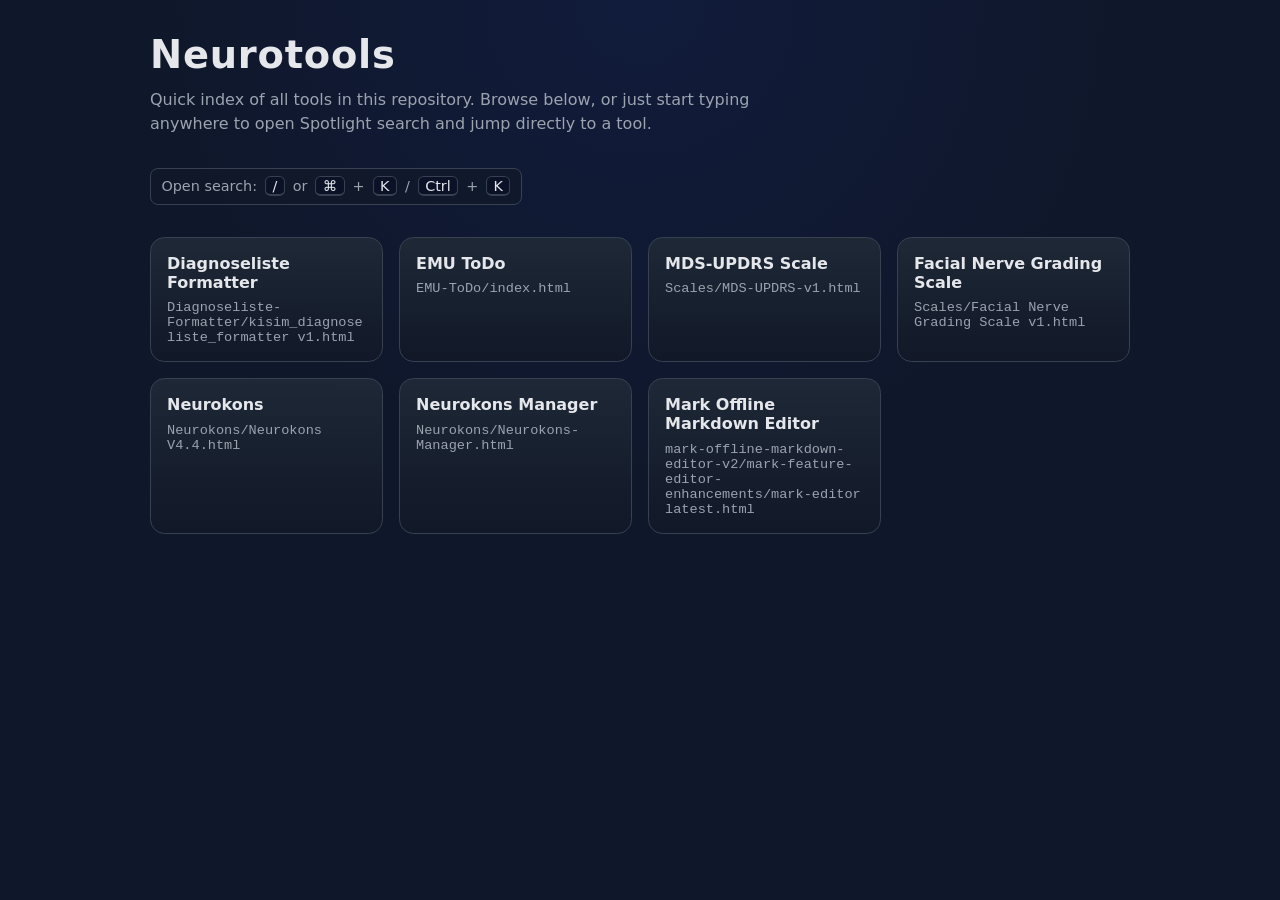
<file: index.html>
<!doctype html>
<html lang="en">
<head>
  <meta charset="UTF-8" />
  <meta name="viewport" content="width=device-width, initial-scale=1" />
  <title>Neurotools</title>
  <style>
    :root {
      color-scheme: dark;
      --bg: #0f172a;
      --surface: #111827;
      --surface-2: #1f2937;
      --text: #e5e7eb;
      --muted: #9ca3af;
      --accent: #60a5fa;
      --accent-2: #3b82f6;
      --border: #374151;
      --shadow: 0 10px 35px rgba(0, 0, 0, 0.4);
    }

    * { box-sizing: border-box; }

    body {
      margin: 0;
      min-height: 100vh;
      font-family: Inter, system-ui, -apple-system, Segoe UI, Roboto, Helvetica, Arial, sans-serif;
      background: radial-gradient(circle at top, #111c3c, var(--bg) 45%);
      color: var(--text);
      padding: 2rem 1rem 4rem;
    }

    .container {
      max-width: 980px;
      margin: 0 auto;
    }

    h1 {
      margin: 0;
      font-size: clamp(1.8rem, 3vw, 2.5rem);
      line-height: 1.2;
      letter-spacing: 0.02em;
    }

    .subtitle {
      margin-top: 0.6rem;
      color: var(--muted);
      max-width: 66ch;
      line-height: 1.5;
    }

    .hint {
      margin-top: 1rem;
      display: inline-flex;
      align-items: center;
      gap: 0.5rem;
      padding: 0.45rem 0.65rem;
      border-radius: 0.5rem;
      border: 1px solid var(--border);
      color: var(--muted);
      background: rgba(17, 24, 39, 0.6);
      font-size: 0.9rem;
    }

    .hint kbd {
      font: inherit;
      border: 1px solid var(--border);
      border-bottom-width: 2px;
      border-radius: 0.35rem;
      padding: 0.05rem 0.4rem;
      color: var(--text);
      background: #0b1227;
    }

    .tools {
      margin-top: 2rem;
      display: grid;
      grid-template-columns: repeat(auto-fit, minmax(220px, 1fr));
      gap: 1rem;
    }

    .tool-card {
      display: block;
      text-decoration: none;
      color: inherit;
      border: 1px solid var(--border);
      background: linear-gradient(180deg, rgba(31, 41, 55, 0.92), rgba(17, 24, 39, 0.95));
      border-radius: 0.9rem;
      padding: 1rem;
      transition: transform 160ms ease, border-color 160ms ease, box-shadow 160ms ease;
    }

    .tool-card:hover,
    .tool-card:focus-visible {
      transform: translateY(-2px);
      border-color: var(--accent-2);
      box-shadow: var(--shadow);
      outline: none;
    }

    .tool-title {
      margin: 0;
      font-size: 1rem;
      font-weight: 650;
    }

    .tool-path {
      margin: 0.55rem 0 0;
      font-size: 0.85rem;
      color: var(--muted);
      font-family: ui-monospace, SFMono-Regular, Menlo, Monaco, Consolas, "Liberation Mono", "Courier New", monospace;
      word-break: break-word;
    }

    .overlay {
      position: fixed;
      inset: 0;
      background: rgba(2, 6, 23, 0.55);
      backdrop-filter: blur(4px);
      display: none;
      align-items: flex-start;
      justify-content: center;
      padding: 12vh 1rem 2rem;
      z-index: 10;
    }

    .overlay.open { display: flex; }

    .spotlight {
      width: min(700px, 100%);
      background: var(--surface);
      border: 1px solid var(--border);
      border-radius: 1rem;
      box-shadow: var(--shadow);
      overflow: hidden;
    }

    #searchInput {
      width: 100%;
      border: 0;
      border-bottom: 1px solid var(--border);
      background: transparent;
      color: var(--text);
      font-size: 1.15rem;
      padding: 1rem 1.1rem;
      outline: none;
    }

    .results {
      max-height: 50vh;
      overflow: auto;
    }

    .result-item {
      width: 100%;
      text-align: left;
      border: 0;
      border-bottom: 1px solid #263142;
      background: transparent;
      color: var(--text);
      padding: 0.8rem 1.1rem;
      cursor: pointer;
    }

    .result-item:last-child { border-bottom: 0; }

    .result-item.active,
    .result-item:hover {
      background: var(--surface-2);
    }

    .result-name {
      display: block;
      font-size: 0.98rem;
      font-weight: 620;
      margin-bottom: 0.25rem;
    }

    .result-path {
      display: block;
      font-size: 0.82rem;
      color: var(--muted);
      font-family: ui-monospace, SFMono-Regular, Menlo, Monaco, Consolas, "Liberation Mono", "Courier New", monospace;
    }

    .empty {
      padding: 1rem 1.1rem;
      color: var(--muted);
    }
  </style>
</head>
<body>
  <main class="container">
    <h1>Neurotools</h1>
    <p class="subtitle">
      Quick index of all tools in this repository. Browse below, or just start typing anywhere to open Spotlight search and jump directly to a tool.
    </p>
    <div class="hint" aria-hidden="true">
      <span>Open search:</span>
      <kbd>/</kbd>
      <span>or</span>
      <kbd>⌘</kbd><span>+</span><kbd>K</kbd>
      <span> / </span>
      <kbd>Ctrl</kbd><span>+</span><kbd>K</kbd>
    </div>

    <section id="toolList" class="tools" aria-label="All tools"></section>
  </main>

  <div id="overlay" class="overlay" role="dialog" aria-modal="true" aria-label="Tool search">
    <div class="spotlight">
      <input id="searchInput" type="text" autocomplete="off" spellcheck="false" placeholder="Search tools…" />
      <div id="results" class="results"></div>
    </div>
  </div>

  <script>
    const tools = [
      { name: 'Diagnoseliste Formatter', path: 'Diagnoseliste-Formatter/kisim_diagnoseliste_formatter v1.html' },
      { name: 'EMU ToDo', path: 'EMU-ToDo/index.html' },
      { name: 'MDS-UPDRS Scale', path: 'Scales/MDS-UPDRS-v1.html' },
      { name: 'Facial Nerve Grading Scale', path: 'Scales/Facial Nerve Grading Scale v1.html' },
      { name: 'Neurokons', path: 'Neurokons/Neurokons V4.4.html' },
      { name: 'Neurokons Manager', path: 'Neurokons/Neurokons-Manager.html' },
      { name: 'Mark Offline Markdown Editor', path: 'mark-offline-markdown-editor-v2/mark-feature-editor-enhancements/mark-editor latest.html' }
    ];

    const listEl = document.getElementById('toolList');
    const overlayEl = document.getElementById('overlay');
    const inputEl = document.getElementById('searchInput');
    const resultsEl = document.getElementById('results');

    let filteredTools = [...tools];
    let activeIndex = 0;

    function renderToolCards() {
      listEl.innerHTML = tools
        .map(tool => `
          <a class="tool-card" href="${tool.path}">
            <h2 class="tool-title">${tool.name}</h2>
            <p class="tool-path">${tool.path}</p>
          </a>
        `)
        .join('');
    }

    function renderResults() {
      if (filteredTools.length === 0) {
        resultsEl.innerHTML = '<div class="empty">No tools match your search.</div>';
        return;
      }

      resultsEl.innerHTML = filteredTools
        .map((tool, index) => `
          <button class="result-item ${index === activeIndex ? 'active' : ''}" data-index="${index}" type="button">
            <span class="result-name">${tool.name}</span>
            <span class="result-path">${tool.path}</span>
          </button>
        `)
        .join('');
    }

    function openSearch(initialText = '') {
      overlayEl.classList.add('open');
      inputEl.value = initialText;
      filterResults();
      requestAnimationFrame(() => inputEl.focus());
    }

    function closeSearch() {
      overlayEl.classList.remove('open');
      inputEl.value = '';
      filteredTools = [...tools];
      activeIndex = 0;
      renderResults();
    }

    function filterResults() {
      const query = inputEl.value.trim().toLowerCase();
      filteredTools = tools.filter(({ name, path }) =>
        name.toLowerCase().includes(query) || path.toLowerCase().includes(query)
      );
      activeIndex = 0;
      renderResults();
    }

    function goToActiveResult() {
      if (!filteredTools.length) return;
      window.location.href = filteredTools[activeIndex].path;
    }

    document.addEventListener('keydown', (event) => {
      const commandK = (event.metaKey || event.ctrlKey) && event.key.toLowerCase() === 'k';
      const slash = event.key === '/';
      const isCharacter = event.key.length === 1 && !event.metaKey && !event.ctrlKey && !event.altKey;

      if (commandK || slash) {
        event.preventDefault();
        openSearch();
        return;
      }

      if (!overlayEl.classList.contains('open') && isCharacter) {
        openSearch(event.key);
        return;
      }

      if (!overlayEl.classList.contains('open')) return;

      if (event.key === 'Escape') {
        closeSearch();
        return;
      }

      if (event.key === 'ArrowDown') {
        event.preventDefault();
        if (!filteredTools.length) return;
        activeIndex = (activeIndex + 1) % filteredTools.length;
        renderResults();
        return;
      }

      if (event.key === 'ArrowUp') {
        event.preventDefault();
        if (!filteredTools.length) return;
        activeIndex = (activeIndex - 1 + filteredTools.length) % filteredTools.length;
        renderResults();
        return;
      }

      if (event.key === 'Enter') {
        event.preventDefault();
        goToActiveResult();
      }
    });

    overlayEl.addEventListener('click', (event) => {
      if (event.target === overlayEl) closeSearch();
    });

    inputEl.addEventListener('input', filterResults);

    resultsEl.addEventListener('click', (event) => {
      const button = event.target.closest('.result-item');
      if (!button) return;
      const index = Number(button.dataset.index);
      if (Number.isNaN(index)) return;
      window.location.href = filteredTools[index].path;
    });

    renderToolCards();
    renderResults();
  </script>
</body>
</html>
</file>
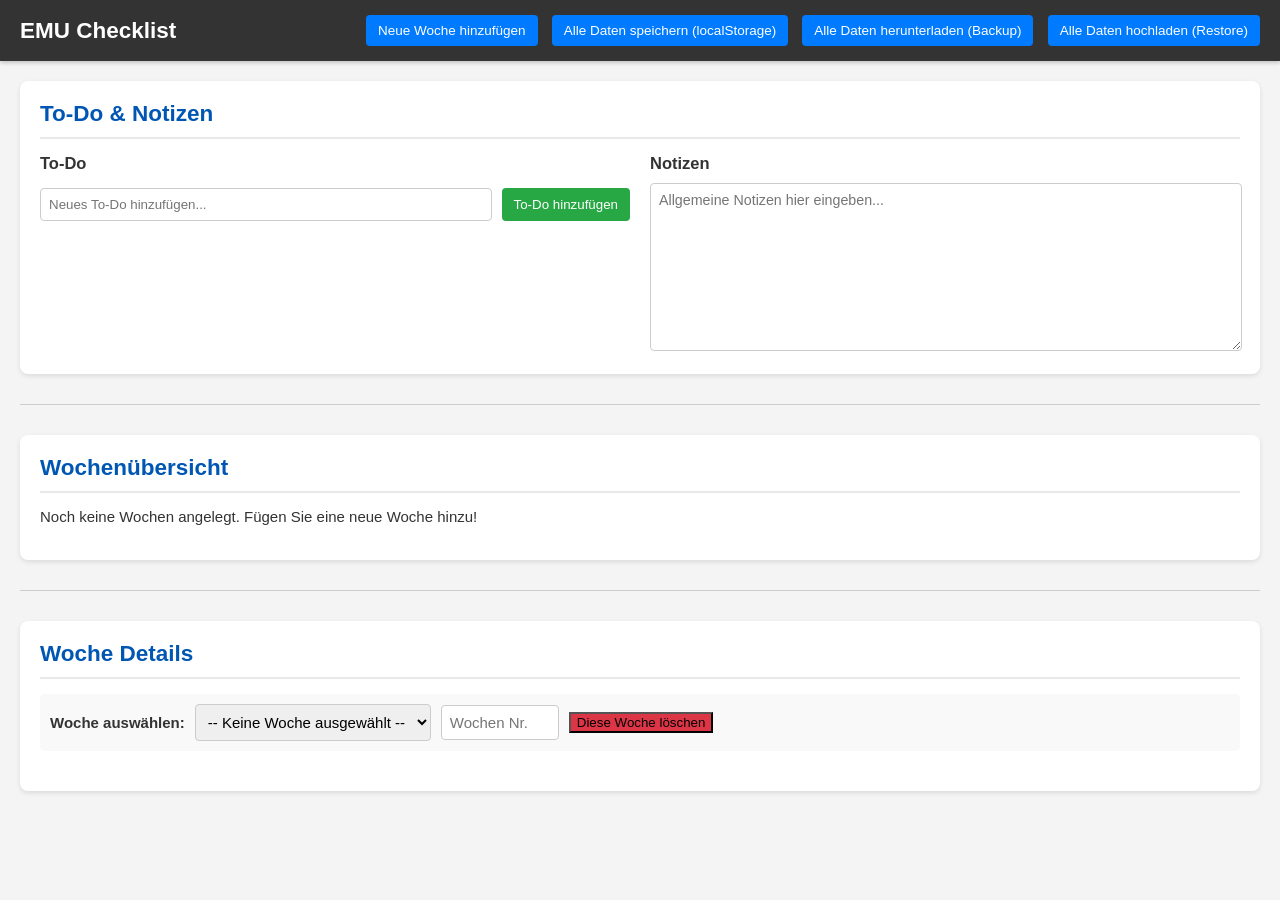
<file: EMU-ToDo/index.html>
<!DOCTYPE html>
<html lang="de">
<head>
    <meta charset="UTF-8">
    <meta name="viewport" content="width=device-width, initial-scale=1.0">
    <title>Checklist EMU</title>
    <link rel="stylesheet" href="style.css">
</head>
<body>
    <header>
        <h1>EMU Checklist</h1>
        <div class="global-controls">
            <button id="addNewWeekButton">Neue Woche hinzufügen</button>
            <button id="saveAllDataButton">Alle Daten speichern (localStorage)</button>
            <button id="downloadDataButton">Alle Daten herunterladen (Backup)</button>
            <label for="uploadDataInput" class="button-like-label">Alle Daten hochladen (Restore)
                <input type="file" id="uploadDataInput" accept=".json" style="display: none;">
            </label>
        </div>
    </header>

    <div class="main-container">
        <section id="generalNotesSection">
            <h2>To-Do & Notizen</h2>
            <div class="general-content-container">
                <div class="general-todos-container">
                    <h3>To-Do</h3>
                    <ul id="generalTodoList" class="task-list general-task-list">
                        <!-- General todos will be rendered here -->
                    </ul>
                    <div class="add-todo-container">
                        <input type="text" id="addTodoInput" placeholder="Neues To-Do hinzufügen...">
                        <button id="addTodoButton">To-Do hinzufügen</button>
                    </div>
                </div>
                <div class="general-notes-container">
                    <h3>Notizen</h3>
                    <textarea id="generalNotesTextarea" placeholder="Allgemeine Notizen hier eingeben..."></textarea>
                </div>
            </div>
        </section>

        <hr class="section-divider">

        <section id="overviewSection">
            <h2>Wochenübersicht</h2>
            <div id="overviewContent">
                <!-- Overview will be rendered here by JS -->
            </div>
        </section>

        <hr class="section-divider">

        <section id="currentWeekSection">
            <h2>Woche Details</h2>
            <div class="week-selector-container">
                <label for="weekSelector">Woche auswählen:</label>
                <select id="weekSelector">
                    <option value="">-- Keine Woche ausgewählt --</option>
                    <!-- Options will be populated by JS -->
                </select>
                <input type="text" id="currentWeekNumberInput" placeholder="Wochen Nr." size="10">
                <button id="deleteWeekButton" class="danger-button">Diese Woche löschen</button>
            </div>

            <div id="currentWeekContent" style="display: none;"> <!-- Hidden until a week is selected -->
                <div class="patient-details-container">
                    <div class="patient-column-editor">
                        Patient 1 Name: <input type="text" id="patient1NameInput" class="patient-name-input">
                        <ul id="pat1Tasks" class="task-list"></ul>
                    </div>
                    <div class="patient-column-editor">
                        Patient 2 Name: <input type="text" id="patient2NameInput" class="patient-name-input">
                        <ul id="pat2Tasks" class="task-list"></ul>
                    </div>
                </div>
            </div>
        </section>
    </div>

    <script src="script.js"></script>
</body>
</html>
</file>
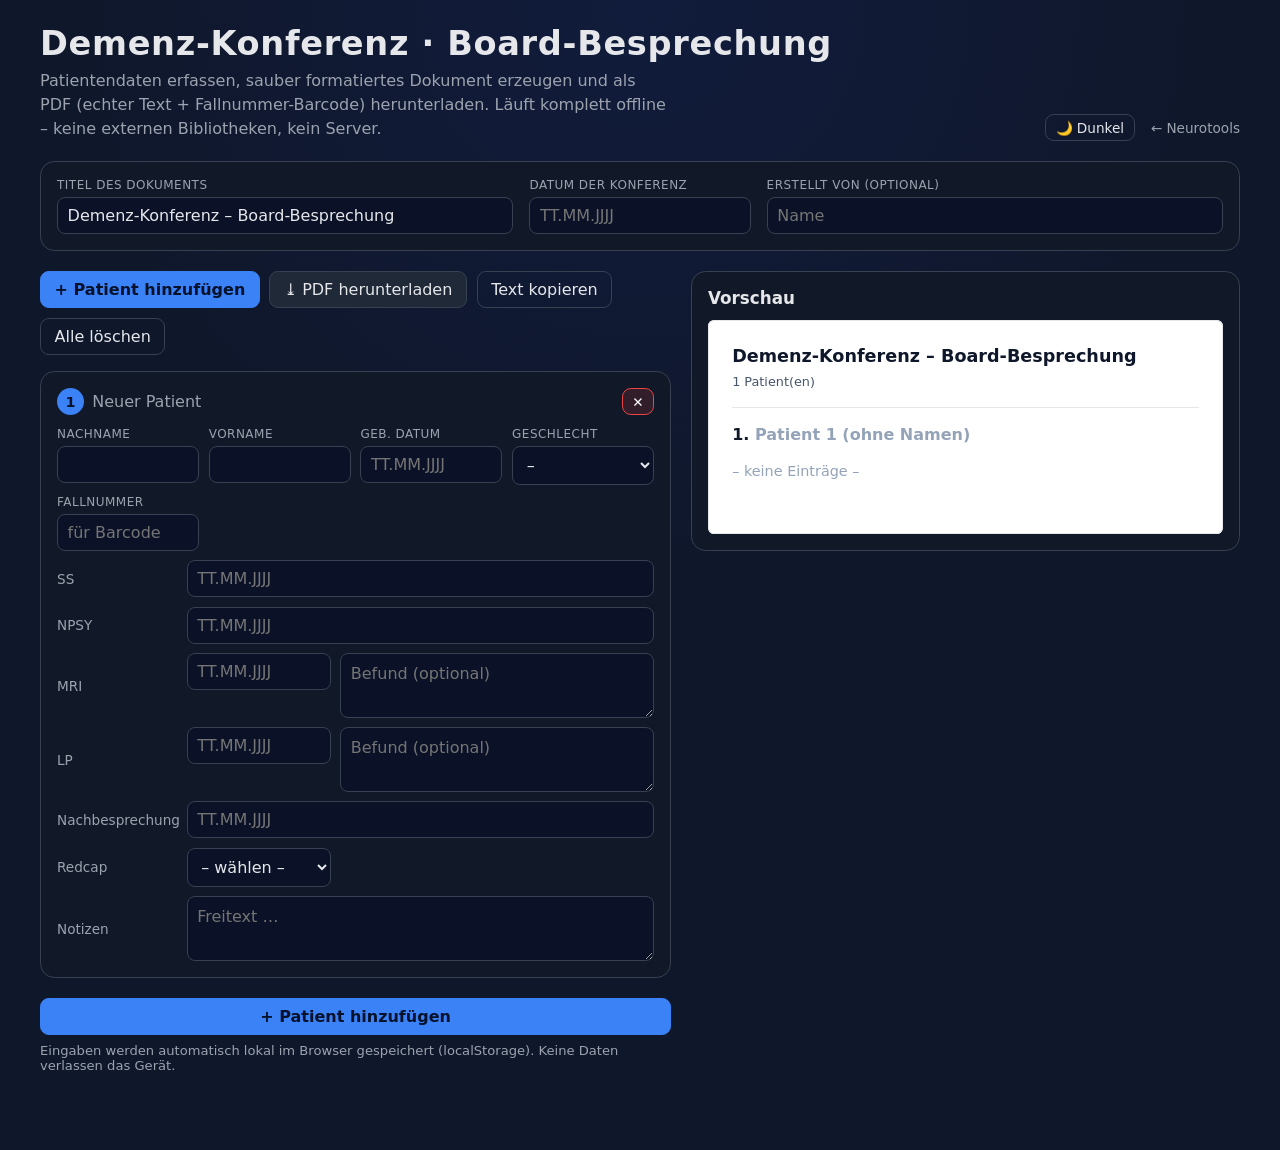
<file: Demenz-Konferenz-Board/DemenzKonferenzBoard.html>
<!doctype html>
<html lang="de">
<head>
  <meta charset="UTF-8" />
  <meta name="viewport" content="width=device-width, initial-scale=1" />
  <title>Demenz-Konferenz · Board-Besprechung</title>
  <style>
    :root {
      color-scheme: dark;
      --bg: #0f172a; --surface: #111827; --surface-2: #1f2937;
      --text: #e5e7eb; --muted: #9ca3af; --accent: #60a5fa; --accent-2: #3b82f6;
      --danger: #ef4444; --border: #374151; --shadow: 0 10px 35px rgba(0,0,0,0.4);
      --input-bg: #0b1227; --page-grad: #111c3c;
    }
    :root[data-theme="light"] {
      color-scheme: light;
      --bg: #f1f5f9; --surface: #ffffff; --surface-2: #f1f5f9;
      --text: #0f172a; --muted: #64748b; --accent: #2563eb; --accent-2: #3b82f6;
      --danger: #dc2626; --border: #d1d5db; --shadow: 0 10px 30px rgba(15,23,42,0.12);
      --input-bg: #ffffff; --page-grad: #e2e8f0;
    }
    * { box-sizing: border-box; }
    body {
      margin: 0; min-height: 100vh;
      font-family: Inter, system-ui, -apple-system, Segoe UI, Roboto, Helvetica, Arial, sans-serif;
      background: radial-gradient(circle at top, var(--page-grad), var(--bg) 45%);
      color: var(--text); padding: 1.5rem 1rem 4rem;
    }
    .container { max-width: 1200px; margin: 0 auto; }
    header.page { display: flex; flex-wrap: wrap; align-items: flex-end; justify-content: space-between; gap: 1rem; margin-bottom: 1.25rem; }
    h1 { margin: 0; font-size: clamp(1.5rem, 3vw, 2.1rem); letter-spacing: 0.02em; }
    .subtitle { margin: 0.4rem 0 0; color: var(--muted); max-width: 62ch; line-height: 1.5; }
    .home-link { color: var(--muted); text-decoration: none; font-size: 0.85rem; }
    .home-link:hover { color: var(--accent); }
    .meta-bar { display: flex; flex-wrap: wrap; gap: 0.75rem 1rem; align-items: flex-end; background: var(--surface); border: 1px solid var(--border); border-radius: 0.9rem; padding: 1rem; margin-bottom: 1.25rem; }
    .field { display: flex; flex-direction: column; gap: 0.3rem; }
    .field.grow { flex: 1 1 220px; }
    .field label { font-size: 0.75rem; color: var(--muted); text-transform: uppercase; letter-spacing: 0.04em; }
    input, select, textarea { font: inherit; color: var(--text); background: var(--input-bg); border: 1px solid var(--border); border-radius: 0.5rem; padding: 0.5rem 0.6rem; outline: none; }
    input:focus, select:focus, textarea:focus { border-color: var(--accent-2); }
    textarea { resize: vertical; min-height: 3.2rem; line-height: 1.45; }
    .layout { display: grid; grid-template-columns: 1fr; gap: 1.25rem; }
    @media (min-width: 1000px) { .layout { grid-template-columns: minmax(0,1.15fr) minmax(0,1fr); } }
    .panel-title { display: flex; align-items: center; justify-content: space-between; margin: 0 0 0.75rem; gap: 0.5rem; }
    .panel-title h2 { margin: 0; font-size: 1.05rem; }
    .patient-card { border: 1px solid var(--border); background: var(--surface); border-radius: 0.9rem; padding: 1rem; margin-bottom: 1rem; }
    .patient-head { display: flex; align-items: center; justify-content: space-between; gap: 0.5rem; margin-bottom: 0.75rem; }
    .patient-head .idx { width: 1.7rem; height: 1.7rem; flex: 0 0 auto; display: grid; place-items: center; border-radius: 50%; background: var(--accent-2); color: #06122b; font-weight: 700; font-size: 0.9rem; }
    .patient-head .name-preview { font-weight: 650; flex: 1; min-width: 0; }
    .patient-head .name-preview .ph { color: var(--muted); font-weight: 400; }
    .grid-2 { display: grid; grid-template-columns: repeat(auto-fit, minmax(140px, 1fr)); gap: 0.6rem; }
    .grid-rows { display: grid; gap: 0.6rem; margin-top: 0.6rem; }
    .row-line { display: grid; grid-template-columns: 7.5rem 1fr; gap: 0.6rem; align-items: start; }
    .row-line > label { align-self: center; font-size: 0.85rem; color: var(--muted); }
    .mri-line { grid-template-columns: 7.5rem 9rem 1fr; }
    @media (max-width: 560px) { .row-line, .mri-line { grid-template-columns: 1fr; } .row-line > label { align-self: start; } }
    .barcode-box { margin-top: 0.75rem; padding: 0.6rem; background: #fff; border-radius: 0.5rem; display: inline-flex; flex-direction: column; align-items: center; }
    .barcode-box svg { display: block; }
    .btn { font: inherit; cursor: pointer; border-radius: 0.55rem; border: 1px solid var(--border); background: var(--surface-2); color: var(--text); padding: 0.5rem 0.85rem; transition: background 140ms ease, border-color 140ms ease, transform 120ms ease; display: inline-flex; align-items: center; gap: 0.4rem; }
    .btn:hover { border-color: var(--accent-2); }
    .btn:active { transform: translateY(1px); }
    .btn.primary { background: var(--accent-2); border-color: var(--accent-2); color: #06122b; font-weight: 650; }
    .btn.primary:hover { background: var(--accent); }
    .btn.ghost { background: transparent; }
    .btn.danger { color: #fff; border-color: var(--danger); background: rgba(239,68,68,0.15); padding: 0.3rem 0.55rem; }
    .btn.danger:hover { background: var(--danger); }
    .btn.small { padding: 0.3rem 0.6rem; font-size: 0.85rem; }
    .toolbar { display: flex; flex-wrap: wrap; gap: 0.6rem; margin-bottom: 1rem; }
    .preview-wrap { position: sticky; top: 1rem; background: var(--surface); border: 1px solid var(--border); border-radius: 0.9rem; padding: 1rem; }
    .paper { background: #fff; color: #111827; border-radius: 0.4rem; padding: 1.4rem 1.5rem; max-height: 70vh; overflow: auto; font-size: 0.9rem; line-height: 1.5; box-shadow: inset 0 0 0 1px #e5e7eb; }
    .paper h3 { margin: 0 0 0.2rem; font-size: 1.1rem; color: #0f172a; }
    .paper .doc-meta { color: #475569; font-size: 0.8rem; margin-bottom: 1rem; }
    .paper .p-block { padding: 0.9rem 0; border-top: 1px solid #e5e7eb; }
    .paper .p-block:first-of-type { border-top: 0; }
    .paper .p-name { font-weight: 700; font-size: 1rem; margin: 0 0 0.15rem; }
    .paper .p-demo { color: #475569; font-size: 0.82rem; margin: 0 0 0.5rem; }
    .paper ul { margin: 0.3rem 0; padding-left: 1.1rem; }
    .paper li { margin: 0.1rem 0; }
    .paper .lbl { font-weight: 600; }
    .paper .notes { margin-top: 0.5rem; white-space: pre-wrap; }
    .paper .badge { display: inline-block; padding: 0.05rem 0.45rem; border-radius: 0.4rem; font-size: 0.78rem; font-weight: 600; }
    .badge.ok { background: #dcfce7; color: #166534; }
    .badge.warn { background: #fef9c3; color: #854d0e; }
    .badge.todo { background: #fee2e2; color: #991b1b; }
    .badge.neutral { background: #e5e7eb; color: #374151; }
    .paper .pv-barcode { margin-top: 0.5rem; }
    .paper .muted-empty { color: #94a3b8; }
    .hint { color: var(--muted); font-size: 0.82rem; margin-top: 0.5rem; }
    .empty-state { color: var(--muted); padding: 2rem 1rem; text-align: center; border: 1px dashed var(--border); border-radius: 0.9rem; }
    .toast { position: fixed; bottom: 1.25rem; left: 50%; transform: translateX(-50%) translateY(2rem); background: var(--surface-2); color: var(--text); border: 1px solid var(--border); padding: 0.6rem 1rem; border-radius: 0.6rem; box-shadow: var(--shadow); opacity: 0; pointer-events: none; transition: opacity 200ms ease, transform 200ms ease; z-index: 50; }
    .toast.show { opacity: 1; transform: translateX(-50%) translateY(0); }
  </style>
</head>
<body>
  <main class="container">
    <header class="page">
      <div>
        <h1>Demenz-Konferenz · Board-Besprechung</h1>
        <p class="subtitle">Patientendaten erfassen, sauber formatiertes Dokument erzeugen und als PDF (echter Text + Fallnummer-Barcode) herunterladen. Läuft komplett offline – keine externen Bibliotheken, kein Server.</p>
      </div>
      <div style="display:flex; align-items:center; gap:1rem;">
        <button class="btn ghost small" id="themeToggle" type="button" title="Hell/Dunkel umschalten" aria-label="Theme umschalten">🌙 Dunkel</button>
        <a class="home-link" href="../index.html">← Neurotools</a>
      </div>
    </header>

    <div class="meta-bar">
      <div class="field grow">
        <label for="confTitle">Titel des Dokuments</label>
        <input id="confTitle" type="text" value="Demenz-Konferenz – Board-Besprechung" />
      </div>
      <div class="field">
        <label for="confDate">Datum der Konferenz</label>
        <input id="confDate" type="text" placeholder="TT.MM.JJJJ" />
      </div>
      <div class="field grow">
        <label for="confAuthor">Erstellt von (optional)</label>
        <input id="confAuthor" type="text" placeholder="Name" />
      </div>
    </div>

    <div class="layout">
      <section>
        <div class="toolbar">
          <button class="btn primary" id="addPatient">+ Patient hinzufügen</button>
          <button class="btn" id="downloadPdf">⤓ PDF herunterladen</button>
          <button class="btn ghost" id="copyText">Text kopieren</button>
          <button class="btn ghost" id="clearAll">Alle löschen</button>
        </div>
        <div id="patients"></div>
        <button class="btn primary" id="addPatientBottom" style="width:100%; justify-content:center; margin-top:0.25rem;">+ Patient hinzufügen</button>
        <p class="hint">Eingaben werden automatisch lokal im Browser gespeichert (localStorage). Keine Daten verlassen das Gerät.</p>
      </section>

      <section>
        <div class="preview-wrap">
          <div class="panel-title"><h2>Vorschau</h2></div>
          <div class="paper" id="paper"></div>
        </div>
      </section>
    </div>
  </main>

  <div class="toast" id="toast"></div>

  <script>
  (function () {
    "use strict";

    /* =========================================================
       Code 128 (Subset B) encoder — dependency free.
       Returns the bar/space module pattern as an array of
       integers (module widths), starting with a bar.
       ========================================================= */
    const C128 = [
      "212222","222122","222221","121223","121322","131222","122213","122312","132212","221213",
      "221312","231212","112232","122132","122231","113222","123122","123221","223211","221132",
      "221231","213212","223112","312131","311222","321122","321221","312212","322112","322211",
      "212123","212321","232121","111323","131123","131321","112313","132113","132311","211313",
      "231113","231311","112133","112331","132131","113123","113321","133121","313121","211331",
      "231131","213113","213311","213131","311123","311321","331121","312113","312311","332111",
      "314111","221411","431111","111224","111422","121124","121421","141122","141221","112214",
      "112412","122114","122411","142112","142211","241211","221114","413111","241112","134111",
      "111242","121142","121241","114212","124112","124211","411212","421112","421211","212141",
      "214121","412121","111143","111341","131141","114113","114311","411113","411311","113141",
      "114131","311141","411131","211412","211214","211232","233111"
    ];
    const C128_STOP = "2331112"; // 7 modules

    // Encode a string with Code128-B. Returns { widths:[w...], total:int } or null.
    function code128bPattern(input) {
      const s = String(input);
      for (let i = 0; i < s.length; i++) {
        const c = s.charCodeAt(i);
        if (c < 32 || c > 126) return null;
      }
      const codes = [104]; // Start B
      let checksum = 104;
      for (let i = 0; i < s.length; i++) {
        const v = s.charCodeAt(i) - 32;
        codes.push(v);
        checksum += v * (i + 1);
      }
      codes.push(checksum % 103);
      const widths = [];
      codes.forEach((code) => {
        const pat = C128[code];
        for (let k = 0; k < pat.length; k++) widths.push(parseInt(pat[k], 10));
      });
      for (let k = 0; k < C128_STOP.length; k++) widths.push(parseInt(C128_STOP[k], 10));
      const total = widths.reduce((a, b) => a + b, 0);
      return { widths, total };
    }

    // Build an SVG element for on-screen display.
    function barcodeSVG(value, opts) {
      const o = Object.assign({ moduleW: 1.7, height: 40, fontSize: 12, quiet: 10, showText: true }, opts || {});
      const enc = code128bPattern(value);
      if (!enc) return null;
      const w = (enc.total + o.quiet * 2) * o.moduleW;
      const textH = o.showText ? o.fontSize + 4 : 0;
      const h = o.height + textH;
      const svgNS = "http://www.w3.org/2000/svg";
      const svg = document.createElementNS(svgNS, "svg");
      svg.setAttribute("width", w.toFixed(1));
      svg.setAttribute("height", h.toFixed(1));
      svg.setAttribute("viewBox", `0 0 ${w.toFixed(1)} ${h.toFixed(1)}`);
      const bg = document.createElementNS(svgNS, "rect");
      bg.setAttribute("x", "0"); bg.setAttribute("y", "0");
      bg.setAttribute("width", w.toFixed(1)); bg.setAttribute("height", h.toFixed(1));
      bg.setAttribute("fill", "#ffffff");
      svg.appendChild(bg);
      let x = o.quiet * o.moduleW;
      let isBar = true;
      enc.widths.forEach((mw) => {
        const segW = mw * o.moduleW;
        if (isBar) {
          const r = document.createElementNS(svgNS, "rect");
          r.setAttribute("x", x.toFixed(2));
          r.setAttribute("y", "0");
          r.setAttribute("width", segW.toFixed(2));
          r.setAttribute("height", o.height.toFixed(1));
          r.setAttribute("fill", "#000000");
          svg.appendChild(r);
        }
        x += segW;
        isBar = !isBar;
      });
      if (o.showText) {
        const t = document.createElementNS(svgNS, "text");
        t.setAttribute("x", (w / 2).toFixed(1));
        t.setAttribute("y", (h - 2).toFixed(1));
        t.setAttribute("text-anchor", "middle");
        t.setAttribute("font-family", "monospace");
        t.setAttribute("font-size", o.fontSize);
        t.setAttribute("fill", "#000000");
        t.textContent = String(value);
        svg.appendChild(t);
      }
      return svg;
    }

    /* =========================================================
       Minimal PDF writer — dependency free.
       Real, selectable text (Helvetica, WinAnsi) and vector
       barcode bars (filled rectangles). Standard 14 fonts, no
       embedding. Top-left cursor API in points.
       ========================================================= */
    function byteLen(str) { return str.length; } // content kept within single-byte chars

    // Unicode → WinAnsi (CP1252) byte map for the typography we emit/accept.
    const WINANSI_HIGH = {
      0x20AC: 0x80, 0x201A: 0x82, 0x0192: 0x83, 0x201E: 0x84, 0x2026: 0x85,
      0x2020: 0x86, 0x2021: 0x87, 0x02C6: 0x88, 0x2030: 0x89, 0x0160: 0x8A,
      0x2039: 0x8B, 0x0152: 0x8C, 0x017D: 0x8E, 0x2018: 0x91, 0x2019: 0x92,
      0x201C: 0x93, 0x201D: 0x94, 0x2022: 0x95, 0x2013: 0x96, 0x2014: 0x97,
      0x02DC: 0x98, 0x2122: 0x99, 0x0161: 0x9A, 0x203A: 0x9B, 0x0153: 0x9C,
      0x017E: 0x9E, 0x0178: 0x9F
    };

    function PDFDoc(pageW, pageH) {
      const pages = [];
      let cur = null;
      function newPage() { cur = []; pages.push(cur); }
      newPage();

      function pdfString(str) {
        let out = "";
        for (let i = 0; i < str.length; i++) {
          let code = str.charCodeAt(i);
          if (code > 255) code = WINANSI_HIGH[code] || 63; // map common typography → CP1252 byte
          const ch = String.fromCharCode(code);
          if (ch === "(" || ch === ")" || ch === "\\") out += "\\" + ch;
          else out += ch;
        }
        return out;
      }

      const api = {
        pageW, pageH,
        addPage() { newPage(); },
        pageCount() { return pages.length; },
        text(x, yTop, str, opts) {
          opts = opts || {};
          const font = opts.bold ? "/F2" : "/F1";
          const size = opts.size || 10;
          const col = opts.color || [0, 0, 0];
          const y = pageH - yTop;
          cur.push(`${col[0]} ${col[1]} ${col[2]} rg`);
          cur.push("BT");
          cur.push(`${font} ${size} Tf`);
          cur.push(`1 0 0 1 ${x.toFixed(2)} ${y.toFixed(2)} Tm`);
          cur.push(`(${pdfString(str)}) Tj`);
          cur.push("ET");
        },
        rect(x, yTop, w, h, color) {
          const c = color || [0, 0, 0];
          const y = pageH - yTop - h;
          cur.push(`${c[0]} ${c[1]} ${c[2]} rg`);
          cur.push(`${x.toFixed(2)} ${y.toFixed(2)} ${w.toFixed(2)} ${h.toFixed(2)} re f`);
        },
        line(x1, yTop, x2, color, width) {
          const c = color || [0.78, 0.8, 0.84];
          const y = pageH - yTop;
          cur.push(`${c[0]} ${c[1]} ${c[2]} RG`);
          cur.push(`${(width || 0.4).toFixed(2)} w`);
          cur.push(`${x1.toFixed(2)} ${y.toFixed(2)} m ${x2.toFixed(2)} ${y.toFixed(2)} l S`);
        },
        barcode(x, yTop, value, opts) {
          opts = opts || {};
          const enc = code128bPattern(value);
          if (!enc) return null;
          const moduleW = opts.moduleW || 1.0;
          const height = opts.height || 28;
          const quiet = opts.quiet != null ? opts.quiet : 10;
          const fontSize = opts.fontSize || 8;
          const showText = opts.showText !== false;
          let cx = x + quiet * moduleW;
          let isBar = true;
          enc.widths.forEach((mw) => {
            const segW = mw * moduleW;
            if (isBar) api.rect(cx, yTop, segW, height, [0, 0, 0]);
            cx += segW;
            isBar = !isBar;
          });
          const totalW = (enc.total + quiet * 2) * moduleW;
          let totalH = height;
          if (showText) {
            const label = String(value);
            const lw = api.textWidth(label, fontSize, false);
            api.text(x + (totalW - lw) / 2, yTop + height + fontSize, label, { size: fontSize });
            totalH += fontSize + 2;
          }
          return { w: totalW, h: totalH };
        },
        textWidth(str, size, bold) {
          const tbl = bold ? HELV_BOLD_W : HELV_W;
          let w = 0;
          for (let i = 0; i < str.length; i++) {
            let c = str.charCodeAt(i);
            if (c > 255) c = WINANSI_HIGH[c] || 63;
            w += (tbl[c] != null ? tbl[c] : 556);
          }
          return (w / 1000) * size;
        },
        build() {
          const nCatalog = 1, nPages = 2, nF1 = 3, nF2 = 4;
          const pageObjNums = [], contentObjNums = [];
          let next = 5;
          pages.forEach(() => { pageObjNums.push(next++); contentObjNums.push(next++); });

          const slots = {};
          slots[nCatalog] = `<< /Type /Catalog /Pages ${nPages} 0 R >>`;
          slots[nPages] = `<< /Type /Pages /Kids [${pageObjNums.map(n => n + " 0 R").join(" ")}] /Count ${pages.length} >>`;
          slots[nF1] = `<< /Type /Font /Subtype /Type1 /BaseFont /Helvetica /Encoding /WinAnsiEncoding >>`;
          slots[nF2] = `<< /Type /Font /Subtype /Type1 /BaseFont /Helvetica-Bold /Encoding /WinAnsiEncoding >>`;
          pages.forEach((ops, i) => {
            const content = ops.join("\n");
            slots[pageObjNums[i]] = `<< /Type /Page /Parent ${nPages} 0 R /MediaBox [0 0 ${pageW} ${pageH}] /Resources << /Font << /F1 ${nF1} 0 R /F2 ${nF2} 0 R >> >> /Contents ${contentObjNums[i]} 0 R >>`;
            slots[contentObjNums[i]] = `<< /Length ${byteLen(content)} >>\nstream\n${content}\nendstream`;
          });

          const totalObjs = next - 1;
          let pdf = "%PDF-1.4\n%âãÏÓ\n";
          const offsets = new Array(totalObjs + 1).fill(0);
          for (let n = 1; n <= totalObjs; n++) {
            offsets[n] = byteLen(pdf);
            pdf += `${n} 0 obj\n${slots[n]}\nendobj\n`;
          }
          const xrefPos = byteLen(pdf);
          pdf += `xref\n0 ${totalObjs + 1}\n`;
          pdf += "0000000000 65535 f \n";
          for (let n = 1; n <= totalObjs; n++) {
            pdf += String(offsets[n]).padStart(10, "0") + " 00000 n \n";
          }
          pdf += `trailer\n<< /Size ${totalObjs + 1} /Root ${nCatalog} 0 R >>\nstartxref\n${xrefPos}\n%%EOF`;
          return pdf;
        }
      };
      return api;
    }

    // Helvetica advance-width tables (WinAnsi index → width/1000); 556 default.
    function buildWidthTable(pairs) {
      const t = new Array(256).fill(556);
      pairs.forEach(([i, w]) => { t[i] = w; });
      return t;
    }
    const HELV_W = buildWidthTable([
      [32,278],[33,278],[34,355],[35,556],[36,556],[37,889],[38,667],[39,191],[40,333],[41,333],
      [42,389],[43,584],[44,278],[45,333],[46,278],[47,278],[48,556],[49,556],[50,556],[51,556],
      [52,556],[53,556],[54,556],[55,556],[56,556],[57,556],[58,278],[59,278],[60,584],[61,584],
      [62,584],[63,556],[64,1015],[65,667],[66,667],[67,722],[68,722],[69,667],[70,611],[71,778],
      [72,722],[73,278],[74,500],[75,667],[76,556],[77,833],[78,722],[79,778],[80,667],[81,778],
      [82,722],[83,667],[84,611],[85,722],[86,667],[87,944],[88,667],[89,667],[90,611],[91,278],
      [92,278],[93,278],[94,469],[95,556],[96,333],[97,556],[98,556],[99,500],[100,556],[101,556],
      [102,278],[103,556],[104,556],[105,222],[106,222],[107,500],[108,222],[109,833],[110,556],
      [111,556],[112,556],[113,556],[114,333],[115,500],[116,278],[117,556],[118,500],[119,722],
      [120,500],[121,500],[122,500],[123,334],[124,260],[125,334],[126,584],
      [196,667],[214,778],[220,722],[223,611],[228,556],[246,556],[252,556]
    ]);
    const HELV_BOLD_W = buildWidthTable([
      [32,278],[33,333],[34,474],[35,556],[36,556],[37,889],[38,722],[39,238],[40,333],[41,333],
      [42,389],[43,584],[44,278],[45,333],[46,278],[47,278],[48,556],[49,556],[50,556],[51,556],
      [52,556],[53,556],[54,556],[55,556],[56,556],[57,556],[58,333],[59,333],[60,584],[61,584],
      [62,584],[63,611],[64,975],[65,722],[66,722],[67,722],[68,722],[69,667],[70,611],[71,778],
      [72,722],[73,278],[74,556],[75,722],[76,611],[77,833],[78,722],[79,778],[80,667],[81,778],
      [82,722],[83,667],[84,611],[85,722],[86,667],[87,944],[88,667],[89,667],[90,611],[91,333],
      [92,278],[93,333],[94,584],[95,556],[96,333],[97,556],[98,611],[99,556],[100,611],[101,556],
      [102,333],[103,611],[104,611],[105,278],[106,278],[107,556],[108,278],[109,889],[110,611],
      [111,611],[112,611],[113,611],[114,389],[115,556],[116,333],[117,611],[118,556],[119,778],
      [120,556],[121,556],[122,500],[123,389],[124,280],[125,389],[126,584],
      [196,722],[214,778],[220,722],[223,611],[228,556],[246,611],[252,611]
    ]);

    /* =========================================================
       App state & logic
       ========================================================= */
    const REDCAP_OPTIONS = ["", "angelegt", "noch anzulegen", "kein Konsens", "other"];
    const ROWS = [
      { key: "ss", label: "SS" },
      { key: "npsy", label: "NPSY" },
      { label: "MRI", dateKey: "mriDate", befundKey: "mriBefund" },
      { label: "LP", dateKey: "lp", befundKey: "lpBefund" },
      { key: "nachbesprechung", label: "Nachbesprechung" }
    ];
    const STORAGE_KEY = "demenz-konferenz-board-v1";
    const $ = (s, el = document) => el.querySelector(s);
    const esc = (s) => String(s == null ? "" : s).replace(/[&<>"']/g, (c) => (
      { "&": "&amp;", "<": "&lt;", ">": "&gt;", '"': "&quot;", "'": "&#39;" }[c]));
    const escBr = (s) => esc(s).replace(/\n/g, "<br>"); // preserve line breaks in HTML

    function blankPatient() {
      return { id: "p" + Math.random().toString(36).slice(2, 9), vorname: "", nachname: "",
        geburtsdatum: "", sex: "", fallnummer: "", ss: "", npsy: "", lp: "", lpBefund: "",
        nachbesprechung: "", mriDate: "", mriBefund: "", redcap: "", redcapOther: "", redcapRecordId: "", notizen: "" };
    }
    let state = { title: "", date: "", author: "", patients: [] };

    function load() {
      try {
        const raw = localStorage.getItem(STORAGE_KEY);
        if (raw) {
          const d = JSON.parse(raw);
          state.title = d.title || ""; state.date = d.date || ""; state.author = d.author || "";
          state.patients = Array.isArray(d.patients) ? d.patients : [];
        }
      } catch (e) {}
      if (!state.patients.length) state.patients = [blankPatient()];
    }
    let saveTimer = null;
    function save() {
      clearTimeout(saveTimer);
      saveTimer = setTimeout(() => { try { localStorage.setItem(STORAGE_KEY, JSON.stringify(state)); } catch (e) {} }, 200);
    }

    function patientCard(p, index) {
      const nameLabel = (p.nachname || p.vorname)
        ? `${esc(p.nachname)}${p.nachname && p.vorname ? ", " : ""}${esc(p.vorname)}`
        : '<span class="ph">Neuer Patient</span>';
      const rowsHtml = ROWS.map((r) => {
        if (r.befundKey) {
          return `<div class="row-line mri-line"><label>${r.label}</label>
            <input type="text" data-field="${r.dateKey}" placeholder="TT.MM.JJJJ" value="${esc(p[r.dateKey])}" />
            <textarea data-field="${r.befundKey}" rows="2" placeholder="Befund (optional)">${esc(p[r.befundKey])}</textarea></div>`;
        }
        return `<div class="row-line"><label>${r.label}</label>
            <input type="text" data-field="${r.key}" placeholder="TT.MM.JJJJ" value="${esc(p[r.key])}" /></div>`;
      }).join("");
      const redcapOpts = REDCAP_OPTIONS.map((o) =>
        `<option value="${esc(o)}"${o === p.redcap ? " selected" : ""}>${o === "" ? "– wählen –" : esc(o)}</option>`).join("");
      const redcapOtherHtml = `<input type="text" data-field="redcapOther" placeholder="Freitext (optional)" value="${esc(p.redcapOther)}" style="${p.redcap === "other" ? "" : "display:none"}" />`;
      const redcapRecordIdHtml = `<input type="text" data-field="redcapRecordId" placeholder="Record-ID" value="${esc(p.redcapRecordId)}" style="${p.redcap === "angelegt" ? "" : "display:none"}" />`;
      const card = document.createElement("div");
      card.className = "patient-card";
      card.dataset.id = p.id;
      card.innerHTML = `
        <div class="patient-head">
          <span class="idx">${index + 1}</span>
          <span class="name-preview">${nameLabel}</span>
          <button class="btn danger small" data-action="remove" title="Patient entfernen">✕</button>
        </div>
        <div class="grid-2">
          <div class="field"><label>Nachname</label><input type="text" data-field="nachname" value="${esc(p.nachname)}" /></div>
          <div class="field"><label>Vorname</label><input type="text" data-field="vorname" value="${esc(p.vorname)}" /></div>
          <div class="field"><label>Geb. Datum</label><input type="text" data-field="geburtsdatum" placeholder="TT.MM.JJJJ" value="${esc(p.geburtsdatum)}" /></div>
          <div class="field"><label>Geschlecht</label>
            <select data-field="sex">
              <option value=""${p.sex === "" ? " selected" : ""}>–</option>
              <option value="M"${p.sex === "M" ? " selected" : ""}>M</option>
              <option value="F"${p.sex === "F" ? " selected" : ""}>F</option>
            </select></div>
          <div class="field"><label>Fallnummer</label><input type="text" data-field="fallnummer" placeholder="für Barcode" value="${esc(p.fallnummer)}" /></div>
        </div>
        <div class="grid-rows">
          ${rowsHtml}
          <div class="row-line mri-line"><label>Redcap</label><select data-field="redcap">${redcapOpts}</select>${redcapOtherHtml}${redcapRecordIdHtml}</div>
          <div class="row-line" style="grid-template-columns: 7.5rem 1fr;"><label>Notizen</label>
            <textarea data-field="notizen" rows="2" placeholder="Freitext …">${esc(p.notizen)}</textarea></div>
        </div>
        <div class="barcode-host"></div>`;
      renderCardBarcode(card, p);
      return card;
    }

    function renderCardBarcode(card, p) {
      const host = $(".barcode-host", card);
      host.innerHTML = "";
      if (p.fallnummer && p.fallnummer.trim()) {
        const svg = barcodeSVG(p.fallnummer.trim(), { height: 42 });
        if (svg) { const box = document.createElement("div"); box.className = "barcode-box"; box.appendChild(svg); host.appendChild(box); }
      }
    }

    function renderEditor() {
      const wrap = $("#patients");
      wrap.innerHTML = "";
      if (!state.patients.length) {
        const e = document.createElement("div");
        e.className = "empty-state";
        e.textContent = "Noch keine Patienten. Mit „+ Patient hinzufügen“ starten.";
        wrap.appendChild(e);
        return;
      }
      state.patients.forEach((p, i) => wrap.appendChild(patientCard(p, i)));
    }

    // effective Redcap text ("other" → free text, fallback to "other")
    function redcapText(p) {
      if (!p.redcap) return "";
      if (p.redcap === "other") return (p.redcapOther && p.redcapOther.trim()) ? p.redcapOther.trim() : "other";
      if (p.redcap === "angelegt") {
        return "angelegt" + (p.redcapRecordId && p.redcapRecordId.trim() ? " (Record-ID: " + p.redcapRecordId.trim() + ")" : "");
      }
      return p.redcap;
    }
    function redcapBadge(p) {
      if (!p.redcap) return "";
      const cls = p.redcap === "angelegt" ? "ok"
        : (p.redcap === "kein Konsens" ? "warn"
        : (p.redcap === "noch anzulegen" ? "todo" : "neutral"));
      return `<span class="badge ${cls}">${esc(redcapText(p))}</span>`;
    }
    function demoLine(p) {
      const parts = [];
      if (p.geburtsdatum) parts.push("geb. " + esc(p.geburtsdatum));
      if (p.sex) parts.push("(" + esc(p.sex) + ")");
      if (p.fallnummer) parts.push("Fall-Nr. " + esc(p.fallnummer));
      return parts.join(" · ");
    }
    function previewPatient(p, i) {
      const fullName = (p.nachname || p.vorname)
        ? `${esc(p.nachname)}${p.nachname && p.vorname ? ", " : ""}${esc(p.vorname)}`
        : `<span class="muted-empty">Patient ${i + 1} (ohne Namen)</span>`;
      const items = [];
      if (p.ss) items.push(`<li><span class="lbl">SS:</span> ${esc(p.ss)}</li>`);
      if (p.npsy) items.push(`<li><span class="lbl">NPSY:</span> ${esc(p.npsy)}</li>`);
      if (p.mriDate || p.mriBefund) {
        let mri = "";
        if (p.mriDate) mri += " " + esc(p.mriDate);
        if (p.mriBefund) mri += (p.mriDate ? " &gt; " : " ") + escBr(p.mriBefund);
        items.push(`<li><span class="lbl">MRI:</span>${mri}</li>`);
      }
      if (p.lp || p.lpBefund) {
        let lp = "LP:";
        if (p.lp) lp += " " + esc(p.lp);
        if (p.lpBefund) lp += (p.lp ? " &gt; " : " ") + escBr(p.lpBefund);
        items.push(`<li><span class="lbl">${lp}</span></li>`);
      }
      if (p.nachbesprechung) items.push(`<li><span class="lbl">Nachbesprechung:</span> ${esc(p.nachbesprechung)}</li>`);
      if (p.redcap) items.push(`<li><span class="lbl">Redcap:</span> ${redcapBadge(p)}</li>`);
      let barcodeHtml = "";
      if (p.fallnummer && p.fallnummer.trim()) {
        const svg = barcodeSVG(p.fallnummer.trim(), { height: 34, fontSize: 11 });
        if (svg) barcodeHtml = `<div class="pv-barcode">${svg.outerHTML}</div>`;
      }
      return `<div class="p-block">
          <p class="p-name">${i + 1}. ${fullName}</p>
          <p class="p-demo">${demoLine(p)}</p>
          ${items.length ? `<ul>${items.join("")}</ul>` : `<p class="muted-empty">– keine Einträge –</p>`}
          ${p.notizen ? `<div class="notes"><span class="lbl">Notizen:</span> ${esc(p.notizen)}</div>` : ""}
          ${barcodeHtml}
        </div>`;
    }
    function renderPreview() {
      const paper = $("#paper");
      const metaBits = [];
      if (state.date) metaBits.push("Datum: " + esc(state.date));
      if (state.author) metaBits.push("Erstellt von: " + esc(state.author));
      metaBits.push(state.patients.length + " Patient(en)");
      paper.innerHTML = `
        <h3>${esc(state.title) || "Demenz-Konferenz"}</h3>
        <div class="doc-meta">${metaBits.join(" · ")}</div>
        ${state.patients.map(previewPatient).join("")}`;
    }
    function renderAll() { renderEditor(); renderPreview(); save(); }

    function buildPlainText() {
      const L = [];
      L.push((state.title || "Demenz-Konferenz").toUpperCase());
      const sub = [];
      if (state.date) sub.push("Datum: " + state.date);
      if (state.author) sub.push("Erstellt von: " + state.author);
      if (sub.length) L.push(sub.join("  |  "));
      L.push("");
      state.patients.forEach((p, i) => {
        const name = `${p.nachname}${p.nachname && p.vorname ? ", " : ""}${p.vorname}`.trim() || `Patient ${i + 1}`;
        const demo = [];
        if (p.geburtsdatum) demo.push("geb. " + p.geburtsdatum);
        if (p.sex) demo.push("(" + p.sex + ")");
        if (p.fallnummer) demo.push("Fall-Nr. " + p.fallnummer);
        L.push(`${i + 1}. ${name}${demo.length ? "  —  " + demo.join(" · ") : ""}`);
        if (p.ss) L.push("   - SS: " + p.ss);
        if (p.npsy) L.push("   - NPSY: " + p.npsy);
        if (p.mriDate || p.mriBefund) {
          let mri = "   - MRI:";
          if (p.mriDate) mri += " " + p.mriDate;
          if (p.mriBefund) mri += (p.mriDate ? " > " : " ") + p.mriBefund.replace(/\n/g, "\n       ");
          L.push(mri);
        }
        if (p.lp || p.lpBefund) {
          let lp = "   - LP:";
          if (p.lp) lp += " " + p.lp;
          if (p.lpBefund) lp += (p.lp ? " > " : " ") + p.lpBefund.replace(/\n/g, "\n      ");
          L.push(lp);
        }
        if (p.nachbesprechung) L.push("   - Nachbesprechung: " + p.nachbesprechung);
        if (p.redcap) L.push("   - Redcap: " + redcapText(p));
        if (p.notizen) L.push("   Notizen: " + p.notizen.replace(/\n/g, "\n            "));
        L.push("");
      });
      return L.join("\n");
    }

    // greedy word wrap using the PDF metrics; explicit newlines are preserved
    function wrapText(doc, text, size, bold, maxW) {
      const lines = [];
      String(text).split("\n").forEach((para) => {
        const words = para.split(/\s+/).filter((w) => w.length);
        if (!words.length) { lines.push(""); return; }
        let line = "";
        words.forEach((w) => {
          const test = line ? line + " " + w : w;
          if (doc.textWidth(test, size, bold) <= maxW || !line) {
            line = test;
          } else {
            lines.push(line);
            line = w;
          }
        });
        if (line) lines.push(line);
      });
      return lines.length ? lines : [""];
    }

    /* ---------- PDF document build ---------- */
    function buildPdf() {
      const PW = 595.28, PH = 841.89; // A4 in pt
      const ML = 52, MR = 52, MT = 52, MB = 48;
      const contentW = PW - ML - MR;
      const doc = PDFDoc(PW, PH);
      let y = MT;
      function ensure(space) { if (y + space > PH - MB) { doc.addPage(); y = MT; } }

      doc.text(ML, y + 12, state.title || "Demenz-Konferenz", { bold: true, size: 16, color: [0.06, 0.09, 0.16] });
      y += 22;
      const metaBits = [];
      if (state.date) metaBits.push("Datum: " + state.date);
      if (state.author) metaBits.push("Erstellt von: " + state.author);
      metaBits.push(state.patients.length + " Patient(en)");
      doc.text(ML, y, metaBits.join("    |    "), { size: 9.5, color: [0.35, 0.39, 0.47] });
      y += 8;
      doc.line(ML, y, PW - MR, [0.78, 0.8, 0.84], 0.5);
      y += 18;

      state.patients.forEach((p, i) => {
        const name = `${p.nachname}${p.nachname && p.vorname ? ", " : ""}${p.vorname}`.trim() || `Patient ${i + 1}`;
        ensure(70);

        doc.text(ML, y, `${i + 1}. ${name}`, { bold: true, size: 12.5, color: [0.07, 0.09, 0.15] });

        // Remember on which PDF page the barcode was drawn. Without this,
        // barcodeBottom from the previous page can push y far down after a
        // page break inside a long Notizen block.
        const barcodePage = doc.pageCount();
        let barcodeBottom = y;
        if (p.fallnummer && p.fallnummer.trim()) {
          const enc = code128bPattern(p.fallnummer.trim());
          if (enc) {
            const moduleW = 1.05, bh = 30;
            const bw = (enc.total + 20) * moduleW;
            const bx = PW - MR - bw;
            const r = doc.barcode(bx, y - 10, p.fallnummer.trim(), { moduleW, height: bh, fontSize: 8 });
            if (r) barcodeBottom = (y - 10) + r.h;
          }
        }
        y += 16;

        const demo = [];
        if (p.geburtsdatum) demo.push("geb. " + p.geburtsdatum);
        if (p.sex) demo.push("(" + p.sex + ")");
        if (p.fallnummer) demo.push("Fall-Nr. " + p.fallnummer);
        if (demo.length) { doc.text(ML, y, demo.join("    ·    "), { size: 9.5, color: [0.31, 0.35, 0.43] }); y += 15; }

        const lines = [];
        if (p.ss) lines.push(["SS", p.ss]);
        if (p.npsy) lines.push(["NPSY", p.npsy]);
        if (p.mriDate || p.mriBefund) {
          let v = "";
          if (p.mriDate) v += p.mriDate;
          if (p.mriBefund) v += (p.mriDate ? " > " : "") + p.mriBefund;
          lines.push(["MRI", v]);
        }
        if (p.lp || p.lpBefund) {
          let v = "";
          if (p.lp) v += p.lp;
          if (p.lpBefund) v += (p.lp ? " > " : "") + p.lpBefund;
          lines.push(["LP", v]);
        }
        if (p.nachbesprechung) lines.push(["Nachbesprechung", p.nachbesprechung]);
        if (p.redcap) lines.push(["Redcap", redcapText(p)]);

        const indent = ML + 10;
        lines.forEach(([lbl, val]) => {
          ensure(15);
          const bullet = "•  " + lbl + ": ";
          doc.text(indent, y, bullet, { bold: true, size: 10.5, color: [0.16, 0.2, 0.27] });
          const bulletW = doc.textWidth(bullet, 10.5, true);
          const valX = indent + bulletW;
          const wrapped = wrapText(doc, String(val), 10.5, false, contentW - (valX - ML));
          doc.text(valX, y, wrapped[0] || "", { size: 10.5, color: [0.12, 0.14, 0.2] });
          y += 14;
          for (let k = 1; k < wrapped.length; k++) {
            ensure(14);
            doc.text(valX, y, wrapped[k], { size: 10.5, color: [0.12, 0.14, 0.2] });
            y += 14;
          }
        });

        if (p.notizen && p.notizen.trim()) {
          ensure(15);
          const nl = "Notizen: ";
          doc.text(indent, y, nl, { bold: true, size: 10.5, color: [0.16, 0.2, 0.27] });
          const nlW = doc.textWidth(nl, 10.5, true);
          const nx = indent + nlW;
          // Preserve manually entered line breaks and blank lines in notes.
          const noteText = p.notizen.replace(/\r\n?/g, "\n").trim();
          const wrapped = wrapText(doc, noteText, 10.5, false, contentW - (nx - ML));
          doc.text(nx, y, wrapped[0] || "", { size: 10.5, color: [0.12, 0.14, 0.2] });
          y += 14;
          for (let k = 1; k < wrapped.length; k++) {
            ensure(14);
            doc.text(indent, y, wrapped[k], { size: 10.5, color: [0.12, 0.14, 0.2] });
            y += 14;
          }
        }

        // Only compare coordinates that belong to the same PDF page.
        // This fixes the large blank area that could appear after Notizen
        // when the patient's content continued on a new page.
        if (doc.pageCount() === barcodePage && barcodeBottom > y) y = barcodeBottom;

        // Draw a compact separator only between patients. Avoid an orphaned
        // separator on a new page and remove the unnecessary trailing rule.
        if (i < state.patients.length - 1 && y + 18 <= PH - MB) {
          y += 4;
          doc.line(ML, y, PW - MR, [0.88, 0.89, 0.92], 0.4);
          y += 12;
        }
      });

      return doc.build();
    }

    function downloadPdf() {
      let pdfStr;
      try { pdfStr = buildPdf(); }
      catch (e) { toast("PDF-Fehler: " + e.message); return; }
      const bytes = new Uint8Array(pdfStr.length);
      for (let i = 0; i < pdfStr.length; i++) {
        const c = pdfStr.charCodeAt(i);
        bytes[i] = c > 255 ? 63 : c;
      }
      const blob = new Blob([bytes], { type: "application/pdf" });
      const url = URL.createObjectURL(blob);
      const a = document.createElement("a");
      const fnDate = (state.date || new Date().toISOString().slice(0, 10)).replace(/[^0-9A-Za-z]+/g, "-");
      a.href = url;
      a.download = `Demenz-Konferenz_${fnDate}.pdf`;
      document.body.appendChild(a);
      a.click();
      a.remove();
      setTimeout(() => URL.revokeObjectURL(url), 4000);
      toast("PDF erstellt.");
    }

    let toastTimer = null;
    function toast(msg) {
      const t = $("#toast");
      t.textContent = msg;
      t.classList.add("show");
      clearTimeout(toastTimer);
      toastTimer = setTimeout(() => t.classList.remove("show"), 2200);
    }

    function findPatient(id) { return state.patients.find((p) => p.id === id); }

    document.addEventListener("input", (e) => {
      const card = e.target.closest(".patient-card");
      if (card) {
        const p = findPatient(card.dataset.id);
        const field = e.target.dataset.field;
        if (p && field) {
          p[field] = e.target.value;
          save();
          renderPreview();
          if (field === "nachname" || field === "vorname") {
            const np = $(".name-preview", card);
            if (np) np.innerHTML = (p.nachname || p.vorname)
              ? `${esc(p.nachname)}${p.nachname && p.vorname ? ", " : ""}${esc(p.vorname)}`
              : '<span class="ph">Neuer Patient</span>';
          }
          if (field === "fallnummer") renderCardBarcode(card, p);
        }
        return;
      }
      if (e.target.id === "confTitle") { state.title = e.target.value; renderPreview(); save(); }
      if (e.target.id === "confDate") { state.date = e.target.value; renderPreview(); save(); }
      if (e.target.id === "confAuthor") { state.author = e.target.value; renderPreview(); save(); }
    });

    document.addEventListener("change", (e) => {
      const card = e.target.closest(".patient-card");
      if (!card) return;
      const p = findPatient(card.dataset.id);
      const field = e.target.dataset.field;
      if (p && field) {
        p[field] = e.target.value;
        if (field === "redcap") {
          const other = card.querySelector('[data-field="redcapOther"]');
          if (other) other.style.display = e.target.value === "other" ? "" : "none";
          const recId = card.querySelector('[data-field="redcapRecordId"]');
          if (recId) recId.style.display = e.target.value === "angelegt" ? "" : "none";
        }
        renderPreview(); save();
      }
    });

    document.addEventListener("click", (e) => {
      const removeBtn = e.target.closest('[data-action="remove"]');
      if (removeBtn) {
        const card = removeBtn.closest(".patient-card");
        state.patients = state.patients.filter((p) => p.id !== card.dataset.id);
        if (!state.patients.length) state.patients = [blankPatient()];
        renderAll();
      }
    });

    function addPatient() {
      state.patients.push(blankPatient());
      renderAll();
      const cards = document.querySelectorAll(".patient-card");
      const last = cards[cards.length - 1];
      if (last) { last.scrollIntoView({ behavior: "smooth", block: "center" }); const inp = last.querySelector("input"); if (inp) inp.focus(); }
    }
    $("#addPatient").addEventListener("click", addPatient);
    $("#addPatientBottom").addEventListener("click", addPatient);

    $("#downloadPdf").addEventListener("click", downloadPdf);

    $("#copyText").addEventListener("click", async () => {
      const txt = buildPlainText();
      try { await navigator.clipboard.writeText(txt); toast("Text in Zwischenablage kopiert."); }
      catch (e) {
        const ta = document.createElement("textarea");
        ta.value = txt; document.body.appendChild(ta); ta.select();
        try { document.execCommand("copy"); toast("Text kopiert."); } catch (_) { toast("Kopieren nicht möglich."); }
        ta.remove();
      }
    });

    $("#clearAll").addEventListener("click", () => {
      if (!confirm("Wirklich alle Patienten und Eingaben löschen?")) return;
      state = { title: $("#confTitle").value, date: "", author: "", patients: [blankPatient()] };
      $("#confDate").value = ""; $("#confAuthor").value = "";
      renderAll();
    });

    // ---------- theme ----------
    const THEME_KEY = "demenz-theme";
    function applyTheme(theme) {
      const light = theme === "light";
      document.documentElement.setAttribute("data-theme", light ? "light" : "dark");
      const btn = $("#themeToggle");
      if (btn) btn.textContent = light ? "☀️ Hell" : "🌙 Dunkel";
    }
    function initTheme() {
      let t = "dark";
      try { t = localStorage.getItem(THEME_KEY) || "dark"; } catch (e) {}
      applyTheme(t);
    }
    $("#themeToggle").addEventListener("click", () => {
      const next = document.documentElement.getAttribute("data-theme") === "light" ? "dark" : "light";
      applyTheme(next);
      try { localStorage.setItem(THEME_KEY, next); } catch (e) {}
    });
    initTheme();

    // init
    load();
    if (state.title) $("#confTitle").value = state.title; else state.title = $("#confTitle").value;
    $("#confDate").value = state.date || "";
    $("#confAuthor").value = state.author || "";
    renderAll();

    // expose for headless testing
    window.__demenz = { buildPdf, code128bPattern, get state() { return state; } };
  })();
  </script>
</body>
</html>
</file>
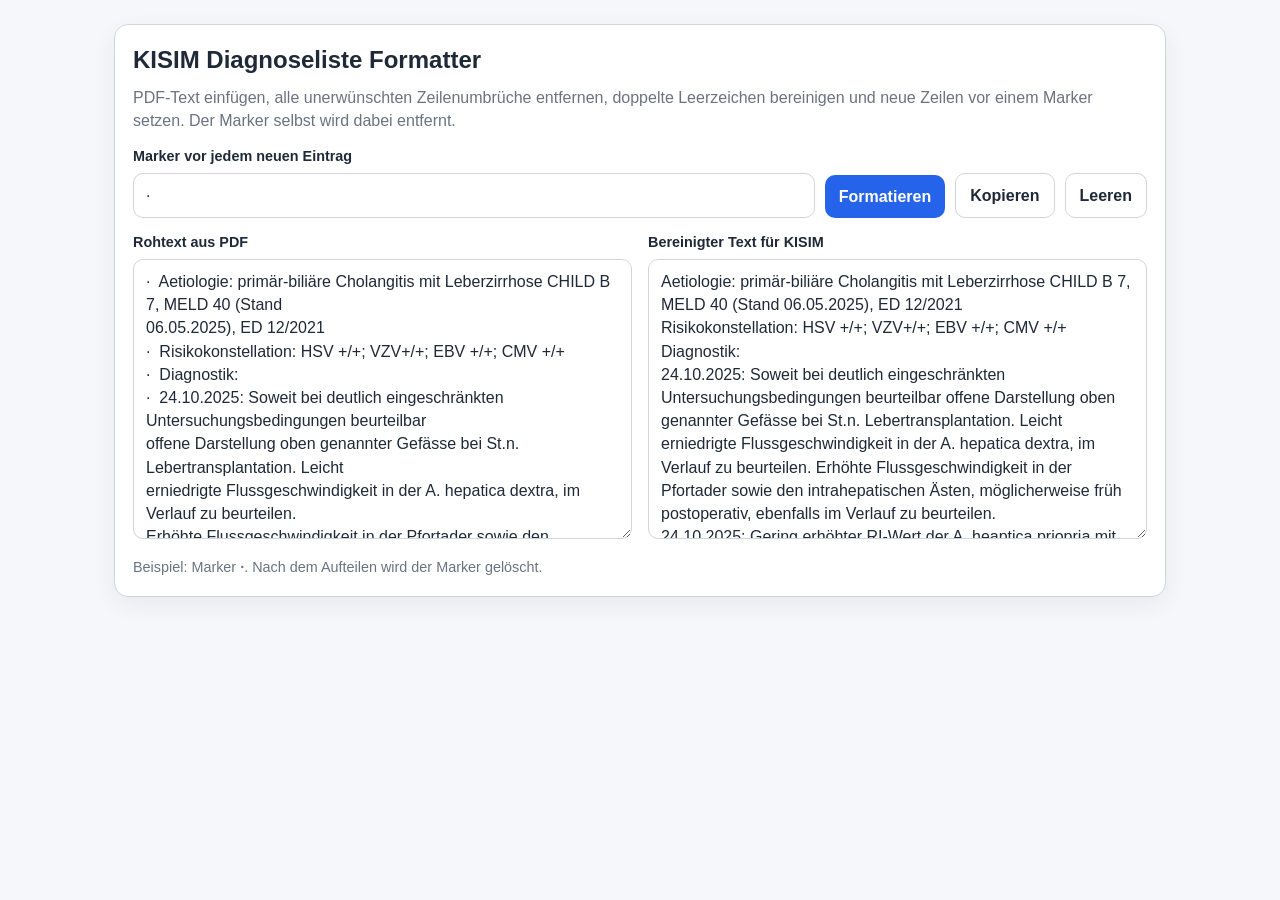
<file: Diagnoseliste-Formatter/kisim_diagnoseliste_formatter v1.html>
<!DOCTYPE html>
<html lang="de">
<head>
  <meta charset="UTF-8" />
  <meta name="viewport" content="width=device-width, initial-scale=1.0" />
  <title>KISIM Diagnoseliste Formatter</title>
  <style>
    :root {
      color-scheme: light dark;
      --bg: #f5f7fb;
      --panel: #ffffff;
      --text: #1f2937;
      --muted: #6b7280;
      --border: #d1d5db;
      --accent: #2563eb;
    }

    @media (prefers-color-scheme: dark) {
      :root {
        --bg: #111827;
        --panel: #1f2937;
        --text: #f9fafb;
        --muted: #9ca3af;
        --border: #374151;
        --accent: #60a5fa;
      }
    }

    * { box-sizing: border-box; }

    body {
      margin: 0;
      font-family: Arial, Helvetica, sans-serif;
      background: var(--bg);
      color: var(--text);
      line-height: 1.45;
    }

    .wrap {
      max-width: 1100px;
      margin: 0 auto;
      padding: 24px;
    }

    .card {
      background: var(--panel);
      border: 1px solid var(--border);
      border-radius: 14px;
      padding: 18px;
      box-shadow: 0 8px 24px rgba(0,0,0,0.06);
    }

    h1 {
      margin: 0 0 8px;
      font-size: 1.5rem;
    }

    p {
      margin: 0 0 14px;
      color: var(--muted);
    }

    .controls {
      display: grid;
      grid-template-columns: 1fr auto auto auto;
      gap: 10px;
      margin-bottom: 14px;
      align-items: end;
    }

    label {
      display: block;
      font-size: 0.9rem;
      margin-bottom: 6px;
      font-weight: 700;
    }

    input[type="text"], textarea {
      width: 100%;
      border: 1px solid var(--border);
      border-radius: 10px;
      padding: 10px 12px;
      font: inherit;
      background: transparent;
      color: inherit;
    }

    textarea {
      min-height: 280px;
      resize: vertical;
      white-space: pre-wrap;
    }

    .grid {
      display: grid;
      grid-template-columns: 1fr 1fr;
      gap: 16px;
    }

    button {
      border: 0;
      border-radius: 10px;
      padding: 10px 14px;
      font: inherit;
      font-weight: 700;
      cursor: pointer;
      background: var(--accent);
      color: white;
    }

    button.secondary {
      background: transparent;
      color: var(--text);
      border: 1px solid var(--border);
    }

    .hint {
      margin-top: 12px;
      font-size: 0.9rem;
      color: var(--muted);
    }

    @media (max-width: 800px) {
      .grid { grid-template-columns: 1fr; }
      .controls { grid-template-columns: 1fr 1fr; }
    }
  </style>
</head>
<body>
  <div class="wrap">
    <div class="card">
      <h1>KISIM Diagnoseliste Formatter</h1>
      <p>
        PDF-Text einfügen, alle unerwünschten Zeilenumbrüche entfernen, doppelte Leerzeichen bereinigen
        und neue Zeilen vor einem Marker setzen. Der Marker selbst wird dabei entfernt.
      </p>

      <div class="controls">
        <div>
          <label for="marker">Marker vor jedem neuen Eintrag</label>
          <input id="marker" type="text" value="·" />
        </div>
        <button id="formatBtn">Formatieren</button>
        <button id="copyBtn" class="secondary">Kopieren</button>
        <button id="clearBtn" class="secondary">Leeren</button>
      </div>

      <div class="grid">
        <div>
          <label for="input">Rohtext aus PDF</label>
          <textarea id="input" spellcheck="false">·  Aetiologie: primär-biliäre Cholangitis mit Leberzirrhose CHILD B 7, MELD 40 (Stand
06.05.2025), ED 12/2021
·  Risikokonstellation: HSV +/+; VZV+/+; EBV +/+; CMV +/+
·  Diagnostik:
·  24.10.2025: Soweit bei deutlich eingeschränkten Untersuchungsbedingungen beurteilbar
offene Darstellung oben genannter Gefässe bei St.n. Lebertransplantation. Leicht
erniedrigte Flussgeschwindigkeit in der A. hepatica dextra, im Verlauf zu beurteilen.
Erhöhte Flussgeschwindigkeit in der Pfortader sowie den intrahepatischen Ästen,
möglicherweise früh postoperativ, ebenfalls im Verlauf zu beurteilen.
·  24.10.2025: Gering erhöhter RI-Wert der A. heaptica priopria mit leicht erniedrigter
Flussgeschwindigkeit, a.e. frühpostoperativ. Im Verlauf etwas verbesserte
Flussgeschwindigkeit der A. hepatica dextra. Weiterhin erhöhte Flussgeschwindigkeit der
V. portae und des linken Pfortaderastes.
·  Immunsuppression:
·  Tacrolimus seit 10/2025
·  MMF seit 27.11.2025 bis dato
·  Prednison</textarea>
        </div>

        <div>
          <label for="output">Bereinigter Text für KISIM</label>
          <textarea id="output" spellcheck="false" readonly></textarea>
        </div>
      </div>

      <div class="hint">
        Beispiel: Marker <strong>·</strong>. Nach dem Aufteilen wird der Marker gelöscht.
      </div>
    </div>
  </div>

  <script>
    const inputEl = document.getElementById('input');
    const outputEl = document.getElementById('output');
    const markerEl = document.getElementById('marker');

    function escapeRegex(text) {
      return text.replace(/[.*+?^${}()|[\]\\]/g, '\\$&');
    }

    function normalizeSpaces(text) {
      return text
        .replace(/[ \t]+/g, ' ')
        .replace(/ *\n */g, '\n')
        .trim();
    }

function formatText() {
  const raw = inputEl.value || '';
  const markerRaw = markerEl.value || '·';
  const marker = markerRaw.trim();

  if (!raw.trim()) {
    outputEl.value = '';
    return;
  }

  let text = raw.replace(/\r\n?/g, '\n');

  const placeholder = '<<<ENTRY>>>';

  if (marker) {
    const escapedMarker = escapeRegex(marker);

    // Mark only markers at the beginning of a line (ignoring leading spaces)
    const lineStartMarkerRegex = new RegExp('^\\s*' + escapedMarker + '\\s*', 'gm');
    text = text.replace(lineStartMarkerRegex, placeholder);
  }

  // Now flatten PDF line breaks
  text = text.replace(/\n+/g, ' ');
  text = text.replace(/[ \t]+/g, ' ').trim();

  let lines = text
    .split(placeholder)
    .map(part => part.replace(/[ \t]+/g, ' ').trim())
    .filter(Boolean);

  outputEl.value = lines.join('\n');
}

    async function copyOutput() {
      if (!outputEl.value) return;
      try {
        await navigator.clipboard.writeText(outputEl.value);
      } catch {
        outputEl.select();
        document.execCommand('copy');
      }
    }

    document.getElementById('formatBtn').addEventListener('click', formatText);
    document.getElementById('copyBtn').addEventListener('click', copyOutput);
    document.getElementById('clearBtn').addEventListener('click', () => {
      inputEl.value = '';
      outputEl.value = '';
    });

    formatText();
  </script>
</body>
</html>
</file>
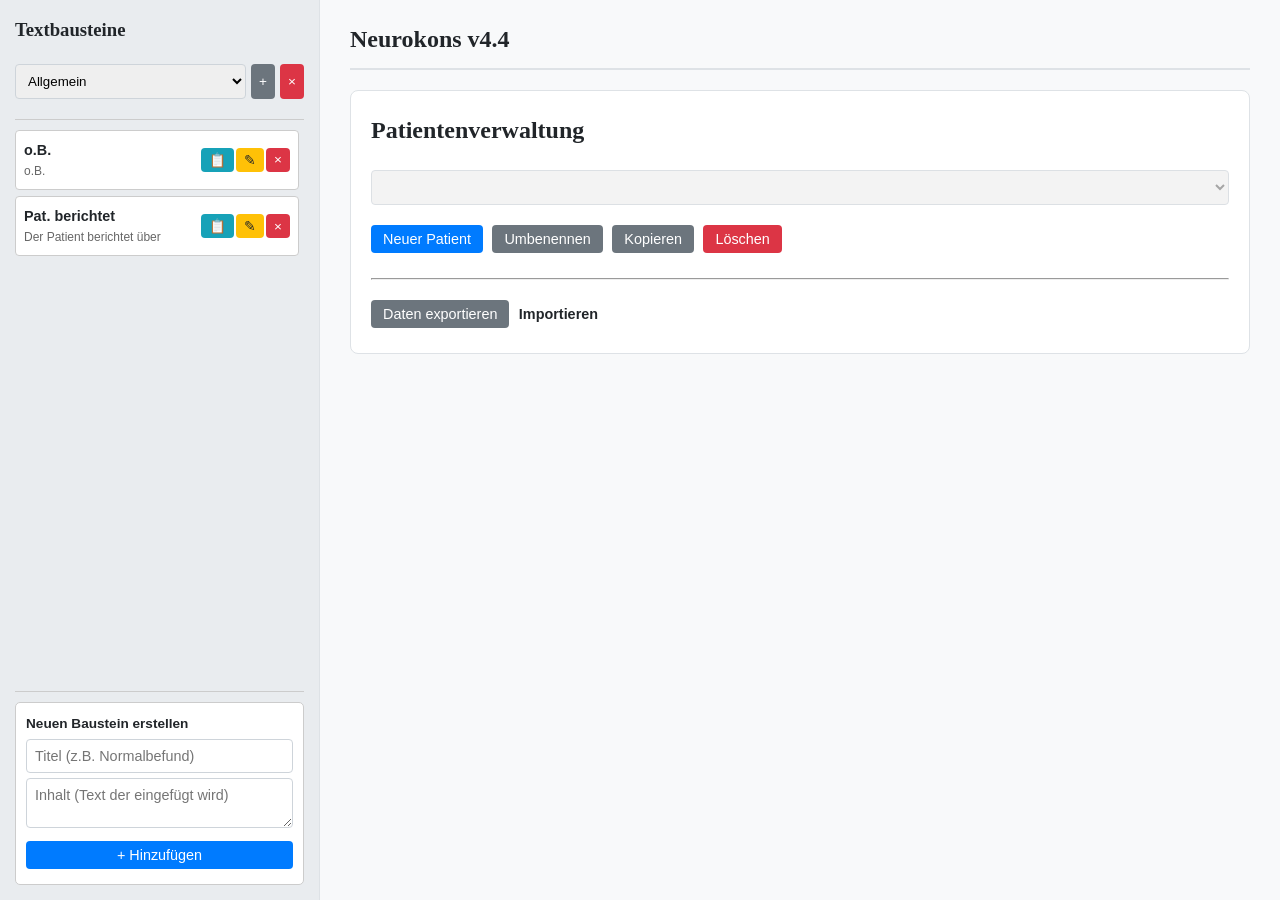
<file: Neurokons/Neurokons V4.4.html>
<!-- START OF FILE Neurokons v4.4.html -->

<!DOCTYPE html>
<html lang="de">
<head>
    <meta charset="UTF-8">
    <meta name="viewport" content="width=device-width, initial-scale=1.0">
    <title>Neurokons v4.4</title>
    <style>
        :root {
            --bg-color: #f8f9fa;
            --sidebar-bg: #e9ecef;
            --border-color: #dee2e6;
            --primary: #007bff;
            --primary-hover: #0056b3;
            --text-color: #212529;
            --danger: #dc3545;
        }
        body { 
            font-family: -apple-system, BlinkMacSystemFont, "Segoe UI", Roboto, Helvetica, Arial, sans-serif; 
            line-height: 1.6; 
            margin: 0; 
            background-color: var(--bg-color); 
            color: var(--text-color); 
            height: 100vh;
            display: flex;
            flex-direction: column;
        }

        /* LAYOUT: 2 Columns */
        .app-layout {
            display: flex;
            flex: 1;
            overflow: hidden; 
        }

        /* SIDEBAR (Textbausteine) */
        .sidebar {
            width: 320px;
            background-color: var(--sidebar-bg);
            border-right: 1px solid var(--border-color);
            display: flex;
            flex-direction: column;
            padding: 15px;
            box-sizing: border-box;
            flex-shrink: 0;
        }

        .sidebar-header { margin-bottom: 10px; border-bottom: 1px solid #ccc; padding-bottom: 10px; }
        .sidebar-scroll { flex-grow: 1; overflow-y: auto; padding-right: 5px; }
        .sidebar-footer { margin-top: 10px; border-top: 1px solid #ccc; padding-top: 10px; background: var(--sidebar-bg); }

        /* MAIN CONTENT */
        .main-content {
            flex-grow: 1;
            padding: 20px;
            overflow-y: auto; 
            max-width: 900px; 
            margin: 0 auto; 
        }

        h1, h2, h3 { font-family: serif; margin-top: 0; }
        h1 { font-size: 1.5rem; margin-bottom: 20px; border-bottom: 2px solid var(--border-color); padding-bottom: 10px; }
        h4 { margin: 0 0 5px 0; font-size: 1em; }

        .section { margin-bottom: 20px; border: 1px solid var(--border-color); padding: 20px; border-radius: 8px; background-color: #fff; }
        
        label { display: block; margin-bottom: 5px; font-weight: bold; font-size: 0.9em; }
        input[type="text"], textarea, select { width: 100%; padding: 8px; margin-bottom: 10px; border: 1px solid #ced4da; border-radius: 4px; box-sizing: border-box; font-family: inherit; }
        
        textarea { resize: vertical; min-height: 50px; overflow-y: hidden; }
        
        button { background-color: var(--primary); color: white; padding: 6px 12px; border: none; border-radius: 4px; cursor: pointer; font-size: 0.9em; margin-right: 5px; margin-bottom: 5px; }
        button:hover { background-color: var(--primary-hover); }
        button.danger { background-color: var(--danger); }
        button.danger:hover { background-color: #c82333; }
        button.secondary { background-color: #6c757d; }
        button.secondary:hover { background-color: #5a6268; }
        button.icon-btn { padding: 4px 8px; font-size: 0.85em; margin: 0; }

        /* New Copy Button Style */
        .btn-copy { background-color: #17a2b8; color: white; }
        .btn-copy:hover { background-color: #138496; }

        /* Category Controls */
        .cat-controls { display: flex; gap: 5px; margin-bottom: 10px; }
        .cat-controls select { margin-bottom: 0; flex-grow: 1; }

        /* SNIPPET STYLES */
        .snippet-list { display: flex; flex-direction: column; gap: 6px; }
        .snippet-item { 
            background: white; 
            border: 1px solid #ccc; 
            border-radius: 4px; 
            padding: 8px; 
            display: flex; 
            align-items: center;
            transition: background 0.2s;
        }
        .snippet-item:hover { background: #f1f3f5; border-color: #adb5bd; }
        
        /* The clickable title area */
        .snippet-content-area { 
            flex-grow: 1; 
            cursor: pointer; 
            overflow: hidden;
            margin-right: 5px;
        }
        .snippet-title { font-weight: bold; font-size: 0.9em; display: block; }
        .snippet-preview { font-size: 0.75em; color: #666; white-space: nowrap; overflow: hidden; text-overflow: ellipsis; display: block; }

        .snippet-actions { display: flex; gap: 2px; flex-shrink: 0; }
        .btn-edit { background-color: #ffc107; color: #212529; }
        .btn-edit:hover { background-color: #e0a800; }

        /* Form for adding snippets */
        .snippet-add-box { background: #fff; padding: 10px; border-radius: 5px; border: 1px solid #ccc; }
        .snippet-add-box input, .snippet-add-box textarea { font-size: 0.9em; margin-bottom: 5px; }

        /* Output & Notifications */
        #outputText { white-space: pre-wrap; background-color: #e9ecef; padding: 15px; border: 1px solid #ced4da; border-radius: 5px; font-family: "Courier New", Courier, monospace; }
        .notification { display: inline-block; margin-left: 10px; color: #28a745; font-weight: bold; opacity: 0; transition: opacity 0.5s; }
        .favorites-container { margin-top: 15px; display: flex; flex-wrap: wrap; gap: 5px; }
        .favorite-item { display: flex; align-items: center; background-color: #f8f9fa; border: 1px solid #dee2e6; border-radius: 4px; padding: 3px; }

        /* Global Toast Notification */
        #globalToast {
            position: fixed;
            bottom: 20px;
            left: 50%;
            transform: translateX(-50%);
            background-color: #333;
            color: white;
            padding: 10px 20px;
            border-radius: 20px;
            font-size: 0.9em;
            opacity: 0;
            pointer-events: none;
            transition: opacity 0.3s ease;
            z-index: 1000;
            box-shadow: 0 2px 10px rgba(0,0,0,0.2);
        }

        /* Mobile Responsive */
        @media (max-width: 768px) {
            .app-layout { flex-direction: column-reverse; overflow: auto; }
            .sidebar { width: 100%; height: 350px; border-right: none; border-top: 1px solid #ccc; }
            .main-content { padding: 10px; }
        }

        /* Persistent highlight while a [...] block is "focused" */
        textarea.bracket-focus::selection {
        background: rgba(255, 193, 7, 0.55);
        }
        textarea.bracket-focus::-moz-selection {
        background: rgba(255, 193, 7, 0.55);
        }

    </style>
</head>
<body>

    <div class="app-layout">
        
        <!-- SIDEBAR: TEXTBAUSTEINE -->
        <aside class="sidebar">
            <div class="sidebar-header">
                <h3>Textbausteine</h3>
                <div class="cat-controls">
                    <select id="categorySelect" onchange="switchCategory()"></select>
                    <button class="icon-btn secondary" onclick="addCategory()" title="Kategorie hinzufügen">+</button>
                    <button class="icon-btn danger" onclick="deleteCategory()" title="Kategorie löschen">&times;</button>
                </div>
            </div>

            <div class="sidebar-scroll">
                <div id="snippetList" class="snippet-list">
                    <!-- Snippets generated via JS -->
                </div>
                <p id="emptyCatMsg" style="text-align:center; color:#999; font-size:0.8em; display:none;">Kategorie leer</p>
            </div>

            <div class="sidebar-footer">
                <div class="snippet-add-box">
                    <h4 style="font-size: 0.85em;">Neuen Baustein erstellen</h4>
                    <input type="text" id="newSnippetTitle" placeholder="Titel (z.B. Normalbefund)">
                    <textarea id="newSnippetContent" rows="2" placeholder="Inhalt (Text der eingefügt wird)"></textarea>
                    <button onclick="addSnippet()" style="width:100%">+ Hinzufügen</button>
                </div>
            </div>
        </aside>

        <!-- MAIN CONTENT -->
        <main class="main-content">
            <h1>Neurokons v4.4</h1>

            <div class="section">
                <h2>Patientenverwaltung</h2>
                <select id="patientSelect"></select>
                <div style="margin-top: 10px;">
                    <button onclick="addNewPatient()">Neuer Patient</button>
                    <button class="secondary" onclick="renameCurrentPatient()">Umbenennen</button>
                    <button class="secondary" onclick="copyCurrentPatient()">Kopieren</button>
                    <button class="danger" onclick="deleteCurrentPatient()">Löschen</button>
                </div>
                <hr style="margin: 20px 0;">
                <button class="secondary" onclick="exportData()">Daten exportieren</button>
                <label for="importFile" class="secondary button" style="cursor:pointer; display:inline-block; margin-bottom:0;">Importieren</label>
                <input type="file" id="importFile" style="display: none;" accept=".json">
            </div>
            
            <div id="mainContent" style="display: none;">
                <div class="section">
                    <h2>Vorlagen-Management</h2>
                    <input type="text" id="favoriteTitle" placeholder="Titel der Formular-Vorlage">
                    <button onclick="saveFormFavorite()">Struktur speichern</button>
                    <button class="secondary" onclick="downloadStructure()">Download .md</button>
                    <div id="favoritesContainer" class="favorites-container"></div>
                </div>

                <div class="section">
                    <h2>Formular-Generator</h2>
                    <textarea id="templateArea" rows="4" placeholder="## Anamnese&#10;- Hauptbeschwerde: []"></textarea>
                    <button onclick="generateFormFromTemplate()">Erstellen</button>
                    <span id="parseNotification" class="notification"></span>
                </div>

                <div class="section">
                    <h2 id="formHeader">Patientendaten</h2>
                    <div id="dynamicFormContainer"><p>Wählen Sie einen Patienten aus.</p></div>
                </div>

                <div class="section">
                    <h2>Instruktionen für Bericht</h2>
                    <textarea id="instructionsArea" rows="4" placeholder="z.B. Fasse zusammen..."></textarea>
                    <div style="margin-top: 15px;">
                        <input type="text" id="instructionFavoriteTitle" placeholder="Titel der Vorlage">
                        <button onclick="saveInstructionFavorite()">Instruktion speichern</button>
                        <div id="instructionFavoritesContainer" class="favorites-container"></div>
                    </div>
                </div>

                <button onclick="generateReportText()" style="font-size: 1.1em; padding: 12px 20px;">Bericht generieren</button>
                <div id="outputContainer" class="section" style="display:none; margin-top:20px;">
                    <h2>Generierter Bericht</h2>
                    <button onclick="copyToClipboard()">Text kopieren</button>
                    <pre id="outputText"></pre>
                    <span id="copyNotification" class="notification">Kopiert!</span>
                </div>
            </div>
        </main>
    </div>

    <!-- Global Notification Toast -->
    <div id="globalToast"></div>

    <script>
        // --- GLOBAL STATE ---
        let patients = {};
        let currentPatientId = null;
        let formFavorites = [];
        let instructionFavorites = [];
        
        let snippetData = {
            "Allgemein": [
                { title: "o.B.", content: "o.B." },
                { title: "Pat. berichtet", content: "Der Patient berichtet über " }
            ],
            "Medikation": [
                { title: "Keine", content: "Keine Dauermedikation." },
                { title: "Liste", content: "Medikation: " }
            ]
        };
        let currentCategory = "Allgemein";

        let lastActiveElement = null; 

        document.addEventListener('DOMContentLoaded', () => {
            loadState();
            renderFormFavorites();
            renderInstructionFavorites();
            renderCategorySelect();
            renderSnippets();
            updatePatientSelect();
            setupEventListeners();
        });
        
        function setupEventListeners() {
            document.getElementById('patientSelect').addEventListener('change', (e) => switchPatient(e.target.value));
            
            const instrArea = document.getElementById('instructionsArea');
            instrArea.addEventListener('input', (e) => {
                if (currentPatientId) {
                    patients[currentPatientId].instructions = e.target.value;
                    autoResizeTextarea(e.target);
                    saveState();
                }
            });
            // Track cursor focus
            instrArea.addEventListener('focus', () => { lastActiveElement = instrArea; });
            instrArea.addEventListener('click', () => { lastActiveElement = instrArea; });

            document.getElementById('importFile').addEventListener('change', handleImport);
            
            const tmplArea = document.getElementById('templateArea');
            tmplArea.addEventListener('focus', () => { lastActiveElement = tmplArea; });
        }

        function saveState() {
            localStorage.setItem('dynamicMarkdownStateV9_Patients', JSON.stringify({ patients, currentPatientId }));
            localStorage.setItem('dynamicMarkdownStateV9_FormFavorites', JSON.stringify(formFavorites));
            localStorage.setItem('dynamicMarkdownStateV9_InstructionFavorites', JSON.stringify(instructionFavorites));
            localStorage.setItem('dynamicMarkdownStateV9_SnippetsV4', JSON.stringify(snippetData));
        }

        function loadState() {
            const patientState = JSON.parse(localStorage.getItem('dynamicMarkdownStateV9_Patients'));
            if (patientState) { patients = patientState.patients || {}; currentPatientId = patientState.currentPatientId || null; }
            formFavorites = JSON.parse(localStorage.getItem('dynamicMarkdownStateV9_FormFavorites')) || [];
            instructionFavorites = JSON.parse(localStorage.getItem('dynamicMarkdownStateV9_InstructionFavorites')) || [];
            
            const v4Snippets = JSON.parse(localStorage.getItem('dynamicMarkdownStateV9_SnippetsV4'));
            if (v4Snippets) {
                snippetData = v4Snippets;
            } else {
                const v3Snippets = JSON.parse(localStorage.getItem('dynamicMarkdownStateV9_Snippets'));
                if (Array.isArray(v3Snippets)) {
                    snippetData["Allgemein"] = v3Snippets.map(txt => ({ 
                        title: txt.length > 20 ? txt.substring(0,20)+"..." : txt, 
                        content: txt 
                    }));
                }
            }
            
            const cats = Object.keys(snippetData);
            if (cats.length === 0) { snippetData["Allgemein"] = []; currentCategory = "Allgemein"; }
            else if (!snippetData[currentCategory]) { currentCategory = cats[0]; }
        }

        function autoResizeTextarea(element) {
            element.style.height = 'auto';
            element.style.height = `${element.scrollHeight}px`;
        }

        // --- CATEGORY LOGIC ---
        function renderCategorySelect() {
            const select = document.getElementById('categorySelect');
            select.innerHTML = '';
            Object.keys(snippetData).forEach(cat => {
                const opt = document.createElement('option');
                opt.value = cat;
                opt.textContent = cat;
                select.appendChild(opt);
            });
            select.value = currentCategory;
        }

        function switchCategory() {
            currentCategory = document.getElementById('categorySelect').value;
            renderSnippets();
        }

        function addCategory() {
            const name = prompt("Name der neuen Kategorie:");
            if (!name) return;
            if (snippetData[name]) { alert("Kategorie existiert bereits."); return; }
            snippetData[name] = [];
            currentCategory = name;
            saveState();
            renderCategorySelect();
            renderSnippets();
        }

        function deleteCategory() {
            if (Object.keys(snippetData).length <= 1) { alert("Mindestens eine Kategorie muss bleiben."); return; }
            if (!confirm(`Kategorie "${currentCategory}" und alle enthaltenen Bausteine löschen?`)) return;
            delete snippetData[currentCategory];
            currentCategory = Object.keys(snippetData)[0];
            saveState();
            renderCategorySelect();
            renderSnippets();
        }

        // --- SNIPPET LOGIC ---
        function renderSnippets() {
            const container = document.getElementById('snippetList');
            container.innerHTML = '';
            const snippets = snippetData[currentCategory] || [];
            
            document.getElementById('emptyCatMsg').style.display = snippets.length === 0 ? 'block' : 'none';

            snippets.forEach((snip, index) => {
                const div = document.createElement('div');
                div.className = 'snippet-item';
                // Prevent insert when clicking buttons
                div.onmousedown = (e) => { 
                    if(e.target.tagName !== 'BUTTON') {
                        e.preventDefault(); 
                        insertSnippet(snip.content); 
                    }
                };
                
                div.innerHTML = `
                    <div class="snippet-content-area" title="${snip.content}">
                        <span class="snippet-title">${snip.title}</span>
                        <span class="snippet-preview">${snip.content}</span>
                    </div>
                    <div class="snippet-actions">
                        <button class="icon-btn btn-copy" onclick="copySnippetToClipboard(${index})" title="In Zwischenablage kopieren">📋</button>
                        <button class="icon-btn btn-edit" onclick="renameSnippet(${index})" title="Titel umbenennen">✎</button>
                        <button class="icon-btn danger" onclick="deleteSnippet(${index})" title="Löschen">&times;</button>
                    </div>
                `;
                container.appendChild(div);
            });
        }

        function copySnippetToClipboard(index) {
            const snip = snippetData[currentCategory][index];
            if (!snip) return;

            navigator.clipboard.writeText(snip.content).then(() => {
                // Show the global toast notification
                const toast = document.getElementById('globalToast');
                toast.textContent = `"${snip.title}" kopiert!`;
                toast.style.opacity = '1';
                setTimeout(() => { toast.style.opacity = '0'; }, 2000);
            }).catch(err => {
                console.error('Copy failed', err);
                alert("Fehler beim Kopieren: " + err);
            });
        }

        function addSnippet() {
            const titleIn = document.getElementById('newSnippetTitle');
            const contentIn = document.getElementById('newSnippetContent');
            const title = titleIn.value.trim();
            const content = contentIn.value.trim();

            if(!title || !content) { alert("Titel und Inhalt erforderlich."); return; }

            if (!snippetData[currentCategory]) snippetData[currentCategory] = [];
            snippetData[currentCategory].push({ title, content });
            
            saveState();
            renderSnippets();
            titleIn.value = '';
            contentIn.value = '';
        }

        function deleteSnippet(index) {
            if(!confirm("Baustein löschen?")) return;
            snippetData[currentCategory].splice(index, 1);
            saveState();
            renderSnippets();
        }

        function renameSnippet(index) {
            const snip = snippetData[currentCategory][index];
            const newTitle = prompt("Neuer Titel:", snip.title);
            if (newTitle && newTitle.trim() !== "") {
                snip.title = newTitle.trim();
                saveState();
                renderSnippets();
            }
        }

        function insertSnippet(text) {
            if (!lastActiveElement) {
                alert("Bitte klicken Sie zuerst in ein Textfeld.");
                return;
            }
            const start = lastActiveElement.selectionStart;
            const end = lastActiveElement.selectionEnd;
            const originalValue = lastActiveElement.value;
            const newValue = originalValue.substring(0, start) + text + originalValue.substring(end);
            lastActiveElement.value = newValue;
            const newCursorPos = start + text.length;
            lastActiveElement.setSelectionRange(newCursorPos, newCursorPos);
            lastActiveElement.focus();
            const event = new Event('input', { bubbles: true });
            lastActiveElement.dispatchEvent(event);
        }

        // --- FORM LOGIC ---
        function rebuildFormForCurrentPatient() {
            const container = document.getElementById('dynamicFormContainer');
            container.innerHTML = '';
            const patient = patients[currentPatientId];
            if (!patient || !patient.formModel || patient.formModel.length === 0) {
                container.innerHTML = '<p>Keine Struktur vorhanden.</p>';
                return;
            }
            
            patient.formModel.forEach((item, index) => {
                if (item.type === 'heading') {
                    const heading = document.createElement(item.level === 2 ? 'h2' : 'h3');
                    heading.textContent = item.content;
                    container.appendChild(heading);
                } else if (item.type === 'field') {
                    const fieldWrapper = document.createElement('div');
                    fieldWrapper.className = 'form-field';

                    const label = document.createElement('label');
                    label.textContent = item.label;
                    
                    const textarea = document.createElement('textarea');
                    textarea.value = item.value;
                    textarea.dataset.index = index;
                    
                    textarea.addEventListener('focus', () => { lastActiveElement = textarea; });
                    textarea.addEventListener('click', () => { lastActiveElement = textarea; });

                    textarea.addEventListener('input', (e) => {
                        autoResizeTextarea(e.target);
                        const modelIndex = parseInt(e.target.dataset.index, 10);
                        patients[currentPatientId].formModel[modelIndex].value = e.target.value;
                        saveState();
                    });

                    fieldWrapper.appendChild(label);
                    fieldWrapper.appendChild(textarea);
                    container.appendChild(fieldWrapper);
                    autoResizeTextarea(textarea);
                }
            });
        }
        
        function renderFormFavorites() { 
            const container = document.getElementById('favoritesContainer'); 
            container.innerHTML = '';
            formFavorites.forEach((fav, index) => { 
                const itemDiv = document.createElement('div'); itemDiv.className = 'favorite-item'; 
                itemDiv.innerHTML = `<button class="favorite-load" onclick="loadFormFavorite(${index})">${fav.title}</button><button class="delete-btn icon-btn" onclick="deleteFormFavorite(${index})">&times;</button>`; 
                container.appendChild(itemDiv); 
            }); 
        }

        function saveFormFavorite() { 
            const title = document.getElementById('favoriteTitle').value.trim(); 
            if (!title || !currentPatientId) return; 
            formFavorites.push({ title: title, model: JSON.parse(JSON.stringify(patients[currentPatientId].formModel)) }); 
            saveState(); renderFormFavorites(); document.getElementById('favoriteTitle').value = ''; 
        }

        function loadFormFavorite(index) { 
            if (!currentPatientId || !confirm("Struktur überschreiben?")) return; 
            patients[currentPatientId].formModel = JSON.parse(JSON.stringify(formFavorites[index].model)); 
            saveState(); rebuildFormForCurrentPatient(); 
        }

        function deleteFormFavorite(index) { if(confirm("Löschen?")) { formFavorites.splice(index, 1); saveState(); renderFormFavorites(); } }

        function renderInstructionFavorites() { 
            const container = document.getElementById('instructionFavoritesContainer'); 
            container.innerHTML = ''; 
            instructionFavorites.forEach((fav, index) => { 
                const itemDiv = document.createElement('div'); itemDiv.className = 'favorite-item'; 
                itemDiv.innerHTML = `<button class="favorite-load" onclick="loadInstructionFavorite(${index})">${fav.title}</button><button class="delete-btn icon-btn" onclick="deleteInstructionFavorite(${index})">&times;</button>`; 
                container.appendChild(itemDiv); 
            }); 
        }

        function saveInstructionFavorite() {
            const title = document.getElementById('instructionFavoriteTitle').value.trim();
            const text = document.getElementById('instructionsArea').value.trim();
            if(!title || !text) return;
            instructionFavorites.push({title, text});
            saveState(); renderInstructionFavorites(); document.getElementById('instructionFavoriteTitle').value = '';
        }

        function loadInstructionFavorite(index) {
            if(!currentPatientId) return;
            patients[currentPatientId].instructions = instructionFavorites[index].text;
            document.getElementById('instructionsArea').value = instructionFavorites[index].text;
            autoResizeTextarea(document.getElementById('instructionsArea'));
            saveState();
        }
        function deleteInstructionFavorite(index) { if(confirm("Löschen?")) { instructionFavorites.splice(index, 1); saveState(); renderInstructionFavorites(); } }

        function downloadStructure() { 
            if (!currentPatientId || !patients[currentPatientId].formModel) return; 
            const model = patients[currentPatientId].formModel; 
            const text = model.map(item => item.type === 'heading' ? '#'.repeat(item.level) + ' ' + item.content : `- ${item.label}: []`).join('\n\n');
            const blob = new Blob([text], { type: 'text/markdown;charset=utf-8' }); 
            const a = document.createElement('a'); a.href = URL.createObjectURL(blob); a.download = 'formular-vorlage.md'; a.click(); 
        }

        // --- PATIENT MANAGEMENT FUNCTIONS ---

        function addNewPatient() { 
            const id = prompt("Name/ID für neuen Patienten:"); 
            if (!id) return;
            if (patients[id]) {
                alert("Ein Patient mit dieser ID existiert bereits.");
                return;
            }
            patients[id] = { formModel: [], instructions: "" }; 
            currentPatientId = id; 
            saveState(); 
            updatePatientSelect(); 
        }

        function renameCurrentPatient() { 
            if (!currentPatientId) return; 
            const newName = prompt("Neuer Name für Patienten:", currentPatientId); 
            if (!newName || newName.trim() === "" || newName === currentPatientId) return;
            
            if (patients[newName]) { 
                alert("Name existiert bereits."); 
                return; 
            }
            
            patients[newName] = patients[currentPatientId]; 
            delete patients[currentPatientId]; 
            currentPatientId = newName; 
            saveState(); 
            updatePatientSelect(); 
        }

        function copyCurrentPatient() { 
            if (!currentPatientId) return; 
            const newName = prompt("Name für die Kopie:", currentPatientId + " (Kopie)"); 
            if (!newName || newName.trim() === "") return;
            
            if (patients[newName]) { 
                alert("Name existiert bereits."); 
                return; 
            }
            
            // Deep copy of the patient data
            patients[newName] = JSON.parse(JSON.stringify(patients[currentPatientId])); 
            currentPatientId = newName; 
            saveState(); 
            updatePatientSelect(); 
        }

        function deleteCurrentPatient() { 
            if (!currentPatientId) return;
            if (confirm("Möchten Sie den Patienten " + currentPatientId + " wirklich löschen?")) { 
                delete patients[currentPatientId]; 
                currentPatientId = Object.keys(patients)[0] || null; 
                saveState(); 
                updatePatientSelect(); 
            } 
        }

        function switchPatient(id) { 
            currentPatientId = id; 
            document.getElementById('formHeader').textContent = `Patientendaten: ${id}`; 
            rebuildFormForCurrentPatient(); 
            const instrArea = document.getElementById('instructionsArea');
            instrArea.value = patients[currentPatientId]?.instructions || ''; 
            autoResizeTextarea(instrArea);
            saveState(); 
        }

        function updatePatientSelect() { 
            const select = document.getElementById('patientSelect'); 
            select.innerHTML = ''; 
            const ids = Object.keys(patients); 
            if (ids.length === 0) { 
                select.disabled = true; 
                document.getElementById('mainContent').style.display = 'none'; 
            } else { 
                select.disabled = false; 
                document.getElementById('mainContent').style.display = 'block'; 
                ids.forEach(id => { 
                    const opt = document.createElement('option'); 
                    opt.value = id; 
                    opt.textContent = id; 
                    select.appendChild(opt); 
                }); 
                if (!patients[currentPatientId]) currentPatientId = ids[0]; 
                select.value = currentPatientId; 
                switchPatient(currentPatientId); 
            } 
        }

        function generateFormFromTemplate() {
            if (!currentPatientId) return;
            const lines = document.getElementById('templateArea').value.split('\n');
            const newModel = [];
            lines.forEach(line => {
                const trim = line.trim();
                if(!trim) return;
                let m = trim.match(/^(##|###)\s+(.*)/);
                if(m) newModel.push({ type: 'heading', level: m[1].length, content: m[2].trim() });
                else {
                    m = trim.match(/^\s*-\s*(.+?):\s*\[([\s\S]*?)\]\s*$/);
                    if(m) newModel.push({ type: 'field', label: m[1].trim(), value: m[2] });
                }
            });
            patients[currentPatientId].formModel = newModel;
            saveState(); rebuildFormForCurrentPatient();
        }

        function generateReportText() {
            if (!currentPatientId) return;
            const p = patients[currentPatientId];
            let report = p.formModel.map((item, i) => {
                if(item.type === 'heading') return (i>0?'\n':'') + '#'.repeat(item.level) + ' ' + item.content.replace(/\\(\.)/g, '$1');
                return `- ${item.label}: [${item.value}]`;
            }).join('\n');
            if(p.instructions) report += `\n\n---\n\n${p.instructions}`;
            document.getElementById('outputText').textContent = report;
            document.getElementById('outputContainer').style.display = 'block';
        }

        function copyToClipboard() { navigator.clipboard.writeText(document.getElementById('outputText').textContent).then(() => showNotification('copyNotification', 'Kopiert!')); }
        function exportData() { 
            const exportData = { patients, currentPatientId, snippetData };
            const blob = new Blob([JSON.stringify(exportData, null, 2)], {type:'application/json'}); 
            const a = document.createElement('a'); a.href = URL.createObjectURL(blob); a.download = 'neurokons-daten.json'; a.click(); 
        }
        function showNotification(id, msg) { const el = document.getElementById(id); if(msg) el.textContent = msg; el.style.opacity = '1'; setTimeout(() => el.style.opacity = '0', 2500); }

        function handleImport(event) {
            const file = event.target.files[0]; if(!file) return;
            const reader = new FileReader();
            reader.onload = (e) => {
                try {
                    const data = JSON.parse(e.target.result);
                    if(data.patients) {
                        patients = { ...patients, ...data.patients };
                        if(data.currentPatientId) currentPatientId = data.currentPatientId;
                        if(data.snippetData) {
                            snippetData = { ...snippetData, ...data.snippetData };
                            if(!snippetData[currentCategory]) currentCategory = Object.keys(snippetData)[0] || "Allgemein";
                        }
                        saveState(); 
                        updatePatientSelect();
                        renderCategorySelect();
                        renderSnippets();
                        alert("Import erfolgreich");
                    }
                } catch(err) { alert("Import Fehler: " + err); }
            };
            reader.readAsText(file);
            event.target.value = '';
        }
        // --- BRACKET NAVIGATION (TAB / SHIFT+TAB) + PERSISTENT HIGHLIGHT ---
        // Behaviour:
        // - Tab / Shift+Tab jumps between next/prev [...] token in the CURRENT textarea
        // - Selection includes the brackets [ and ] (so typing overwrites them too)
        // - Highlight stays until a "real" key press (typing/edit) happens
        // - Enter = accept (keep) and jump next
        // - Esc = cancel highlight

        const BRACKET_FOCUS_CLASS = 'bracket-focus';

        window.addEventListener('keydown', function (e) {
            const ta = e.target;
            if (!(ta instanceof HTMLTextAreaElement)) return;

            const text = ta.value;

            const isTab = (e.key === 'Tab') || (e.code === 'Tab');
            if (isTab) {
                // Only take over Tab if there is at least one [...] token in THIS textarea
                if (!hasBracketToken(text)) return;

                e.preventDefault();
                e.stopPropagation();
                e.stopImmediatePropagation();

                if (e.shiftKey) jumpToPrevBracketToken(ta);
                else jumpToNextBracketToken(ta);
                return;
            }

            // Enter = accept current [...] by removing brackets, keep content, then jump next
            if (ta.classList.contains(BRACKET_FOCUS_CLASS) && e.key === 'Enter') {
                e.preventDefault();
                e.stopPropagation();
                e.stopImmediatePropagation();

                acceptTokenRemoveBracketsAndJumpNext(ta);
                return;
            }

            function acceptTokenRemoveBracketsAndJumpNext(textarea) {
                const text = textarea.value;

                let selStart = textarea.selectionStart ?? 0;
                let selEnd = textarea.selectionEnd ?? selStart;

                // 1) If the current selection already includes the full token [ ... ],
                // use it directly (most reliable).
                let leftBracket = -1;
                let rightBracket = -1;

                if (selEnd > selStart && text[selStart] === '[' && text[selEnd - 1] === ']') {
                    leftBracket = selStart;
                    rightBracket = selEnd - 1;
                } else {
                    // 2) Otherwise, expand selection/caret to nearest surrounding [ ... ]
                    leftBracket = text.lastIndexOf('[', Math.max(0, selStart));
                    if (leftBracket === -1) { clearBracketFocus(textarea); return; }

                    rightBracket = text.indexOf(']', leftBracket + 1);
                    if (rightBracket === -1) { clearBracketFocus(textarea); return; }
                }

                const inner = text.slice(leftBracket + 1, rightBracket);

                // Replace [inner] with inner (remove BOTH brackets)
                const before = text.slice(0, leftBracket);
                const after = text.slice(rightBracket + 1);
                textarea.value = before + inner + after;

                // Place caret at end of the kept content
                const newCaretPos = before.length + inner.length;
                textarea.focus();
                textarea.setSelectionRange(newCaretPos, newCaretPos);

                // Trigger autosave/resize in your app
                textarea.dispatchEvent(new Event('input', { bubbles: true }));

                clearBracketFocus(textarea);

                // Jump to next token from new caret
                jumpToNextBracketTokenFromPos(textarea, newCaretPos);
            }


            function jumpToNextBracketTokenFromPos(textarea, fromPos) {
                const text = textarea.value;

                let start = text.indexOf('[', fromPos);
                if (start === -1) start = text.indexOf('[', 0); // wrap
                if (start === -1) return;

                const end = text.indexOf(']', start + 1);
                if (end === -1) return;

                setBracketFocus(textarea, start, end);
            }
            // Esc cancels highlight
            if (ta.classList.contains(BRACKET_FOCUS_CLASS) && e.key === 'Escape') {
                clearBracketFocus(ta);
                return;
            }
        // Backspace while a full [...] token is selected: delete it, then jump next
        if (ta.classList.contains(BRACKET_FOCUS_CLASS) && e.key === 'Backspace') {
            const s = ta.selectionStart ?? 0;
            const en = ta.selectionEnd ?? s;

            // Only trigger if selection is exactly [ ... ] including brackets
            if (en > s && ta.value[s] === '[' && ta.value[en - 1] === ']') {
                e.preventDefault();
                e.stopPropagation();
                e.stopImmediatePropagation();

                const text = ta.value;
                const before = text.slice(0, s);
                const after = text.slice(en);
                ta.value = before + after;

                const newCaretPos = before.length;
                ta.focus();
                ta.setSelectionRange(newCaretPos, newCaretPos);

                // Trigger autosave/resize in your app
                ta.dispatchEvent(new Event('input', { bubbles: true }));

                clearBracketFocus(ta);
                jumpToNextBracketTokenFromPos(ta, newCaretPos);
                return;
            }
        }
            // Any real typing/edit should end the persistent highlight
            if (ta.classList.contains(BRACKET_FOCUS_CLASS) && shouldClearFocusOnKey(e)) {
                clearBracketFocus(ta);
            }
        }, true); // capture phase is important for Shift+Tab

        function hasBracketToken(text) {
            // minimal "token exists" check: finds a '[' followed by a later ']'
            const i = text.indexOf('[');
            if (i === -1) return false;
            return text.indexOf(']', i + 1) !== -1;
        }

        function jumpToNextBracketToken(textarea) {
            const text = textarea.value;
            const pos = (textarea.selectionEnd ?? textarea.selectionStart ?? 0);

            let start = text.indexOf('[', pos);
            if (start === -1) start = text.indexOf('[', 0); // wrap
            if (start === -1) return;

            const end = text.indexOf(']', start + 1);
            if (end === -1) return;

            setBracketFocus(textarea, start, end);
        }

        function jumpToPrevBracketToken(textarea) {
            const text = textarea.value;
            const pos = (textarea.selectionStart ?? 0);

            // look strictly before caret to avoid re-selecting same '['
            let start = text.lastIndexOf('[', Math.max(0, pos - 1));
            if (start === -1) start = text.lastIndexOf('[', text.length - 1); // wrap
            if (start === -1) return;

            const end = text.indexOf(']', start + 1);
            if (end === -1) return;

            setBracketFocus(textarea, start, end);
        }

        function setBracketFocus(textarea, bracketStart, bracketEnd) {
            textarea.focus();

            // SELECT INCLUDING BRACKETS so overwrite affects [ and ] too
            const selStart = bracketStart;
            const selEnd = bracketEnd + 1;

            textarea.setSelectionRange(selStart, selEnd);
            textarea.classList.add(BRACKET_FOCUS_CLASS);
        }

        function clearBracketFocus(textarea) {
            textarea.classList.remove(BRACKET_FOCUS_CLASS);
        }

        function shouldClearFocusOnKey(e) {
            // keep highlight for navigation/modifiers
            if (e.ctrlKey || e.metaKey || e.altKey) return false;

            const keepKeys = new Set([
                'Shift','Control','Alt','Meta',
                'ArrowLeft','ArrowRight','ArrowUp','ArrowDown',
                'Home','End','PageUp','PageDown'
            ]);
            if (keepKeys.has(e.key)) return false;

            // typing or editing keys clear it
            if (e.key === 'Backspace' || e.key === 'Delete') return true;
            if (e.key.length === 1) return true; // printable characters
            return false;
        }

    </script>
</body>
</html>
</file>
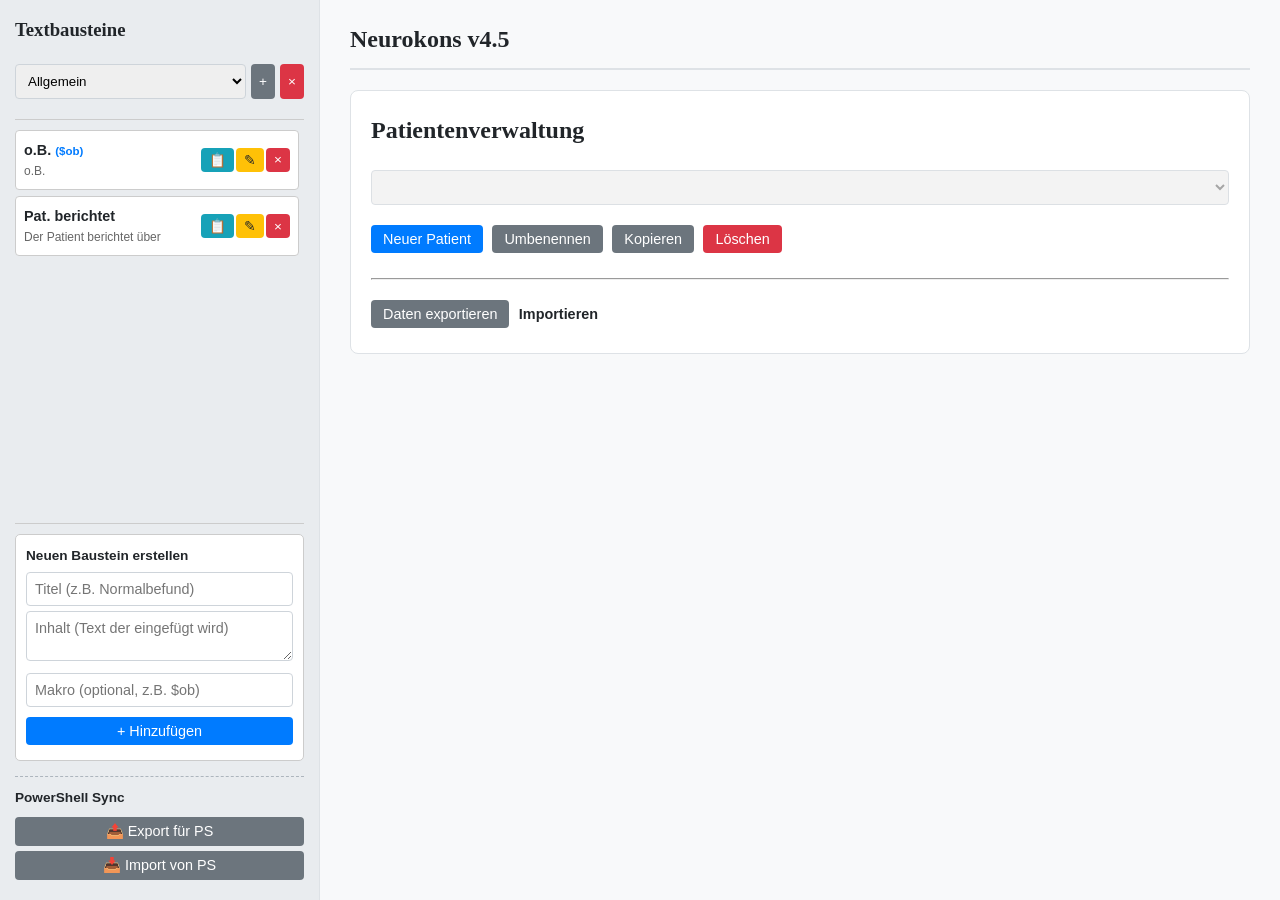
<file: Neurokons/Neurokons V4.5.html>
<!-- START OF FILE Neurokons v4.5.html -->

<!DOCTYPE html>
<html lang="de">
<head>
    <meta charset="UTF-8">
    <meta name="viewport" content="width=device-width, initial-scale=1.0">
    <title>Neurokons v4.5</title>
    <style>
        :root {
            --bg-color: #f8f9fa;
            --sidebar-bg: #e9ecef;
            --border-color: #dee2e6;
            --primary: #007bff;
            --primary-hover: #0056b3;
            --text-color: #212529;
            --danger: #dc3545;
        }
        body { 
            font-family: -apple-system, BlinkMacSystemFont, "Segoe UI", Roboto, Helvetica, Arial, sans-serif; 
            line-height: 1.6; 
            margin: 0; 
            background-color: var(--bg-color); 
            color: var(--text-color); 
            height: 100vh;
            display: flex;
            flex-direction: column;
        }

        /* LAYOUT: 2 Columns */
        .app-layout {
            display: flex;
            flex: 1;
            overflow: hidden; 
        }

        /* SIDEBAR (Textbausteine) */
        .sidebar {
            width: 320px;
            background-color: var(--sidebar-bg);
            border-right: 1px solid var(--border-color);
            display: flex;
            flex-direction: column;
            padding: 15px;
            box-sizing: border-box;
            flex-shrink: 0;
        }

        .sidebar-header { margin-bottom: 10px; border-bottom: 1px solid #ccc; padding-bottom: 10px; }
        .sidebar-scroll { flex-grow: 1; overflow-y: auto; padding-right: 5px; }
        .sidebar-footer { margin-top: 10px; border-top: 1px solid #ccc; padding-top: 10px; background: var(--sidebar-bg); }

        /* MAIN CONTENT */
        .main-content {
            flex-grow: 1;
            padding: 20px;
            overflow-y: auto; 
            max-width: 900px; 
            margin: 0 auto; 
        }

        h1, h2, h3 { font-family: serif; margin-top: 0; }
        h1 { font-size: 1.5rem; margin-bottom: 20px; border-bottom: 2px solid var(--border-color); padding-bottom: 10px; }
        h4 { margin: 0 0 5px 0; font-size: 1em; }

        .section { margin-bottom: 20px; border: 1px solid var(--border-color); padding: 20px; border-radius: 8px; background-color: #fff; }
        
        label { display: block; margin-bottom: 5px; font-weight: bold; font-size: 0.9em; }
        input[type="text"], textarea, select { width: 100%; padding: 8px; margin-bottom: 10px; border: 1px solid #ced4da; border-radius: 4px; box-sizing: border-box; font-family: inherit; }
        
        textarea { resize: vertical; min-height: 50px; overflow-y: hidden; }
        
        button { background-color: var(--primary); color: white; padding: 6px 12px; border: none; border-radius: 4px; cursor: pointer; font-size: 0.9em; margin-right: 5px; margin-bottom: 5px; }
        button:hover { background-color: var(--primary-hover); }
        button.danger { background-color: var(--danger); }
        button.danger:hover { background-color: #c82333; }
        button.secondary { background-color: #6c757d; }
        button.secondary:hover { background-color: #5a6268; }
        button.icon-btn { padding: 4px 8px; font-size: 0.85em; margin: 0; }

        /* New Copy Button Style */
        .btn-copy { background-color: #17a2b8; color: white; }
        .btn-copy:hover { background-color: #138496; }

        /* Category Controls */
        .cat-controls { display: flex; gap: 5px; margin-bottom: 10px; }
        .cat-controls select { margin-bottom: 0; flex-grow: 1; }

        /* SNIPPET STYLES */
        .snippet-list { display: flex; flex-direction: column; gap: 6px; }
        .snippet-item { 
            background: white; 
            border: 1px solid #ccc; 
            border-radius: 4px; 
            padding: 8px; 
            display: flex; 
            align-items: center;
            transition: background 0.2s;
        }
        .snippet-item:hover { background: #f1f3f5; border-color: #adb5bd; }
        
        /* The clickable title area */
        .snippet-content-area { 
            flex-grow: 1; 
            cursor: pointer; 
            overflow: hidden;
            margin-right: 5px;
        }
        .snippet-title { font-weight: bold; font-size: 0.9em; display: block; }
        .snippet-preview { font-size: 0.75em; color: #666; white-space: nowrap; overflow: hidden; text-overflow: ellipsis; display: block; }

        .snippet-actions { display: flex; gap: 2px; flex-shrink: 0; }
        .btn-edit { background-color: #ffc107; color: #212529; }
        .btn-edit:hover { background-color: #e0a800; }

        /* Form for adding snippets */
        .snippet-add-box { background: #fff; padding: 10px; border-radius: 5px; border: 1px solid #ccc; }
        .snippet-add-box input, .snippet-add-box textarea { font-size: 0.9em; margin-bottom: 5px; }

        /* Output & Notifications */
        #outputText { white-space: pre-wrap; background-color: #e9ecef; padding: 15px; border: 1px solid #ced4da; border-radius: 5px; font-family: "Courier New", Courier, monospace; }
        .notification { display: inline-block; margin-left: 10px; color: #28a745; font-weight: bold; opacity: 0; transition: opacity 0.5s; }
        .favorites-container { margin-top: 15px; display: flex; flex-wrap: wrap; gap: 5px; }
        .favorite-item { display: flex; align-items: center; background-color: #f8f9fa; border: 1px solid #dee2e6; border-radius: 4px; padding: 3px; }

        /* Global Toast Notification */
        #globalToast {
            position: fixed;
            bottom: 20px;
            left: 50%;
            transform: translateX(-50%);
            background-color: #333;
            color: white;
            padding: 10px 20px;
            border-radius: 20px;
            font-size: 0.9em;
            opacity: 0;
            pointer-events: none;
            transition: opacity 0.3s ease;
            z-index: 1000;
            box-shadow: 0 2px 10px rgba(0,0,0,0.2);
        }

        /* Mobile Responsive */
        @media (max-width: 768px) {
            .app-layout { flex-direction: column-reverse; overflow: auto; }
            .sidebar { width: 100%; height: 350px; border-right: none; border-top: 1px solid #ccc; }
            .main-content { padding: 10px; }
        }

        /* Persistent highlight while a [...] block is "focused" */
        textarea.bracket-focus::selection {
        background: rgba(255, 193, 7, 0.55);
        }
        textarea.bracket-focus::-moz-selection {
        background: rgba(255, 193, 7, 0.55);
        }

    </style>
</head>
<body>

    <div class="app-layout">
        
        <!-- SIDEBAR: TEXTBAUSTEINE -->
        <aside class="sidebar">
            <div class="sidebar-header">
                <h3>Textbausteine</h3>
                <div class="cat-controls">
                    <select id="categorySelect" onchange="switchCategory()"></select>
                    <button class="icon-btn secondary" onclick="addCategory()" title="Kategorie hinzufügen">+</button>
                    <button class="icon-btn danger" onclick="deleteCategory()" title="Kategorie löschen">&times;</button>
                </div>
            </div>

            <div class="sidebar-scroll">
                <div id="snippetList" class="snippet-list">
                    <!-- Snippets generated via JS -->
                </div>
                <p id="emptyCatMsg" style="text-align:center; color:#999; font-size:0.8em; display:none;">Kategorie leer</p>
            </div>

            <div class="sidebar-footer">
                <div class="snippet-add-box">
                    <h4 style="font-size: 0.85em;">Neuen Baustein erstellen</h4>
                    <input type="text" id="newSnippetTitle" placeholder="Titel (z.B. Normalbefund)">
                    <textarea id="newSnippetContent" rows="2" placeholder="Inhalt (Text der eingefügt wird)"></textarea>
                    
                    <!-- NEU: Makro Input -->
                    <input type="text" id="newSnippetMacro" placeholder="Makro (optional, z.B. $ob)" style="margin-bottom: 10px;">
                    
                    <button onclick="addSnippet()" style="width:100%">+ Hinzufügen</button>
                </div>

                <!-- NEU: PowerShell Sync Bereich -->
                <div style="margin-top: 15px; border-top: 1px dashed #adb5bd; padding-top: 10px;">
                    <h4 style="font-size: 0.85em; margin-bottom: 8px;">PowerShell Sync</h4>
                    <button onclick="exportForPowerShell()" class="secondary" style="width:100%; margin-bottom: 5px;">📤 Export für PS</button>
                    <button onclick="document.getElementById('importPsFile').click()" class="secondary" style="width:100%;">📥 Import von PS</button>
                    <input type="file" id="importPsFile" style="display: none;" accept=".json" onchange="importFromPowerShell(event)">
                </div>
                <!-- ENDE PowerShell Sync Bereich -->

            </div>
        </aside>

        <!-- MAIN CONTENT -->
        <main class="main-content">
            <h1>Neurokons v4.5</h1>

            <div class="section">
                <h2>Patientenverwaltung</h2>
                <select id="patientSelect"></select>
                <div style="margin-top: 10px;">
                    <button onclick="addNewPatient()">Neuer Patient</button>
                    <button class="secondary" onclick="renameCurrentPatient()">Umbenennen</button>
                    <button class="secondary" onclick="copyCurrentPatient()">Kopieren</button>
                    <button class="danger" onclick="deleteCurrentPatient()">Löschen</button>
                </div>
                <hr style="margin: 20px 0;">
                <button class="secondary" onclick="exportData()">Daten exportieren</button>
                <label for="importFile" class="secondary button" style="cursor:pointer; display:inline-block; margin-bottom:0;">Importieren</label>
                <input type="file" id="importFile" style="display: none;" accept=".json">
            </div>
            
            <div id="mainContent" style="display: none;">
                <div class="section">
                    <h2>Vorlagen-Management</h2>
                    <input type="text" id="favoriteTitle" placeholder="Titel der Formular-Vorlage">
                    <button onclick="saveFormFavorite()">Struktur speichern</button>
                    <button class="secondary" onclick="downloadStructure()">Download .md</button>
                    <div id="favoritesContainer" class="favorites-container"></div>
                </div>

                <div class="section">
                    <h2>Formular-Generator</h2>
                    <textarea id="templateArea" rows="4" placeholder="## Anamnese&#10;- Hauptbeschwerde: []"></textarea>
                    <button onclick="generateFormFromTemplate()">Erstellen</button>
                    <span id="parseNotification" class="notification"></span>
                </div>

                <div class="section">
                    <h2 id="formHeader">Patientendaten</h2>
                    <div id="dynamicFormContainer"><p>Wählen Sie einen Patienten aus.</p></div>
                </div>

                <div class="section">
                    <h2>Instruktionen für Bericht</h2>
                    <textarea id="instructionsArea" rows="4" placeholder="z.B. Fasse zusammen..."></textarea>
                    <div style="margin-top: 15px;">
                        <input type="text" id="instructionFavoriteTitle" placeholder="Titel der Vorlage">
                        <button onclick="saveInstructionFavorite()">Instruktion speichern</button>
                        <div id="instructionFavoritesContainer" class="favorites-container"></div>
                    </div>
                </div>

                <button onclick="generateReportText()" style="font-size: 1.1em; padding: 12px 20px;">Bericht generieren</button>
                <div id="outputContainer" class="section" style="display:none; margin-top:20px;">
                    <h2>Generierter Bericht</h2>
                    <button onclick="copyToClipboard()">Text kopieren</button>
                    <pre id="outputText"></pre>
                    <span id="copyNotification" class="notification">Kopiert!</span>
                </div>
            </div>
        </main>
    </div>

    <!-- Global Notification Toast -->
    <div id="globalToast"></div>

    <script>
        // --- GLOBAL STATE ---
        let patients = {};
        let currentPatientId = null;
        let formFavorites = [];
        let instructionFavorites = [];
        
        let snippetData = {
            "Allgemein": [
                { title: "o.B.", content: "o.B.", macro: "$ob" },
                { title: "Pat. berichtet", content: "Der Patient berichtet über ", macro: "" }
            ],
            "Medikation": [
                { title: "Keine", content: "Keine Dauermedikation.", macro: "" },
                { title: "Liste", content: "Medikation: ", macro: "" }
            ]
        };
        let currentCategory = "Allgemein";

        let lastActiveElement = null; 

        document.addEventListener('DOMContentLoaded', () => {
            loadState();
            renderFormFavorites();
            renderInstructionFavorites();
            renderCategorySelect();
            renderSnippets();
            updatePatientSelect();
            setupEventListeners();
        });
        
        function setupEventListeners() {
            document.getElementById('patientSelect').addEventListener('change', (e) => switchPatient(e.target.value));
            
            const instrArea = document.getElementById('instructionsArea');
            instrArea.addEventListener('input', (e) => {
                if (currentPatientId) {
                    patients[currentPatientId].instructions = e.target.value;
                    autoResizeTextarea(e.target);
                    saveState();
                }
            });
            // Track cursor focus
            instrArea.addEventListener('focus', () => { lastActiveElement = instrArea; });
            instrArea.addEventListener('click', () => { lastActiveElement = instrArea; });

            document.getElementById('importFile').addEventListener('change', handleImport);
            
            const tmplArea = document.getElementById('templateArea');
            tmplArea.addEventListener('focus', () => { lastActiveElement = tmplArea; });
        }

        function saveState() {
            localStorage.setItem('dynamicMarkdownStateV9_Patients', JSON.stringify({ patients, currentPatientId }));
            localStorage.setItem('dynamicMarkdownStateV9_FormFavorites', JSON.stringify(formFavorites));
            localStorage.setItem('dynamicMarkdownStateV9_InstructionFavorites', JSON.stringify(instructionFavorites));
            localStorage.setItem('dynamicMarkdownStateV9_SnippetsV4', JSON.stringify(snippetData));
        }

        function loadState() {
            const patientState = JSON.parse(localStorage.getItem('dynamicMarkdownStateV9_Patients'));
            if (patientState) { patients = patientState.patients || {}; currentPatientId = patientState.currentPatientId || null; }
            formFavorites = JSON.parse(localStorage.getItem('dynamicMarkdownStateV9_FormFavorites')) || [];
            instructionFavorites = JSON.parse(localStorage.getItem('dynamicMarkdownStateV9_InstructionFavorites')) || [];
            
            const v4Snippets = JSON.parse(localStorage.getItem('dynamicMarkdownStateV9_SnippetsV4'));
            if (v4Snippets) {
                snippetData = v4Snippets;
            } else {
                const v3Snippets = JSON.parse(localStorage.getItem('dynamicMarkdownStateV9_Snippets'));
                if (Array.isArray(v3Snippets)) {
                    snippetData["Allgemein"] = v3Snippets.map(txt => ({ 
                        title: txt.length > 20 ? txt.substring(0,20)+"..." : txt, 
                        content: txt,
                        macro: ""
                    }));
                }
            }
            
            const cats = Object.keys(snippetData);
            if (cats.length === 0) { snippetData["Allgemein"] = []; currentCategory = "Allgemein"; }
            else if (!snippetData[currentCategory]) { currentCategory = cats[0]; }
        }

        function autoResizeTextarea(element) {
            element.style.height = 'auto';
            element.style.height = `${element.scrollHeight}px`;
        }

        // --- CATEGORY LOGIC ---
        function renderCategorySelect() {
            const select = document.getElementById('categorySelect');
            select.innerHTML = '';
            Object.keys(snippetData).forEach(cat => {
                const opt = document.createElement('option');
                opt.value = cat;
                opt.textContent = cat;
                select.appendChild(opt);
            });
            select.value = currentCategory;
        }

        function switchCategory() {
            currentCategory = document.getElementById('categorySelect').value;
            renderSnippets();
        }

        function addCategory() {
            const name = prompt("Name der neuen Kategorie:");
            if (!name) return;
            if (snippetData[name]) { alert("Kategorie existiert bereits."); return; }
            snippetData[name] = [];
            currentCategory = name;
            saveState();
            renderCategorySelect();
            renderSnippets();
        }

        function deleteCategory() {
            if (Object.keys(snippetData).length <= 1) { alert("Mindestens eine Kategorie muss bleiben."); return; }
            if (!confirm(`Kategorie "${currentCategory}" und alle enthaltenen Bausteine löschen?`)) return;
            delete snippetData[currentCategory];
            currentCategory = Object.keys(snippetData)[0];
            saveState();
            renderCategorySelect();
            renderSnippets();
        }

        // --- SNIPPET LOGIC ---
        function renderSnippets() {
            const container = document.getElementById('snippetList');
            container.innerHTML = '';
            const snippets = snippetData[currentCategory] || [];
            
            document.getElementById('emptyCatMsg').style.display = snippets.length === 0 ? 'block' : 'none';

            snippets.forEach((snip, index) => {
                const div = document.createElement('div');
                div.className = 'snippet-item';
                // Prevent insert when clicking buttons
                div.onmousedown = (e) => { 
                    if(e.target.tagName !== 'BUTTON') {
                        e.preventDefault(); 
                        insertSnippet(snip.content); 
                    }
                };
                
                div.innerHTML = `
                    <div class="snippet-content-area" title="${snip.content}">
                        <span class="snippet-title">${snip.title} ${snip.macro ? `<span style="color:#007bff;font-size:0.8em;">(${snip.macro})</span>` : ''}</span>
                        <span class="snippet-preview">${snip.content}</span>
                    </div>
                    <div class="snippet-actions">
                        <button class="icon-btn btn-copy" onclick="copySnippetToClipboard(${index})" title="In Zwischenablage kopieren">📋</button>
                        <button class="icon-btn btn-edit" onclick="renameSnippet(${index})" title="Titel umbenennen">✎</button>
                        <button class="icon-btn danger" onclick="deleteSnippet(${index})" title="Löschen">&times;</button>
                    </div>
                `;
                container.appendChild(div);
            });
        }

        function copySnippetToClipboard(index) {
            const snip = snippetData[currentCategory][index];
            if (!snip) return;

            navigator.clipboard.writeText(snip.content).then(() => {
                // Show the global toast notification
                const toast = document.getElementById('globalToast');
                toast.textContent = `"${snip.title}" kopiert!`;
                toast.style.opacity = '1';
                setTimeout(() => { toast.style.opacity = '0'; }, 2000);
            }).catch(err => {
                console.error('Copy failed', err);
                alert("Fehler beim Kopieren: " + err);
            });
        }

        function addSnippet() {
            const titleIn = document.getElementById('newSnippetTitle');
            const contentIn = document.getElementById('newSnippetContent');
            const macroIn = document.getElementById('newSnippetMacro'); // NEU
            
            const title = titleIn.value.trim();
            const content = contentIn.value.trim();
            const macro = macroIn ? macroIn.value.trim() : ""; // NEU

            if(!title || !content) { alert("Titel und Inhalt erforderlich."); return; }

            if (!snippetData[currentCategory]) snippetData[currentCategory] = [];
            
            // NEU: macro Eigenschaft hinzufügen
            snippetData[currentCategory].push({ title, content, macro });
            
            saveState();
            renderSnippets();
            
            titleIn.value = '';
            contentIn.value = '';
            if (macroIn) macroIn.value = ''; // NEU
        }

        function deleteSnippet(index) {
            if(!confirm("Baustein löschen?")) return;
            snippetData[currentCategory].splice(index, 1);
            saveState();
            renderSnippets();
        }

        function renameSnippet(index) {
            const snip = snippetData[currentCategory][index];
            const newTitle = prompt("Neuer Titel:", snip.title);
            if (newTitle && newTitle.trim() !== "") {
                snip.title = newTitle.trim();
                saveState();
                renderSnippets();
            }
        }

        function insertSnippet(text) {
            if (!lastActiveElement) {
                alert("Bitte klicken Sie zuerst in ein Textfeld.");
                return;
            }
            const start = lastActiveElement.selectionStart;
            const end = lastActiveElement.selectionEnd;
            const originalValue = lastActiveElement.value;
            const newValue = originalValue.substring(0, start) + text + originalValue.substring(end);
            lastActiveElement.value = newValue;
            const newCursorPos = start + text.length;
            lastActiveElement.setSelectionRange(newCursorPos, newCursorPos);
            lastActiveElement.focus();
            const event = new Event('input', { bubbles: true });
            lastActiveElement.dispatchEvent(event);
        }

        // --- FORM LOGIC ---
        function rebuildFormForCurrentPatient() {
            const container = document.getElementById('dynamicFormContainer');
            container.innerHTML = '';
            const patient = patients[currentPatientId];
            if (!patient || !patient.formModel || patient.formModel.length === 0) {
                container.innerHTML = '<p>Keine Struktur vorhanden.</p>';
                return;
            }
            
            patient.formModel.forEach((item, index) => {
                if (item.type === 'heading') {
                    const heading = document.createElement(item.level === 2 ? 'h2' : 'h3');
                    heading.textContent = item.content;
                    container.appendChild(heading);
                } else if (item.type === 'field') {
                    const fieldWrapper = document.createElement('div');
                    fieldWrapper.className = 'form-field';

                    const label = document.createElement('label');
                    label.textContent = item.label;
                    
                    const textarea = document.createElement('textarea');
                    textarea.value = item.value;
                    textarea.dataset.index = index;
                    
                    textarea.addEventListener('focus', () => { lastActiveElement = textarea; });
                    textarea.addEventListener('click', () => { lastActiveElement = textarea; });

                    textarea.addEventListener('input', (e) => {
                        autoResizeTextarea(e.target);
                        const modelIndex = parseInt(e.target.dataset.index, 10);
                        patients[currentPatientId].formModel[modelIndex].value = e.target.value;
                        saveState();
                    });

                    fieldWrapper.appendChild(label);
                    fieldWrapper.appendChild(textarea);
                    container.appendChild(fieldWrapper);
                    autoResizeTextarea(textarea);
                }
            });
        }
        
        function renderFormFavorites() { 
            const container = document.getElementById('favoritesContainer'); 
            container.innerHTML = '';
            formFavorites.forEach((fav, index) => { 
                const itemDiv = document.createElement('div'); itemDiv.className = 'favorite-item'; 
                itemDiv.innerHTML = `<button class="favorite-load" onclick="loadFormFavorite(${index})">${fav.title}</button><button class="delete-btn icon-btn" onclick="deleteFormFavorite(${index})">&times;</button>`; 
                container.appendChild(itemDiv); 
            }); 
        }

        function saveFormFavorite() { 
            const title = document.getElementById('favoriteTitle').value.trim(); 
            if (!title || !currentPatientId) return; 
            formFavorites.push({ title: title, model: JSON.parse(JSON.stringify(patients[currentPatientId].formModel)) }); 
            saveState(); renderFormFavorites(); document.getElementById('favoriteTitle').value = ''; 
        }

        function loadFormFavorite(index) { 
            if (!currentPatientId || !confirm("Struktur überschreiben?")) return; 
            patients[currentPatientId].formModel = JSON.parse(JSON.stringify(formFavorites[index].model)); 
            saveState(); rebuildFormForCurrentPatient(); 
        }

        function deleteFormFavorite(index) { if(confirm("Löschen?")) { formFavorites.splice(index, 1); saveState(); renderFormFavorites(); } }

        function renderInstructionFavorites() { 
            const container = document.getElementById('instructionFavoritesContainer'); 
            container.innerHTML = ''; 
            instructionFavorites.forEach((fav, index) => { 
                const itemDiv = document.createElement('div'); itemDiv.className = 'favorite-item'; 
                itemDiv.innerHTML = `<button class="favorite-load" onclick="loadInstructionFavorite(${index})">${fav.title}</button><button class="delete-btn icon-btn" onclick="deleteInstructionFavorite(${index})">&times;</button>`; 
                container.appendChild(itemDiv); 
            }); 
        }

        function saveInstructionFavorite() {
            const title = document.getElementById('instructionFavoriteTitle').value.trim();
            const text = document.getElementById('instructionsArea').value.trim();
            if(!title || !text) return;
            instructionFavorites.push({title, text});
            saveState(); renderInstructionFavorites(); document.getElementById('instructionFavoriteTitle').value = '';
        }

        function loadInstructionFavorite(index) {
            if(!currentPatientId) return;
            patients[currentPatientId].instructions = instructionFavorites[index].text;
            document.getElementById('instructionsArea').value = instructionFavorites[index].text;
            autoResizeTextarea(document.getElementById('instructionsArea'));
            saveState();
        }
        function deleteInstructionFavorite(index) { if(confirm("Löschen?")) { instructionFavorites.splice(index, 1); saveState(); renderInstructionFavorites(); } }

        function downloadStructure() { 
            if (!currentPatientId || !patients[currentPatientId].formModel) return; 
            const model = patients[currentPatientId].formModel; 
            const text = model.map(item => item.type === 'heading' ? '#'.repeat(item.level) + ' ' + item.content : `- ${item.label}: []`).join('\n\n');
            const blob = new Blob([text], { type: 'text/markdown;charset=utf-8' }); 
            const a = document.createElement('a'); a.href = URL.createObjectURL(blob); a.download = 'formular-vorlage.md'; a.click(); 
        }

        // --- PATIENT MANAGEMENT FUNCTIONS ---

        function addNewPatient() { 
            const id = prompt("Name/ID für neuen Patienten:"); 
            if (!id) return;
            if (patients[id]) {
                alert("Ein Patient mit dieser ID existiert bereits.");
                return;
            }
            patients[id] = { formModel: [], instructions: "" }; 
            currentPatientId = id; 
            saveState(); 
            updatePatientSelect(); 
        }

        function renameCurrentPatient() { 
            if (!currentPatientId) return; 
            const newName = prompt("Neuer Name für Patienten:", currentPatientId); 
            if (!newName || newName.trim() === "" || newName === currentPatientId) return;
            
            if (patients[newName]) { 
                alert("Name existiert bereits."); 
                return; 
            }
            
            patients[newName] = patients[currentPatientId]; 
            delete patients[currentPatientId]; 
            currentPatientId = newName; 
            saveState(); 
            updatePatientSelect(); 
        }

        function copyCurrentPatient() { 
            if (!currentPatientId) return; 
            const newName = prompt("Name für die Kopie:", currentPatientId + " (Kopie)"); 
            if (!newName || newName.trim() === "") return;
            
            if (patients[newName]) { 
                alert("Name existiert bereits."); 
                return; 
            }
            
            // Deep copy of the patient data
            patients[newName] = JSON.parse(JSON.stringify(patients[currentPatientId])); 
            currentPatientId = newName; 
            saveState(); 
            updatePatientSelect(); 
        }

        function deleteCurrentPatient() { 
            if (!currentPatientId) return;
            if (confirm("Möchten Sie den Patienten " + currentPatientId + " wirklich löschen?")) { 
                delete patients[currentPatientId]; 
                currentPatientId = Object.keys(patients)[0] || null; 
                saveState(); 
                updatePatientSelect(); 
            } 
        }

        function switchPatient(id) { 
            currentPatientId = id; 
            document.getElementById('formHeader').textContent = `Patientendaten: ${id}`; 
            rebuildFormForCurrentPatient(); 
            const instrArea = document.getElementById('instructionsArea');
            instrArea.value = patients[currentPatientId]?.instructions || ''; 
            autoResizeTextarea(instrArea);
            saveState(); 
        }

        function updatePatientSelect() { 
            const select = document.getElementById('patientSelect'); 
            select.innerHTML = ''; 
            const ids = Object.keys(patients); 
            if (ids.length === 0) { 
                select.disabled = true; 
                document.getElementById('mainContent').style.display = 'none'; 
            } else { 
                select.disabled = false; 
                document.getElementById('mainContent').style.display = 'block'; 
                ids.forEach(id => { 
                    const opt = document.createElement('option'); 
                    opt.value = id; 
                    opt.textContent = id; 
                    select.appendChild(opt); 
                }); 
                if (!patients[currentPatientId]) currentPatientId = ids[0]; 
                select.value = currentPatientId; 
                switchPatient(currentPatientId); 
            } 
        }

        function generateFormFromTemplate() {
            if (!currentPatientId) return;
            const lines = document.getElementById('templateArea').value.split('\n');
            const newModel = [];
            lines.forEach(line => {
                const trim = line.trim();
                if(!trim) return;
                let m = trim.match(/^(##|###)\s+(.*)/);
                if(m) newModel.push({ type: 'heading', level: m[1].length, content: m[2].trim() });
                else {
                    m = trim.match(/^\s*-\s*(.+?):\s*\[([\s\S]*?)\]\s*$/);
                    if(m) newModel.push({ type: 'field', label: m[1].trim(), value: m[2] });
                }
            });
            patients[currentPatientId].formModel = newModel;
            saveState(); rebuildFormForCurrentPatient();
        }

        function generateReportText() {
            if (!currentPatientId) return;
            const p = patients[currentPatientId];
            let report = p.formModel.map((item, i) => {
                if(item.type === 'heading') return (i>0?'\n':'') + '#'.repeat(item.level) + ' ' + item.content.replace(/\\(\.)/g, '$1');
                return `- ${item.label}: [${item.value}]`;
            }).join('\n');
            if(p.instructions) report += `\n\n---\n\n${p.instructions}`;
            document.getElementById('outputText').textContent = report;
            document.getElementById('outputContainer').style.display = 'block';
        }

        function copyToClipboard() { navigator.clipboard.writeText(document.getElementById('outputText').textContent).then(() => showNotification('copyNotification', 'Kopiert!')); }
        function exportData() { 
            const exportData = { patients, currentPatientId, snippetData };
            const blob = new Blob([JSON.stringify(exportData, null, 2)], {type:'application/json'}); 
            const a = document.createElement('a'); a.href = URL.createObjectURL(blob); a.download = 'neurokons-daten.json'; a.click(); 
        }
        function showNotification(id, msg) { const el = document.getElementById(id); if(msg) el.textContent = msg; el.style.opacity = '1'; setTimeout(() => el.style.opacity = '0', 2500); }

        function handleImport(event) {
            const file = event.target.files[0]; if(!file) return;
            const reader = new FileReader();
            reader.onload = (e) => {
                try {
                    const data = JSON.parse(e.target.result);
                    if(data.patients) {
                        patients = { ...patients, ...data.patients };
                        if(data.currentPatientId) currentPatientId = data.currentPatientId;
                        if(data.snippetData) {
                            snippetData = { ...snippetData, ...data.snippetData };
                            if(!snippetData[currentCategory]) currentCategory = Object.keys(snippetData)[0] || "Allgemein";
                        }
                        saveState(); 
                        updatePatientSelect();
                        renderCategorySelect();
                        renderSnippets();
                        alert("Import erfolgreich");
                    }
                } catch(err) { alert("Import Fehler: " + err); }
            };
            reader.readAsText(file);
            event.target.value = '';
        }

        // --- POWERSHELL SYNC LOGIK ---

function exportForPowerShell() {
            const psArray = [];
            for (const cat in snippetData) {
                for (const snip of snippetData[cat]) {
                    psArray.push({
                        title: snip.title,
                        content: snip.content,
                        macro: snip.macro || "",
                        categories: [cat] 
                    });
                }
            }
            
            const jsonString = JSON.stringify(psArray, null, 4);
            
            // NEU: Erzeuge den UTF-8 BOM (Byte Order Mark)
            const bom = new Uint8Array([0xEF, 0xBB, 0xBF]);
            
            // Füge den BOM als ersten Teil in den Blob ein
            const blob = new Blob([bom, jsonString], { type: 'application/json;charset=utf-8' });
            
            const a = document.createElement('a');
            a.href = URL.createObjectURL(blob);
            a.download = 'formatterv2_textbausteine.json';
            a.click();
        }

        function importFromPowerShell(event) {
            const file = event.target.files[0];
            if (!file) return;

            const reader = new FileReader();
            reader.onload = (e) => {
                try {
                    const psData = JSON.parse(e.target.result);
                    if (!Array.isArray(psData)) {
                        alert("Ungültiges Format. Die Datei muss ein Array sein.");
                        return;
                    }

                    const overwrite = confirm("Sollen die aktuellen HTML-Textbausteine komplett durch die aus der PowerShell-Datei ersetzt werden?\n\n[OK] = Komplett ersetzen\n[Abbrechen] = Nur neue hinzufügen");

                    let newData = overwrite ? {} : { ...snippetData };

                    // Wandelt das flache PowerShell-Array zurück in das HTML-Kategorie-Objekt
                    psData.forEach(snip => {
                        if (snip.title && snip.content) {
                            let cat = "Allgemein";
                            if (snip.categories && snip.categories.length > 0) {
                                cat = snip.categories[0].trim();
                            } else if (snip.category) {
                                cat = snip.category.trim();
                            }

                            if (!newData[cat]) newData[cat] = [];
                            
                            // Keine exakten Duplikate erzeugen, wenn wir "hinzufügen" gewählt haben
                            if (!overwrite) {
                                const exists = newData[cat].find(s => s.title === snip.title && s.content === snip.content);
                                if (exists) return; // Überspringen
                            }

                            newData[cat].push({
                                title: snip.title,
                                content: snip.content,
                                macro: snip.macro || ""
                            });
                        }
                    });

                    snippetData = newData;
                    
                    // Fallback, falls die aktuelle Kategorie gelöscht wurde
                    if (!snippetData[currentCategory]) {
                        currentCategory = Object.keys(snippetData)[0] || "Allgemein";
                    }

                    saveState();
                    renderCategorySelect();
                    renderSnippets();
                    alert("Erfolgreich synchronisiert!");

                } catch (err) {
                    alert("Fehler beim Importieren: " + err);
                }
            };
            reader.readAsText(file);
            event.target.value = ''; // Input resetten
        }


        // --- BRACKET NAVIGATION (TAB / SHIFT+TAB) + PERSISTENT HIGHLIGHT ---
        const BRACKET_FOCUS_CLASS = 'bracket-focus';

        window.addEventListener('keydown', function (e) {
            const ta = e.target;
            if (!(ta instanceof HTMLTextAreaElement)) return;

            // === NEU: MAKRO-LOGIK BEI ENTER ===
            if (e.key === 'Enter') {
                const selStart = ta.selectionStart;
                if (selStart === ta.selectionEnd && selStart > 0) {
                    const text = ta.value;
                    // Wort links vom Cursor finden
                    let wordStart = selStart - 1;
                    while (wordStart >= 0 && !/\s/.test(text[wordStart])) {
                        wordStart--;
                    }
                    wordStart++;
                    const wordLen = selStart - wordStart;

                    if (wordLen > 0) {
                        const lastWord = text.substring(wordStart, selStart);
                        
                        if (lastWord.includes('$')) {
                            let match = null;
                            // In allen Kategorien nach dem Makro suchen
                            for (const cat in snippetData) {
                                for (const snip of snippetData[cat]) {
                                    if (snip.macro && snip.macro.toLowerCase() === lastWord.toLowerCase()) {
                                        match = snip;
                                        break;
                                    }
                                }
                                if (match) break;
                            }

                            if (match) {
                                e.preventDefault(); // Verhindert den echten Enter-Zeilenumbruch
                                e.stopPropagation();

                                // Wort durch Textbaustein ersetzen
                                const before = text.substring(0, wordStart);
                                const after = text.substring(selStart);
                                ta.value = before + match.content + after;

                                // Cursor ans Ende des eingefügten Textes setzen
                                const newCaretPos = wordStart + match.content.length;
                                ta.setSelectionRange(newCaretPos, newCaretPos);
                                
                                // Event triggern, damit auto-resize und Autosave funktionieren
                                ta.dispatchEvent(new Event('input', { bubbles: true }));
                                return; // Nach erfolgreichem Makro abbrechen
                            }
                        }
                    }
                }
            }
            // ==================================

            const isTab = (e.key === 'Tab') || (e.code === 'Tab');
            if (isTab) {
                // Only take over Tab if there is at least one [...] token in THIS textarea
                if (!hasBracketToken(ta.value)) return;

                e.preventDefault();
                e.stopPropagation();
                e.stopImmediatePropagation();

                if (e.shiftKey) jumpToPrevBracketToken(ta);
                else jumpToNextBracketToken(ta);
                return;
            }

            // Enter = accept current [...] by removing brackets, keep content, then jump next
            if (ta.classList.contains(BRACKET_FOCUS_CLASS) && e.key === 'Enter') {
                e.preventDefault();
                e.stopPropagation();
                e.stopImmediatePropagation();

                acceptTokenRemoveBracketsAndJumpNext(ta);
                return;
            }

            function acceptTokenRemoveBracketsAndJumpNext(textarea) {
                const text = textarea.value;

                let selStart = textarea.selectionStart ?? 0;
                let selEnd = textarea.selectionEnd ?? selStart;

                let leftBracket = -1;
                let rightBracket = -1;

                if (selEnd > selStart && text[selStart] === '[' && text[selEnd - 1] === ']') {
                    leftBracket = selStart;
                    rightBracket = selEnd - 1;
                } else {
                    leftBracket = text.lastIndexOf('[', Math.max(0, selStart));
                    if (leftBracket === -1) { clearBracketFocus(textarea); return; }

                    rightBracket = text.indexOf(']', leftBracket + 1);
                    if (rightBracket === -1) { clearBracketFocus(textarea); return; }
                }

                const inner = text.slice(leftBracket + 1, rightBracket);

                const before = text.slice(0, leftBracket);
                const after = text.slice(rightBracket + 1);
                textarea.value = before + inner + after;

                const newCaretPos = before.length + inner.length;
                textarea.focus();
                textarea.setSelectionRange(newCaretPos, newCaretPos);

                textarea.dispatchEvent(new Event('input', { bubbles: true }));

                clearBracketFocus(textarea);
                jumpToNextBracketTokenFromPos(textarea, newCaretPos);
            }

            function jumpToNextBracketTokenFromPos(textarea, fromPos) {
                const text = textarea.value;

                let start = text.indexOf('[', fromPos);
                if (start === -1) start = text.indexOf('[', 0); // wrap
                if (start === -1) return;

                const end = text.indexOf(']', start + 1);
                if (end === -1) return;

                setBracketFocus(textarea, start, end);
            }

            // Esc cancels highlight
            if (ta.classList.contains(BRACKET_FOCUS_CLASS) && e.key === 'Escape') {
                clearBracketFocus(ta);
                return;
            }

            // Backspace while a full [...] token is selected: delete it, then jump next
            if (ta.classList.contains(BRACKET_FOCUS_CLASS) && e.key === 'Backspace') {
                const s = ta.selectionStart ?? 0;
                const en = ta.selectionEnd ?? s;

                // Only trigger if selection is exactly [ ... ] including brackets
                if (en > s && ta.value[s] === '[' && ta.value[en - 1] === ']') {
                    e.preventDefault();
                    e.stopPropagation();
                    e.stopImmediatePropagation();

                    const text = ta.value;
                    const before = text.slice(0, s);
                    const after = text.slice(en);
                    ta.value = before + after;

                    const newCaretPos = before.length;
                    ta.focus();
                    ta.setSelectionRange(newCaretPos, newCaretPos);

                    ta.dispatchEvent(new Event('input', { bubbles: true }));

                    clearBracketFocus(ta);
                    jumpToNextBracketTokenFromPos(ta, newCaretPos);
                    return;
                }
            }

            // Any real typing/edit should end the persistent highlight
            if (ta.classList.contains(BRACKET_FOCUS_CLASS) && shouldClearFocusOnKey(e)) {
                clearBracketFocus(ta);
            }
        }, true); // capture phase is important for Shift+Tab

        function hasBracketToken(text) {
            const i = text.indexOf('[');
            if (i === -1) return false;
            return text.indexOf(']', i + 1) !== -1;
        }

        function jumpToNextBracketToken(textarea) {
            const text = textarea.value;
            const pos = (textarea.selectionEnd ?? textarea.selectionStart ?? 0);

            let start = text.indexOf('[', pos);
            if (start === -1) start = text.indexOf('[', 0); // wrap
            if (start === -1) return;

            const end = text.indexOf(']', start + 1);
            if (end === -1) return;

            setBracketFocus(textarea, start, end);
        }

        function jumpToPrevBracketToken(textarea) {
            const text = textarea.value;
            const pos = (textarea.selectionStart ?? 0);

            let start = text.lastIndexOf('[', Math.max(0, pos - 1));
            if (start === -1) start = text.lastIndexOf('[', text.length - 1); // wrap
            if (start === -1) return;

            const end = text.indexOf(']', start + 1);
            if (end === -1) return;

            setBracketFocus(textarea, start, end);
        }

        function setBracketFocus(textarea, bracketStart, bracketEnd) {
            textarea.focus();
            const selStart = bracketStart;
            const selEnd = bracketEnd + 1;
            textarea.setSelectionRange(selStart, selEnd);
            textarea.classList.add(BRACKET_FOCUS_CLASS);
        }

        function clearBracketFocus(textarea) {
            textarea.classList.remove(BRACKET_FOCUS_CLASS);
        }

        function shouldClearFocusOnKey(e) {
            if (e.ctrlKey || e.metaKey || e.altKey) return false;

            const keepKeys = new Set([
                'Shift','Control','Alt','Meta',
                'ArrowLeft','ArrowRight','ArrowUp','ArrowDown',
                'Home','End','PageUp','PageDown'
            ]);
            if (keepKeys.has(e.key)) return false;

            if (e.key === 'Backspace' || e.key === 'Delete') return true;
            if (e.key.length === 1) return true; // printable characters
            return false;
        }

    </script>
</body>
</html>
</file>
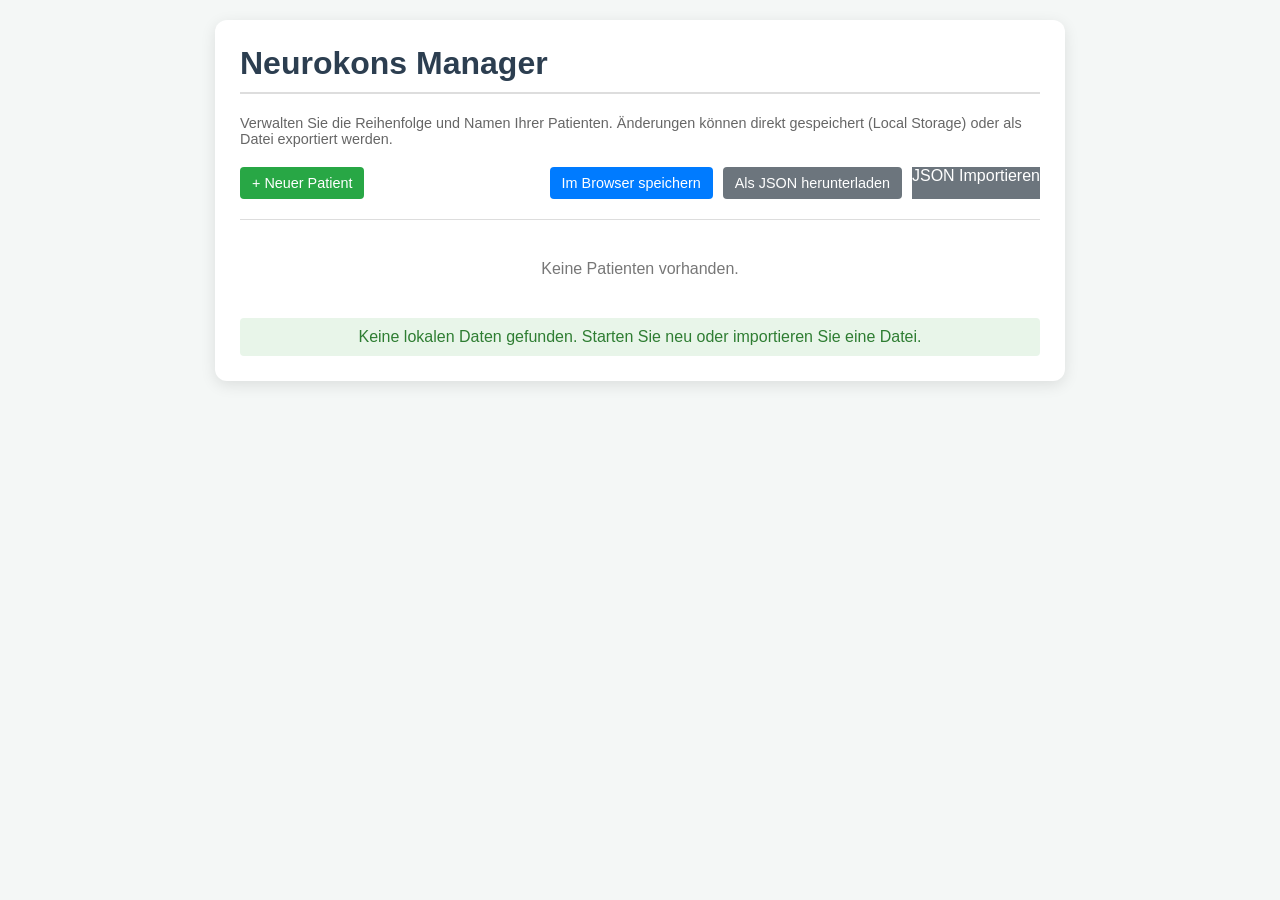
<file: Neurokons/Neurokons-Manager.html>
<!DOCTYPE html>
<html lang="de">
<head>
    <meta charset="UTF-8">
    <meta name="viewport" content="width=device-width, initial-scale=1.0">
    <title>Neurokons Patient Manager</title>
    <style>
        :root {
            --primary: #007bff;
            --primary-hover: #0056b3;
            --bg: #f4f7f6;
            --card-bg: #ffffff;
            --text: #333;
            --border: #ddd;
        }
        body {
            font-family: -apple-system, BlinkMacSystemFont, "Segoe UI", Roboto, Helvetica, Arial, sans-serif;
            background-color: var(--bg);
            color: var(--text);
            margin: 0;
            padding: 20px;
            display: flex;
            justify-content: center;
        }
        .container {
            width: 100%;
            max-width: 800px;
            background: var(--card-bg);
            padding: 25px;
            border-radius: 12px;
            box-shadow: 0 4px 15px rgba(0,0,0,0.1);
        }
        h1 { margin-top: 0; color: #2c3e50; border-bottom: 2px solid var(--border); padding-bottom: 10px; }
        
        /* Toolbar */
        .toolbar {
            display: flex;
            gap: 10px;
            margin-bottom: 20px;
            padding-bottom: 20px;
            border-bottom: 1px solid var(--border);
            flex-wrap: wrap;
        }
        
        /* Patient List */
        .patient-list {
            list-style: none;
            padding: 0;
            margin: 0;
        }
        .patient-item {
            display: flex;
            align-items: center;
            background: #fff;
            border: 1px solid var(--border);
            margin-bottom: 10px;
            padding: 10px 15px;
            border-radius: 6px;
            transition: transform 0.2s, box-shadow 0.2s;
            cursor: grab;
        }
        .patient-item:hover {
            box-shadow: 0 2px 8px rgba(0,0,0,0.08);
            border-color: #bbb;
        }
        .patient-item.dragging {
            opacity: 0.5;
            background: #e9ecef;
            border: 2px dashed #999;
        }
        
        /* Content inside Item */
        .drag-handle {
            font-size: 1.2rem;
            color: #999;
            margin-right: 15px;
            cursor: grab;
            user-select: none;
        }
        .patient-name {
            flex-grow: 1;
            font-weight: 600;
            font-size: 1.05rem;
        }
        .actions {
            display: flex;
            gap: 5px;
        }

        /* Buttons */
        button {
            padding: 8px 12px;
            border: none;
            border-radius: 4px;
            cursor: pointer;
            font-size: 0.9rem;
            transition: background 0.2s;
        }
        .btn-primary { background-color: var(--primary); color: white; }
        .btn-primary:hover { background-color: var(--primary-hover); }
        
        .btn-success { background-color: #28a745; color: white; }
        .btn-success:hover { background-color: #218838; }

        .btn-danger { background-color: #dc3545; color: white; }
        .btn-danger:hover { background-color: #c82333; }
        
        .btn-secondary { background-color: #6c757d; color: white; }
        .btn-secondary:hover { background-color: #5a6268; }

        .btn-icon {
            padding: 5px 10px;
            background-color: #e9ecef;
            color: #333;
            font-weight: bold;
        }
        .btn-icon:hover { background-color: #ced4da; }

        /* Status Bar */
        .status-bar {
            margin-top: 20px;
            padding: 10px;
            background: #e8f5e9;
            color: #2e7d32;
            border-radius: 4px;
            display: none;
            text-align: center;
        }
        .file-input { display: none; }
    </style>
</head>
<body>

    <div class="container">
        <h1>Neurokons Manager</h1>
        <p style="color: #666; font-size: 0.9em; margin-bottom: 20px;">
            Verwalten Sie die Reihenfolge und Namen Ihrer Patienten. Änderungen können direkt gespeichert (Local Storage) oder als Datei exportiert werden.
        </p>

        <div class="toolbar">
            <button class="btn-success" onclick="addNewPatient()">+ Neuer Patient</button>
            <div style="flex-grow:1"></div>
            <button class="btn-primary" onclick="saveToLocalStorage()">Im Browser speichern</button>
            <button class="btn-secondary" onclick="exportJSON()">Als JSON herunterladen</button>
            <label class="btn-secondary" style="display:inline-block; margin-bottom:0;">
                JSON Importieren
                <input type="file" id="fileImport" class="file-input" accept=".json" onchange="importJSON(this)">
            </label>
        </div>

        <ul id="patientList" class="patient-list">
            <!-- Liste wird hier generiert -->
        </ul>

        <div id="statusMessage" class="status-bar"></div>
    </div>

    <script>
        const STORAGE_KEY = 'dynamicMarkdownStateV9_Patients';
        
        // Data Store
        let patientsData = {}; // Das eigentliche Objekt mit den Daten
        let patientOrder = []; // Array der IDs für die Reihenfolge
        let currentPatientId = null;

        document.addEventListener('DOMContentLoaded', () => {
            loadFromLocalStorage();
            renderList();
        });

        // ================= DATEN LOGIK =================

        function loadFromLocalStorage() {
            const raw = localStorage.getItem(STORAGE_KEY);
            if (raw) {
                try {
                    const parsed = JSON.parse(raw);
                    patientsData = parsed.patients || {};
                    currentPatientId = parsed.currentPatientId || null;
                    
                    // Initial Order erstellen basierend auf vorhandenen Keys
                    // (Wenn schon mal sortiert wurde, behält JS meist die Key-Order bei)
                    patientOrder = Object.keys(patientsData);
                    showMessage("Daten aus lokalem Speicher geladen.");
                } catch (e) {
                    console.error(e);
                    showMessage("Fehler beim Laden der lokalen Daten.", true);
                }
            } else {
                // Dummy Data für Demo, falls leer
                showMessage("Keine lokalen Daten gefunden. Starten Sie neu oder importieren Sie eine Datei.");
            }
        }

        function saveToLocalStorage() {
            const reconstructedData = buildOrderedObject();
            const stateToSave = {
                patients: reconstructedData,
                currentPatientId: currentPatientId
            };
            localStorage.setItem(STORAGE_KEY, JSON.stringify(stateToSave));
            showMessage("Erfolgreich im Browser (Local Storage) gespeichert!");
        }

        // Hilfsfunktion: Baut das Patienten-Objekt in der exakten Reihenfolge des Arrays neu auf
        function buildOrderedObject() {
            const orderedPatients = {};
            patientOrder.forEach(id => {
                if (patientsData[id]) {
                    orderedPatients[id] = patientsData[id];
                }
            });
            return orderedPatients;
        }

        // ================= RENDER LOGIK =================

        function renderList() {
            const listEl = document.getElementById('patientList');
            listEl.innerHTML = '';

            if (patientOrder.length === 0) {
                listEl.innerHTML = '<li style="text-align:center; padding:20px; color:#777;">Keine Patienten vorhanden.</li>';
                return;
            }

            patientOrder.forEach((id, index) => {
                const li = document.createElement('li');
                li.className = 'patient-item';
                li.draggable = true;
                li.dataset.id = id;
                li.dataset.index = index;

                // Drag Events
                li.addEventListener('dragstart', handleDragStart);
                li.addEventListener('dragover', handleDragOver);
                li.addEventListener('drop', handleDrop);
                li.addEventListener('dragend', handleDragEnd);

                const isCurrent = (id === currentPatientId) ? ' (Aktuell ausgewählt)' : '';

                li.innerHTML = `
                    <div class="drag-handle">☰</div>
                    <div class="patient-name">${id} <small style="color:#999; font-weight:normal;">${isCurrent}</small></div>
                    <div class="actions">
                        <button class="btn-icon" title="Nach oben" onclick="moveItem(${index}, -1)">▲</button>
                        <button class="btn-icon" title="Nach unten" onclick="moveItem(${index}, 1)">▼</button>
                        <button class="btn-primary" onclick="renamePatient('${id}')">✏️</button>
                        <button class="btn-danger" onclick="deletePatient('${id}')">🗑️</button>
                    </div>
                `;
                listEl.appendChild(li);
            });
        }

        // ================= ACTION HANDLERS =================

        function addNewPatient() {
            const name = prompt("Name des neuen Patienten:");
            if (!name) return;
            if (patientsData[name]) {
                alert("Ein Patient mit diesem Namen existiert bereits.");
                return;
            }
            // Leeres Patienten-Gerüst
            patientsData[name] = { formModel: [], instructions: "" };
            patientOrder.push(name); // Hinten anfügen
            
            // Wenn es der erste ist, als aktuell setzen
            if (!currentPatientId) currentPatientId = name;
            
            renderList();
        }

        function renamePatient(oldId) {
            const newId = prompt("Neuer Name für den Patienten:", oldId);
            if (!newId || newId === oldId) return;
            if (patientsData[newId]) {
                alert("Dieser Name ist bereits vergeben.");
                return;
            }

            // Daten kopieren
            patientsData[newId] = patientsData[oldId];
            delete patientsData[oldId];

            // ID im Array aktualisieren (Position behalten)
            const index = patientOrder.indexOf(oldId);
            if (index !== -1) {
                patientOrder[index] = newId;
            }

            // Current ID check
            if (currentPatientId === oldId) {
                currentPatientId = newId;
            }

            renderList();
        }

        function deletePatient(id) {
            if (!confirm(`Patient "${id}" wirklich löschen?`)) return;
            
            delete patientsData[id];
            patientOrder = patientOrder.filter(pid => pid !== id);

            if (currentPatientId === id) {
                currentPatientId = patientOrder.length > 0 ? patientOrder[0] : null;
            }

            renderList();
        }

        function moveItem(index, direction) {
            const newIndex = index + direction;
            if (newIndex < 0 || newIndex >= patientOrder.length) return;

            // Swap
            const temp = patientOrder[index];
            patientOrder[index] = patientOrder[newIndex];
            patientOrder[newIndex] = temp;

            renderList();
        }

        // ================= DRAG & DROP =================

        let draggedIndex = null;

        function handleDragStart(e) {
            draggedIndex = +this.dataset.index;
            this.classList.add('dragging');
            e.dataTransfer.effectAllowed = 'move';
        }

        function handleDragOver(e) {
            e.preventDefault(); // Necessary to allow dropping
            e.dataTransfer.dropEffect = 'move';
            return false;
        }

        function handleDrop(e) {
            e.stopPropagation();
            const targetIndex = +this.dataset.index;

            if (draggedIndex !== null && draggedIndex !== targetIndex) {
                // Element verschieben
                const itemToMove = patientOrder[draggedIndex];
                patientOrder.splice(draggedIndex, 1); // Entfernen
                patientOrder.splice(targetIndex, 0, itemToMove); // Einfügen
                renderList();
            }
            return false;
        }

        function handleDragEnd(e) {
            this.classList.remove('dragging');
            draggedIndex = null;
        }

        // ================= IMPORT / EXPORT =================

        function exportJSON() {
            const orderedData = buildOrderedObject();
            const exportObj = {
                patients: orderedData,
                currentPatientId: currentPatientId
            };
            const dataStr = JSON.stringify(exportObj, null, 2);
            const dataUri = 'data:application/json;charset=utf-8,'+ encodeURIComponent(dataStr);
            
            const exportFileDefaultName = 'patienten-manager-export.json';
            const linkElement = document.createElement('a');
            linkElement.setAttribute('href', dataUri);
            linkElement.setAttribute('download', exportFileDefaultName);
            linkElement.click();
        }

        function importJSON(input) {
            const file = input.files[0];
            if (!file) return;

            const reader = new FileReader();
            reader.onload = (e) => {
                try {
                    const json = JSON.parse(e.target.result);
                    if (!json.patients) throw new Error("Kein patients-Objekt gefunden");
                    
                    patientsData = json.patients;
                    currentPatientId = json.currentPatientId || Object.keys(patientsData)[0] || null;
                    
                    // Reihenfolge aus der Datei übernehmen (Iteriere Keys so wie sie kommen)
                    patientOrder = Object.keys(patientsData);
                    
                    renderList();
                    showMessage("Import erfolgreich! Klicken Sie auf 'Im Browser speichern', um die Änderungen zu sichern.");
                } catch (err) {
                    alert("Fehler beim Importieren: " + err.message);
                }
            };
            reader.readAsText(file);
            input.value = ''; // Reset input
        }

        function showMessage(msg, isError = false) {
            const el = document.getElementById('statusMessage');
            el.textContent = msg;
            el.style.display = 'block';
            el.style.color = isError ? '#c62828' : '#2e7d32';
            el.style.background = isError ? '#ffebee' : '#e8f5e9';
            
            setTimeout(() => {
                el.style.display = 'none';
            }, 4000);
        }

    </script>
</body>
</html>
</file>
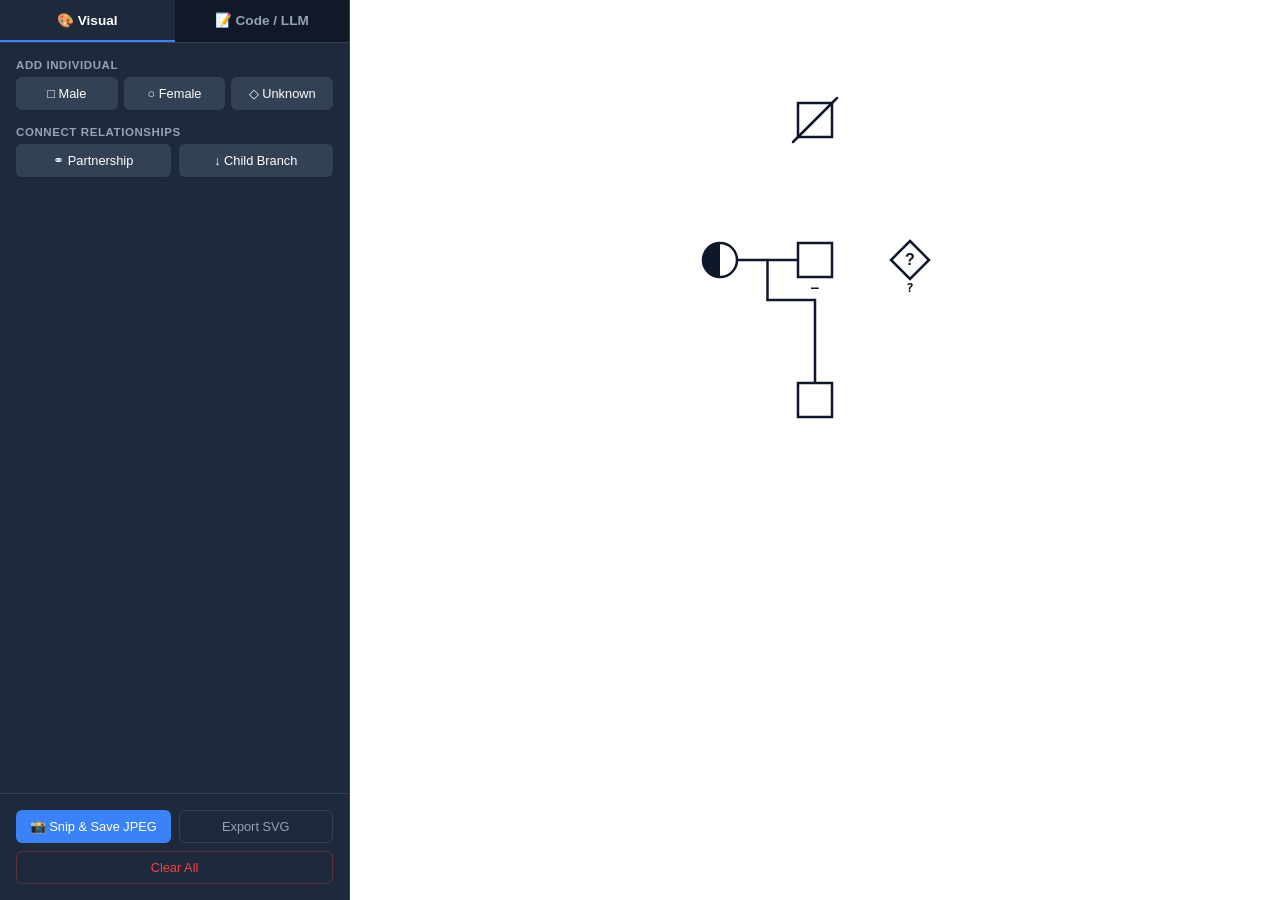
<file: Pedigree Chart/Pedigree v1.html>
<!DOCTYPE html>
<html lang="en">
<head>
    <meta charset="UTF-8">
    <meta name="viewport" content="width=device-width, initial-scale=1.0">
    <title>Pedigree Chart Studio</title>
    <style>
        :root {
            --bg: #0f172a;
            --surface: #1e293b;
            --border: #334155;
            --text: #f8fafc;
            --text-muted: #94a3b8;
            --primary: #3b82f6;
            --primary-hover: #2563eb;
            --danger: #ef4444;
            --canvas-bg: #ffffff;
            --node-stroke: #0f172a;
        }

        * { box-sizing: border-box; margin: 0; padding: 0; user-select: none; }
        body {
            font-family: -apple-system, BlinkMacSystemFont, "Segoe UI", Roboto, sans-serif;
            background: var(--bg);
            color: var(--text);
            display: flex;
            height: 100vh;
            overflow: hidden;
        }

        /* Sidebar Layout */
        #sidebar {
            width: 350px;
            min-width: 320px;
            background: var(--surface);
            border-right: 1px solid var(--border);
            display: flex;
            flex-direction: column;
            z-index: 10;
            flex-shrink: 0;
        }

        /* Tab Switcher */
        .tabs {
            display: flex;
            border-bottom: 1px solid var(--border);
            background: #111827;
        }
        .tab-btn {
            flex: 1;
            padding: 12px;
            text-align: center;
            font-size: 0.85rem;
            font-weight: 600;
            cursor: pointer;
            color: var(--text-muted);
            border: none;
            background: transparent;
            transition: all 0.15s;
            border-bottom: 2px solid transparent;
            border-radius: 0;
        }
        .tab-btn.active {
            color: var(--text);
            background: var(--surface);
            border-bottom: 2px solid var(--primary);
        }

        .tab-content {
            flex: 1;
            overflow-y: auto;
            padding: 16px;
            display: flex;
            flex-direction: column;
            gap: 16px;
        }

        .section-title {
            font-size: 0.72rem;
            font-weight: 700;
            text-transform: uppercase;
            letter-spacing: 0.05em;
            color: var(--text-muted);
            margin-bottom: 6px;
        }

        .btn-grid { display: grid; grid-template-columns: 1fr 1fr; gap: 8px; }
        .btn-grid-3 { display: grid; grid-template-columns: 1fr 1fr 1fr; gap: 6px; }

        button {
            background: #334155;
            color: white;
            border: 1px solid transparent;
            padding: 8px 10px;
            border-radius: 6px;
            font-size: 0.8rem;
            font-weight: 500;
            cursor: pointer;
            display: inline-flex;
            align-items: center;
            justify-content: center;
            gap: 6px;
            transition: all 0.15s;
        }
        button:hover { background: #475569; }
        button.primary { background: var(--primary); }
        button.primary:hover { background: var(--primary-hover); }
        button.active { background: #2563eb; border-color: #60a5fa; color: #fff; }
        button.outline { background: transparent; border-color: var(--border); color: var(--text-muted); }
        button.outline:hover { background: #334155; color: var(--text); }
        button.danger { color: var(--danger); background: transparent; border-color: rgba(239, 68, 68, 0.3); }
        button.danger:hover { background: rgba(239, 68, 68, 0.1); border-color: var(--danger); }

        /* Property Panel */
        #props-panel {
            background: #090d16;
            padding: 12px;
            border-radius: 8px;
            border: 1px solid var(--border);
            display: flex;
            flex-direction: column;
            gap: 10px;
        }
        .field { display: flex; flex-direction: column; gap: 4px; }
        .field label { font-size: 0.75rem; color: var(--text-muted); }
        input[type="text"], select {
            padding: 6px 10px;
            border-radius: 6px;
            border: 1px solid var(--border);
            background: var(--surface);
            color: white;
            font-size: 0.85rem;
            outline: none;
        }
        input[type="text"]:focus, select:focus { border-color: var(--primary); }

        /* Code Editor */
        textarea#code-input {
            flex: 1;
            min-height: 280px;
            width: 100%;
            background: #090d16;
            color: #38bdf8;
            font-family: "Fira Code", "Consolas", monospace;
            font-size: 0.82rem;
            line-height: 1.45;
            padding: 12px;
            border: 1px solid var(--border);
            border-radius: 6px;
            outline: none;
            resize: none;
            white-space: pre;
            tab-size: 2;
        }

        /* Workspace Canvas (Solid White Blank Canvas) */
        #workspace {
            flex: 1;
            position: relative;
            background: #ffffff;
            overflow: auto;
            display: block;
        }

        svg#canvas {
            display: block;
            background: #ffffff;
            cursor: default;
        }

        /* Snipping Overlay */
        #snip-overlay {
            display: none;
            position: absolute;
            top: 0;
            left: 0;
            width: 1800px;
            height: 1200px;
            background: rgba(15, 23, 42, 0.4);
            cursor: crosshair;
            z-index: 100;
        }
        #snip-box {
            position: absolute;
            border: 2px dashed #0284c7;
            background: rgba(56, 189, 248, 0.18);
            box-shadow: 0 0 0 9999px rgba(15, 23, 42, 0.4);
            pointer-events: none;
            display: none;
        }
        #snip-controls {
            position: fixed;
            top: 16px;
            left: 50%;
            transform: translateX(-50%);
            background: #0f172a;
            border: 1px solid #334155;
            padding: 8px 18px;
            border-radius: 30px;
            display: none;
            gap: 12px;
            align-items: center;
            z-index: 110;
            box-shadow: 0 10px 25px rgba(0,0,0,0.4);
        }

        /* Modal for Prompt Help */
        #modal {
            display: none;
            position: fixed;
            inset: 0;
            background: rgba(0,0,0,0.6);
            backdrop-filter: blur(2px);
            z-index: 200;
            justify-content: center;
            align-items: center;
            padding: 20px;
        }
        .modal-card {
            background: var(--surface);
            border: 1px solid var(--border);
            border-radius: 10px;
            max-width: 580px;
            width: 100%;
            padding: 20px;
            display: flex;
            flex-direction: column;
            gap: 12px;
        }
        .modal-card pre {
            background: #090d16;
            padding: 12px;
            border-radius: 6px;
            font-size: 0.75rem;
            color: #a5f3fc;
            overflow-x: auto;
            white-space: pre-wrap;
        }
    </style>
</head>
<body>

    <!-- Sidebar Controls -->
    <div id="sidebar">
        <div class="tabs">
            <button class="tab-btn active" onclick="switchTab('visual')">🎨 Visual</button>
            <button class="tab-btn" onclick="switchTab('code')">📝 Code / LLM</button>
        </div>

        <!-- TAB 1: Visual Mode -->
        <div id="tab-visual" class="tab-content">
            <div>
                <div class="section-title">Add Individual</div>
                <div class="btn-grid-3">
                    <button onclick="addNode('male')">□ Male</button>
                    <button onclick="addNode('female')">○ Female</button>
                    <button onclick="addNode('unknown')">◇ Unknown</button>
                </div>
            </div>

            <div>
                <div class="section-title">Connect Relationships</div>
                <div class="btn-grid">
                    <button id="btn-mate" onclick="setConnectMode('mate')">⚭ Partnership</button>
                    <button id="btn-child" onclick="setConnectMode('child')">↓ Child Branch</button>
                </div>
                <p id="connect-hint" style="font-size: 0.75rem; color: #60a5fa; margin-top: 6px; display: none;"></p>
            </div>

            <!-- Property Editor -->
            <div id="props-panel" style="display: none;">
                <div class="section-title" id="selected-title">Individual Details</div>

                <div class="field" id="field-sex">
                    <label>Biological Sex</label>
                    <select id="node-sex" onchange="updateSelectedNode()">
                        <option value="male">Male (□)</option>
                        <option value="female">Female (○)</option>
                        <option value="unknown">Unknown / Unspecified (◇)</option>
                    </select>
                </div>

                <div class="field" id="field-status">
                    <label>Phenotype Condition Status</label>
                    <select id="node-status" onchange="updateSelectedNode()">
                        <option value="normal">Unaffected</option>
                        <option value="affected">Affected</option>
                        <option value="carrier">Carrier (Half)</option>
                        <option value="unknown">Unknown / Uncertain (?)</option>
                    </select>
                </div>

                <div class="field" id="field-test">
                    <label>Genetic Test Result</label>
                    <select id="node-test" onchange="updateSelectedNode()">
                        <option value="none">Untested (notest)</option>
                        <option value="pos">Positive (test+)</option>
                        <option value="neg">Negative (test-)</option>
                        <option value="unknown">Unknown / Pending (test?)</option>
                    </select>
                </div>

                <div class="field" id="field-flags" style="flex-direction: row; gap: 14px; margin-top: 4px;">
                    <label style="display: flex; align-items: center; gap: 4px; cursor: pointer; color: white;">
                        <input type="checkbox" id="node-deceased" onchange="updateSelectedNode()"> Deceased
                    </label>
                    <label style="display: flex; align-items: center; gap: 4px; cursor: pointer; color: white;">
                        <input type="checkbox" id="node-proband" onchange="updateSelectedNode()"> Proband (Patient)
                    </label>
                </div>

                <button class="danger" style="margin-top: 6px;" onclick="deleteSelected()">Delete Selected</button>
            </div>
        </div>

        <!-- TAB 2: Text / LLM Mode -->
        <div id="tab-code" class="tab-content" style="display: none;">
            <div style="display:flex; justify-content:space-between; align-items:center;">
                <div class="section-title" style="margin-bottom:0;">Pedigree DSL Code</div>
                <button class="outline" style="padding: 4px 8px; font-size: 0.75rem;" onclick="openModal()">📋 Prompt</button>
            </div>

            <textarea id="code-input" spellcheck="false" placeholder="Write or paste pedigree code here..."></textarea>

            <div class="btn-grid">
                <button class="primary" onclick="renderFromCode()">Apply & Center</button>
                <button class="outline" onclick="syncCodeFromCanvas()">Sync from Visual</button>
            </div>
        </div>

        <!-- Bottom Actions -->
        <div style="padding: 16px; border-top: 1px solid var(--border); display: flex; flex-direction: column; gap: 8px;">
            <div class="btn-grid">
                <button class="primary" onclick="startScreenshotMode()">📸 Snip & Save JPEG</button>
                <button class="outline" onclick="exportSVG()">Export SVG</button>
            </div>
            <button class="danger" style="width: 100%;" onclick="clearCanvas()">Clear All</button>
        </div>
    </div>

    <!-- Canvas Workspace (Blank White) -->
    <div id="workspace">
        <svg id="canvas" width="1800" height="1200" xmlns="http://www.w3.org/2000/svg">
            <defs>
                <!-- Embedded CSS rules for 100% standalone fidelity -->
                <style>
                    .ped-shape { stroke: #0f172a; stroke-width: 2.5; cursor: move; }
                    .ped-shape.selected { stroke: #2563eb !important; stroke-width: 3.5; }
                    .ped-line { stroke: #0f172a; stroke-width: 2.5; stroke-linecap: round; stroke-linejoin: round; fill: none; cursor: pointer; }
                    .ped-line.selected { stroke: #2563eb !important; stroke-width: 3.5; }
                    .unknown-qmark { font-family: -apple-system, BlinkMacSystemFont, "Segoe UI", Roboto, sans-serif; font-size: 16px; font-weight: 800; fill: #0f172a; text-anchor: middle; pointer-events: none; }
                    .test-badge { font-family: -apple-system, BlinkMacSystemFont, "Segoe UI", Roboto, monospace; font-size: 13px; font-weight: 800; fill: #0f172a; text-anchor: middle; pointer-events: none; }
                    .gen-label { font-family: -apple-system, BlinkMacSystemFont, "Segoe UI", Roboto, sans-serif; font-size: 14px; font-weight: 700; fill: #94a3b8; text-anchor: end; pointer-events: none; }
                    .legend-bg { fill: rgba(255, 255, 255, 0.98); stroke: #cbd5e1; stroke-width: 1.5; rx: 8; ry: 8; filter: url(#legend-shadow); }
                    .legend-header-bg { fill: #f8fafc; cursor: move; rx: 8; ry: 8; }
                    .legend-text { font-family: -apple-system, BlinkMacSystemFont, "Segoe UI", Roboto, sans-serif; font-size: 11px; fill: #0f172a; font-weight: 500; }
                    .legend-title { font-family: -apple-system, BlinkMacSystemFont, "Segoe UI", Roboto, sans-serif; font-size: 11px; font-weight: 700; fill: #475569; cursor: move; }
                </style>

                <!-- Carrier Half-and-Half Gradient -->
                <linearGradient id="carrier-gradient" x1="0%" y1="0%" x2="100%" y2="0%">
                    <stop offset="50%" stop-color="#0f172a" />
                    <stop offset="50%" stop-color="#ffffff" />
                </linearGradient>

                <!-- Soft Drop Shadow for Floating Legend -->
                <filter id="legend-shadow" x="-10%" y="-10%" width="130%" height="130%">
                    <feDropShadow dx="0" dy="4" stdDeviation="6" flood-color="#0f172a" flood-opacity="0.08" />
                </filter>
            </defs>

            <!-- Solid Blank White Canvas -->
            <rect width="1800" height="1200" fill="#ffffff" />

            <!-- Layers -->
            <g id="grid-layer"></g>
            <g id="links-layer"></g>
            <g id="nodes-layer"></g>
            <g id="legend-layer" transform="translate(1420, 50)"></g>
        </svg>

        <!-- Snipping Overlay -->
        <div id="snip-overlay">
            <div id="snip-box"></div>
        </div>

        <!-- Snipping Toolbar -->
        <div id="snip-controls">
            <span id="snip-dim" style="font-size: 0.82rem; font-weight: 600; color: #38bdf8;">Drag across canvas to choose capture area</span>
            <button class="primary" id="btn-save-snip" style="display:none;" onclick="downloadScreenshotJPEG()">Save JPEG</button>
            <button class="outline" onclick="exitScreenshotMode()">Cancel</button>
        </div>
    </div>

    <!-- LLM Prompt Helper Modal -->
    <div id="modal">
        <div class="modal-card">
            <h2 style="font-size: 1rem;">System Prompt for LLMs</h2>
            <p style="font-size: 0.8rem; color: var(--text-muted);">
                Copy this prompt and paste it into ChatGPT / Claude along with your clinical vignette or family history.
            </p>
            <pre id="prompt-text">Generate standardized pedigree code matching this syntax:

# SYNTAX:
# [ID]: [Sex: M/F/U] [Status: normal/affected/carrier/unknown] [GeneticTest: test+ / test- / test? / notest] [deceased] [proband]

# Example:
I-1: M normal deceased notest
I-2: F carrier test+
II-1: M affected test+
II-2: F carrier notest
II-3: M normal test-
II-4: U unknown test?
III-1: F affected proband test+
III-2: M normal notest

# RELATIONSHIPS:
I-1 + I-2 -> II-1, II-2, II-4
II-2 + II-3 -> III-1, III-2

Generate pedigree code for:</pre>
            <div style="display:flex; justify-content: flex-end; gap:8px;">
                <button class="primary" onclick="copyPrompt()">Copy Prompt</button>
                <button class="outline" onclick="closeModal()">Close</button>
            </div>
        </div>
    </div>

    <script>
        // State
        let nodes = [];
        let links = [];
        let selectedNodeId = null;
        let selectedLinkId = null;
        let connectMode = null;
        let connectSourceId = null;
        let draggingNode = null;
        let dragOffset = { x: 0, y: 0 };

        // Floating SVG Legend Position
        let legendPos = { x: 1440, y: 60 };
        let isDraggingLegend = false;
        let legendDragOffset = { x: 0, y: 0 };

        const NODE_SIZE = 34;
        const GEN_HEIGHT = 140;
        const NODE_GAP = 95;
        const TOP_PADDING = 120;
        const LEFT_PADDING = 120;
        const CANVAS_WIDTH = 1800;

        const workspace = document.getElementById('workspace');
        const canvas = document.getElementById('canvas');
        const nodesLayer = document.getElementById('nodes-layer');
        const linksLayer = document.getElementById('links-layer');
        const gridLayer = document.getElementById('grid-layer');
        const legendLayer = document.getElementById('legend-layer');
        const codeInput = document.getElementById('code-input');

        // Initial Demo Chart
        function initDefaultData() {
            const initialCode = `# Generation I
I-1: M normal deceased notest
I-2: F carrier test+

# Generation II
II-1: M affected test+
II-2: F carrier notest
II-3: M normal test-
II-4: U unknown test?

# Generation III
III-1: F affected proband test+
III-2: M normal notest

# Relationships
I-1 + I-2 -> II-1, II-2, II-4
II-2 + II-3 -> III-1, III-2`;

            codeInput.value = initialCode;
            parseAndLayout(initialCode);
        }

        // Tab Switching
        function switchTab(tab) {
            document.querySelectorAll('.tab-btn').forEach((b, i) => {
                b.classList.toggle('active', (tab === 'visual' && i === 0) || (tab === 'code' && i === 1));
            });
            document.getElementById('tab-visual').style.display = tab === 'visual' ? 'flex' : 'none';
            document.getElementById('tab-code').style.display = tab === 'code' ? 'flex' : 'none';

            if (tab === 'code') syncCodeFromCanvas();
        }

        // Add Individual Manually
        function addNode(type) {
            const count = nodes.length + 1;
            const id = `Ind-${count}`;
            const newNode = {
                id: id,
                gen: 'II',
                type: type,
                status: 'normal',
                test: 'none',
                deceased: false,
                proband: false,
                x: 900 + (nodes.length * 25) % 200,
                y: TOP_PADDING + 80
            };
            nodes.push(newNode);
            selectNode(id);
            render();
        }

        // Connection Modes
        function setConnectMode(mode) {
            if (connectMode === mode) {
                cancelConnectMode();
                return;
            }
            connectMode = mode;
            connectSourceId = null;
            document.getElementById('btn-mate').classList.toggle('active', mode === 'mate');
            document.getElementById('btn-child').classList.toggle('active', mode === 'child');
            
            const hint = document.getElementById('connect-hint');
            hint.style.display = 'block';
            if (mode === 'mate') hint.innerText = "Click 1st partner, then 2nd partner.";
            if (mode === 'child') hint.innerText = "Click marriage line, then click child.";
        }

        function cancelConnectMode() {
            connectMode = null;
            connectSourceId = null;
            document.getElementById('btn-mate').classList.remove('active');
            document.getElementById('btn-child').classList.remove('active');
            document.getElementById('connect-hint').style.display = 'none';
        }

        // Selection & Property Panel
        function selectNode(id) {
            selectedNodeId = id;
            selectedLinkId = null;
            updatePropsPanel();
            render();
        }

        function selectLink(id) {
            selectedLinkId = id;
            selectedNodeId = null;
            updatePropsPanel();
            render();
        }

        function clearSelection() {
            selectedNodeId = null;
            selectedLinkId = null;
            updatePropsPanel();
            render();
        }

        function updatePropsPanel() {
            const panel = document.getElementById('props-panel');
            const fieldSex = document.getElementById('field-sex');
            const fieldStatus = document.getElementById('field-status');
            const fieldTest = document.getElementById('field-test');
            const fieldFlags = document.getElementById('field-flags');

            if (selectedNodeId) {
                const node = nodes.find(n => n.id === selectedNodeId);
                if (!node) return;
                panel.style.display = 'flex';
                fieldSex.style.display = 'flex';
                fieldStatus.style.display = 'flex';
                fieldTest.style.display = 'flex';
                fieldFlags.style.display = 'flex';
                document.getElementById('selected-title').innerText = `Individual (${node.id})`;
                document.getElementById('node-sex').value = node.type;
                document.getElementById('node-status').value = node.status;
                document.getElementById('node-test').value = node.test || 'none';
                document.getElementById('node-deceased').checked = node.deceased;
                document.getElementById('node-proband').checked = node.proband;
            } else if (selectedLinkId) {
                panel.style.display = 'flex';
                fieldSex.style.display = 'none';
                fieldStatus.style.display = 'none';
                fieldTest.style.display = 'none';
                fieldFlags.style.display = 'none';
                document.getElementById('selected-title').innerText = `Relationship Line`;
            } else {
                panel.style.display = 'none';
            }
        }

        function updateSelectedNode() {
            if (!selectedNodeId) return;
            const node = nodes.find(n => n.id === selectedNodeId);
            if (!node) return;

            node.type = document.getElementById('node-sex').value;
            node.status = document.getElementById('node-status').value;
            node.test = document.getElementById('node-test').value;
            node.deceased = document.getElementById('node-deceased').checked;
            node.proband = document.getElementById('node-proband').checked;
            render();
        }

        function deleteSelected() {
            if (selectedNodeId) {
                links = links.filter(l => l.from !== selectedNodeId && l.to !== selectedNodeId && l.id !== selectedNodeId);
                nodes = nodes.filter(n => n.id !== selectedNodeId);
                selectedNodeId = null;
            } else if (selectedLinkId) {
                links = links.filter(l => l.id !== selectedLinkId && l.from !== selectedLinkId);
                selectedLinkId = null;
            }
            updatePropsPanel();
            render();
        }

        function clearCanvas() {
            if (confirm("Clear entire pedigree chart?")) {
                nodes = [];
                links = [];
                clearSelection();
                render();
            }
        }

        // Sync: Visual to Code
        function syncCodeFromCanvas() {
            let code = '# Individuals\n';
            nodes.forEach(n => {
                let sex = 'M';
                if (n.type === 'female') sex = 'F';
                if (n.type === 'unknown') sex = 'U';

                let testStr = 'notest';
                if (n.test === 'pos') testStr = 'test+';
                if (n.test === 'neg') testStr = 'test-';
                if (n.test === 'unknown') testStr = 'test?';
                if (n.test === 'none') testStr = 'notest';

                const flags = [
                    testStr,
                    n.deceased ? 'deceased' : '',
                    n.proband ? 'proband' : ''
                ].filter(Boolean).join(' ');

                code += `${n.id}: ${sex} ${n.status} ${flags}\n`;
            });

            code += '\n# Relationships\n';
            links.filter(l => l.type === 'mate').forEach(mate => {
                const children = links.filter(l => l.type === 'child' && l.from === mate.id).map(c => c.to);
                if (children.length > 0) {
                    code += `${mate.from} + ${mate.to} -> ${children.join(', ')}\n`;
                } else {
                    code += `${mate.from} + ${mate.to}\n`;
                }
            });
            codeInput.value = code.trim();
        }

        // Sync: Code to Visual & Center Patient
        function renderFromCode() {
            parseAndLayout(codeInput.value);
        }

        function parseAndLayout(text) {
            const lines = text.split('\n');
            const newNodes = [];
            const newLinks = [];

            lines.forEach(rawLine => {
                let line = rawLine.trim();
                if (!line || line.startsWith('#') || line.startsWith('//')) return;

                if (line.includes('+')) {
                    const parts = line.split('->');
                    const parents = parts[0].split('+').map(s => s.trim());
                    const children = parts[1] ? parts[1].split(',').map(s => s.trim()).filter(Boolean) : [];
                    
                    if (parents.length === 2) {
                        const mateId = `rel_${parents[0]}_${parents[1]}`;
                        newLinks.push({ id: mateId, type: 'mate', from: parents[0], to: parents[1] });
                        children.forEach(cid => {
                            newLinks.push({ id: `ch_${mateId}_${cid}`, type: 'child', from: mateId, to: cid });
                        });
                    }
                    return;
                }

                if (line.includes(':')) {
                    const [idPart, rest] = line.split(':');
                    const id = idPart.trim();
                    let desc = rest.trim();

                    desc = desc.replace(/"([^"]+)"/, '').trim();
                    const tokens = desc.toLowerCase().split(/\s+/);
                    
                    let type = 'male';
                    if (tokens.includes('f') || tokens.includes('female')) type = 'female';
                    if (tokens.includes('u') || tokens.includes('unknown_sex') || tokens.includes('other')) type = 'unknown';

                    let status = 'normal';
                    if (tokens.includes('affected')) status = 'affected';
                    if (tokens.includes('carrier')) status = 'carrier';
                    if (tokens.includes('unknown') || tokens.includes('?')) status = 'unknown';

                    let test = 'none';
                    if (tokens.includes('notest') || tokens.includes('untested') || tokens.includes('notested') || tokens.includes('testnone')) {
                        test = 'none';
                    } else if (tokens.includes('test+') || tokens.includes('pos') || tokens.includes('+')) {
                        test = 'pos';
                    } else if (tokens.includes('test-') || tokens.includes('neg') || tokens.includes('-')) {
                        test = 'neg';
                    } else if (tokens.includes('test?') || tokens.includes('unknown_test')) {
                        test = 'unknown';
                    }

                    const deceased = tokens.includes('deceased') || tokens.includes('dead');
                    const proband = tokens.includes('proband') || tokens.includes('patient');

                    let gen = "I";
                    if (id.includes('-')) gen = id.split('-')[0].toUpperCase();

                    newNodes.push({ id, gen, type, status, test, deceased, proband, x: 0, y: 0 });
                }
            });

            // Calculate Grid Levels
            const generations = {};
            const genOrder = [];
            newNodes.forEach(node => {
                if (!generations[node.gen]) {
                    generations[node.gen] = [];
                    genOrder.push(node.gen);
                }
                generations[node.gen].push(node);
            });

            genOrder.forEach((genKey, genIdx) => {
                const genNodes = generations[genKey];
                const y = TOP_PADDING + (genIdx * GEN_HEIGHT);
                const totalWidth = genNodes.length * NODE_GAP;
                const startX = (CANVAS_WIDTH / 2) - (totalWidth / 2);

                genNodes.forEach((node, nodeIdx) => {
                    node.x = startX + (nodeIdx * NODE_GAP);
                    node.y = y;
                });
            });

            newLinks.filter(l => l.type === 'mate').forEach(rel => {
                const n1 = newNodes.find(n => n.id === rel.from);
                const n2 = newNodes.find(n => n.id === rel.to);
                if (n1 && n2 && n1.gen === n2.gen) {
                    if (Math.abs(n1.x - n2.x) > NODE_GAP) {
                        n2.x = n1.x + 60;
                    }
                }
            });

            // Center Patient (Proband)
            const patient = newNodes.find(n => n.proband);
            const targetCenterX = CANVAS_WIDTH / 2;

            if (patient) {
                const shiftX = targetCenterX - patient.x;
                newNodes.forEach(n => { n.x += shiftX; });
            } else if (newNodes.length > 0) {
                const xs = newNodes.map(n => n.x);
                const midX = (Math.min(...xs) + Math.max(...xs)) / 2;
                const shiftX = targetCenterX - midX;
                newNodes.forEach(n => { n.x += shiftX; });
            }

            nodes = newNodes;
            links = newLinks;
            clearSelection();
            render();

            setTimeout(() => {
                workspace.scrollLeft = (CANVAS_WIDTH - workspace.clientWidth) / 2;
                workspace.scrollTop = 0;
            }, 50);
        }

        // Render Canvas + Integrated Vector Elements
        function render() {
            linksLayer.innerHTML = '';
            nodesLayer.innerHTML = '';
            gridLayer.innerHTML = '';
            legendLayer.innerHTML = '';

            // Generation Markers
            const drawnGens = new Set();
            nodes.forEach(node => {
                if (node.gen && !drawnGens.has(node.gen)) {
                    drawnGens.add(node.gen);
                    const genText = document.createElementNS('http://www.w3.org/2000/svg', 'text');
                    genText.setAttribute('x', LEFT_PADDING - 40);
                    genText.setAttribute('y', node.y + 6);
                    genText.setAttribute('class', 'gen-label');
                    genText.textContent = node.gen;
                    gridLayer.appendChild(genText);
                }
            });

            // 1. Partnerships & Offspring Lines
            links.filter(l => l.type === 'mate').forEach(link => {
                const p1 = nodes.find(n => n.id === link.from);
                const p2 = nodes.find(n => n.id === link.to);
                if (!p1 || !p2) return;

                const line = document.createElementNS('http://www.w3.org/2000/svg', 'line');
                line.setAttribute('x1', p1.x);
                line.setAttribute('y1', p1.y);
                line.setAttribute('x2', p2.x);
                line.setAttribute('y2', p2.y);
                line.setAttribute('class', `ped-line ${selectedLinkId === link.id ? 'selected' : ''}`);

                line.addEventListener('click', (e) => {
                    e.stopPropagation();
                    if (connectMode === 'child') {
                        connectSourceId = link.id;
                        document.getElementById('connect-hint').innerText = "Now click a child individual.";
                    } else {
                        selectLink(link.id);
                    }
                });

                linksLayer.appendChild(line);

                const childLinks = links.filter(l => l.type === 'child' && l.from === link.id);
                if (childLinks.length > 0) {
                    const midX = (p1.x + p2.x) / 2;
                    const midY = (p1.y + p2.y) / 2;
                    const dropY = midY + 40;

                    const stem = document.createElementNS('http://www.w3.org/2000/svg', 'line');
                    stem.setAttribute('x1', midX);
                    stem.setAttribute('y1', midY);
                    stem.setAttribute('x2', midX);
                    stem.setAttribute('y2', dropY);
                    stem.setAttribute('class', 'ped-line');
                    linksLayer.appendChild(stem);

                    const childNodes = childLinks.map(cl => nodes.find(n => n.id === cl.to)).filter(Boolean);
                    if (childNodes.length > 0) {
                        const childXs = childNodes.map(c => c.x);
                        const minChildX = Math.min(...childXs, midX);
                        const maxChildX = Math.max(...childXs, midX);

                        const sibBar = document.createElementNS('http://www.w3.org/2000/svg', 'line');
                        sibBar.setAttribute('x1', minChildX);
                        sibBar.setAttribute('y1', dropY);
                        sibBar.setAttribute('x2', maxChildX);
                        sibBar.setAttribute('y2', dropY);
                        sibBar.setAttribute('class', 'ped-line');
                        linksLayer.appendChild(sibBar);

                        childNodes.forEach(child => {
                            const drop = document.createElementNS('http://www.w3.org/2000/svg', 'line');
                            drop.setAttribute('x1', child.x);
                            drop.setAttribute('y1', dropY);
                            drop.setAttribute('x2', child.x);
                            drop.setAttribute('y2', child.y - (NODE_SIZE / 2));
                            drop.setAttribute('class', 'ped-line');
                            linksLayer.appendChild(drop);
                        });
                    }
                }
            });

            // 2. Nodes
            nodes.forEach(node => {
                const group = document.createElementNS('http://www.w3.org/2000/svg', 'g');
                group.setAttribute('class', `node ${selectedNodeId === node.id ? 'selected' : ''}`);
                group.setAttribute('transform', `translate(${node.x}, ${node.y})`);

                let fill = '#ffffff';
                if (node.status === 'affected') fill = '#0f172a';
                if (node.status === 'carrier') fill = 'url(#carrier-gradient)';

                let shape;
                const r = NODE_SIZE / 2;

                if (node.type === 'male') {
                    shape = document.createElementNS('http://www.w3.org/2000/svg', 'rect');
                    shape.setAttribute('x', -r);
                    shape.setAttribute('y', -r);
                    shape.setAttribute('width', NODE_SIZE);
                    shape.setAttribute('height', NODE_SIZE);
                } else if (node.type === 'female') {
                    shape = document.createElementNS('http://www.w3.org/2000/svg', 'circle');
                    shape.setAttribute('cx', 0);
                    shape.setAttribute('cy', 0);
                    shape.setAttribute('r', r);
                } else {
                    shape = document.createElementNS('http://www.w3.org/2000/svg', 'polygon');
                    const d = r + 2;
                    shape.setAttribute('points', `0,${-d} ${d},0 0,${d} ${-d},0`);
                }

                shape.setAttribute('class', `ped-shape ${selectedNodeId === node.id ? 'selected' : ''}`);
                shape.setAttribute('fill', fill);
                group.appendChild(shape);

                // Unknown Status '?'
                if (node.status === 'unknown') {
                    const qmark = document.createElementNS('http://www.w3.org/2000/svg', 'text');
                    qmark.setAttribute('x', 0);
                    qmark.setAttribute('y', 5);
                    qmark.setAttribute('class', 'unknown-qmark');
                    qmark.textContent = '?';
                    group.appendChild(qmark);
                }

                // Genetic Test Symbol UNDER shape
                if (node.test && node.test !== 'none') {
                    const badge = document.createElementNS('http://www.w3.org/2000/svg', 'text');
                    badge.setAttribute('x', 0);
                    badge.setAttribute('y', NODE_SIZE / 2 + 15);
                    badge.setAttribute('class', 'test-badge');
                    
                    if (node.test === 'pos') badge.textContent = '+';
                    if (node.test === 'neg') badge.textContent = '–';
                    if (node.test === 'unknown') badge.textContent = '?';
                    
                    group.appendChild(badge);
                }

                // Deceased
                if (node.deceased) {
                    const slash = document.createElementNS('http://www.w3.org/2000/svg', 'line');
                    const offset = NODE_SIZE / 2 + 5;
                    slash.setAttribute('x1', -offset);
                    slash.setAttribute('y1', offset);
                    slash.setAttribute('x2', offset);
                    slash.setAttribute('y2', -offset);
                    slash.setAttribute('class', 'ped-line');
                    group.appendChild(slash);
                }

                // Proband Arrow
                if (node.proband) {
                    const arrow = document.createElementNS('http://www.w3.org/2000/svg', 'path');
                    const ax = -NODE_SIZE / 2 - 14;
                    const ay = NODE_SIZE / 2 + 14;
                    arrow.setAttribute('d', `M ${ax} ${ay} L ${-NODE_SIZE/2 - 2} ${NODE_SIZE/2 + 2} M ${-NODE_SIZE/2 - 2} ${NODE_SIZE/2 + 2} L ${-NODE_SIZE/2 - 8} ${NODE_SIZE/2 + 2} M ${-NODE_SIZE/2 - 2} ${NODE_SIZE/2 + 2} L ${-NODE_SIZE/2 - 2} ${NODE_SIZE/2 + 8}`);
                    arrow.setAttribute('stroke', '#0f172a');
                    arrow.setAttribute('stroke-width', '2.5');
                    arrow.setAttribute('fill', 'none');
                    group.appendChild(arrow);
                }

                // Dragging & Click Events
                group.addEventListener('mousedown', (e) => {
                    if (connectMode || isSnipping) return;
                    draggingNode = node;
                    dragOffset = { x: e.clientX - node.x, y: e.clientY - node.y };
                    selectNode(node.id);
                    e.stopPropagation();
                });

                group.addEventListener('click', (e) => {
                    e.stopPropagation();
                    handleNodeClick(node.id);
                });

                nodesLayer.appendChild(group);
            });

            // 3. Render Integrated Vector Legend
            renderVectorLegend();
        }

        // Render Integrated Vector Legend inside SVG Canvas
        function renderVectorLegend() {
            legendLayer.setAttribute('transform', `translate(${legendPos.x}, ${legendPos.y})`);
            
            const w = 240;
            const h = 175;

            // Background
            const bg = document.createElementNS('http://www.w3.org/2000/svg', 'rect');
            bg.setAttribute('width', w);
            bg.setAttribute('height', h);
            bg.setAttribute('class', 'legend-bg');
            legendLayer.appendChild(bg);

            // Drag Header
            const header = document.createElementNS('http://www.w3.org/2000/svg', 'rect');
            header.setAttribute('width', w);
            header.setAttribute('height', 26);
            header.setAttribute('class', 'legend-header-bg');
            legendLayer.appendChild(header);

            const title = document.createElementNS('http://www.w3.org/2000/svg', 'text');
            title.setAttribute('x', 10);
            title.setAttribute('y', 17);
            title.setAttribute('class', 'legend-title');
            title.textContent = "⠿ Legend";
            legendLayer.appendChild(title);

            // Drag Header Event
            header.addEventListener('mousedown', (e) => {
                if (isSnipping) return;
                isDraggingLegend = true;
                legendDragOffset = {
                    x: e.clientX - legendPos.x,
                    y: e.clientY - legendPos.y
                };
                e.stopPropagation();
            });

            // Row 1: Sex (y: 48)
            createLegendItem(legendLayer, 18, 48, 'male', 'normal', 'Male');
            createLegendItem(legendLayer, 90, 48, 'female', 'normal', 'Female');
            createLegendItem(legendLayer, 165, 48, 'unknown', 'normal', 'Unknown');

            // Row 2: Condition (y: 82)
            createLegendItem(legendLayer, 18, 82, 'male', 'affected', 'Affected');
            createLegendItem(legendLayer, 90, 82, 'female', 'carrier', 'Carrier');
            createLegendItem(legendLayer, 165, 82, 'male', 'unknown', 'Status ?');

            // Row 3: Tests (y: 116)
            createLegendBadge(legendLayer, 18, 116, '+', 'test+');
            createLegendBadge(legendLayer, 90, 116, '–', 'test-');
            createLegendBadge(legendLayer, 165, 116, '?', 'test?');

            // Row 4: Markers (y: 150)
            createLegendDeceased(legendLayer, 18, 150, 'Deceased');
            createLegendProband(legendLayer, 110, 150, 'Patient (Proband)');
        }

        function createLegendItem(parent, x, y, type, status, text) {
            const g = document.createElementNS('http://www.w3.org/2000/svg', 'g');
            g.setAttribute('transform', `translate(${x}, ${y})`);

            let shape;
            let fill = status === 'affected' ? '#0f172a' : (status === 'carrier' ? 'url(#carrier-gradient)' : '#ffffff');
            
            if (type === 'male') {
                shape = document.createElementNS('http://www.w3.org/2000/svg', 'rect');
                shape.setAttribute('x', -6);
                shape.setAttribute('y', -6);
                shape.setAttribute('width', 12);
                shape.setAttribute('height', 12);
            } else if (type === 'female') {
                shape = document.createElementNS('http://www.w3.org/2000/svg', 'circle');
                shape.setAttribute('r', 6);
            } else {
                shape = document.createElementNS('http://www.w3.org/2000/svg', 'polygon');
                shape.setAttribute('points', '0,-7 7,0 0,7 -7,0');
            }
            shape.setAttribute('fill', fill);
            shape.setAttribute('stroke', '#0f172a');
            shape.setAttribute('stroke-width', '1.8');
            g.appendChild(shape);

            if (status === 'unknown') {
                const q = document.createElementNS('http://www.w3.org/2000/svg', 'text');
                q.setAttribute('y', 3.5);
                q.setAttribute('font-size', '9');
                q.setAttribute('font-weight', 'bold');
                q.setAttribute('text-anchor', 'middle');
                q.setAttribute('fill', '#0f172a');
                q.textContent = '?';
                g.appendChild(q);
            }

            const lbl = document.createElementNS('http://www.w3.org/2000/svg', 'text');
            lbl.setAttribute('x', 12);
            lbl.setAttribute('y', 3.5);
            lbl.setAttribute('class', 'legend-text');
            lbl.textContent = text;
            g.appendChild(lbl);

            parent.appendChild(g);
        }

        function createLegendBadge(parent, x, y, badge, text) {
            const g = document.createElementNS('http://www.w3.org/2000/svg', 'g');
            g.setAttribute('transform', `translate(${x}, ${y})`);

            const b = document.createElementNS('http://www.w3.org/2000/svg', 'text');
            b.setAttribute('font-size', '13');
            b.setAttribute('font-weight', 'bold');
            b.setAttribute('fill', '#0f172a');
            b.setAttribute('text-anchor', 'middle');
            b.setAttribute('y', 4);
            b.textContent = badge;
            g.appendChild(b);

            const lbl = document.createElementNS('http://www.w3.org/2000/svg', 'text');
            lbl.setAttribute('x', 12);
            lbl.setAttribute('y', 3.5);
            lbl.setAttribute('class', 'legend-text');
            lbl.textContent = text;
            g.appendChild(lbl);

            parent.appendChild(g);
        }

        function createLegendDeceased(parent, x, y, text) {
            const g = document.createElementNS('http://www.w3.org/2000/svg', 'g');
            g.setAttribute('transform', `translate(${x}, ${y})`);

            const rect = document.createElementNS('http://www.w3.org/2000/svg', 'rect');
            rect.setAttribute('x', -6);
            rect.setAttribute('y', -6);
            rect.setAttribute('width', 12);
            rect.setAttribute('height', 12);
            rect.setAttribute('fill', '#fff');
            rect.setAttribute('stroke', '#0f172a');
            rect.setAttribute('stroke-width', '1.8');
            g.appendChild(rect);

            const slash = document.createElementNS('http://www.w3.org/2000/svg', 'line');
            slash.setAttribute('x1', -7);
            slash.setAttribute('y1', 7);
            slash.setAttribute('x2', 7);
            slash.setAttribute('y2', -7);
            slash.setAttribute('stroke', '#0f172a');
            slash.setAttribute('stroke-width', '1.8');
            g.appendChild(slash);

            const lbl = document.createElementNS('http://www.w3.org/2000/svg', 'text');
            lbl.setAttribute('x', 12);
            lbl.setAttribute('y', 3.5);
            lbl.setAttribute('class', 'legend-text');
            lbl.textContent = text;
            g.appendChild(lbl);

            parent.appendChild(g);
        }

        function createLegendProband(parent, x, y, text) {
            const g = document.createElementNS('http://www.w3.org/2000/svg', 'g');
            g.setAttribute('transform', `translate(${x}, ${y})`);

            const arrow = document.createElementNS('http://www.w3.org/2000/svg', 'path');
            arrow.setAttribute('d', 'M -6 6 L 4 -4 M 4 -4 L -1 -4 M 4 -4 L 4 1');
            arrow.setAttribute('stroke', '#0f172a');
            arrow.setAttribute('stroke-width', '2');
            arrow.setAttribute('fill', 'none');
            g.appendChild(arrow);

            const lbl = document.createElementNS('http://www.w3.org/2000/svg', 'text');
            lbl.setAttribute('x', 12);
            lbl.setAttribute('y', 3.5);
            lbl.setAttribute('class', 'legend-text');
            lbl.textContent = text;
            g.appendChild(lbl);

            parent.appendChild(g);
        }

        function handleNodeClick(nodeId) {
            if (!connectMode) {
                selectNode(nodeId);
                return;
            }

            if (connectMode === 'mate') {
                if (!connectSourceId) {
                    connectSourceId = nodeId;
                    document.getElementById('connect-hint').innerText = "Now click 2nd partner.";
                } else if (connectSourceId !== nodeId) {
                    links.push({
                        id: `rel_${connectSourceId}_${nodeId}`,
                        type: 'mate',
                        from: connectSourceId,
                        to: nodeId
                    });
                    cancelConnectMode();
                    render();
                }
            } else if (connectMode === 'child') {
                if (connectSourceId) {
                    links.push({
                        id: `ch_${connectSourceId}_${nodeId}`,
                        type: 'child',
                        from: connectSourceId,
                        to: nodeId
                    });
                    cancelConnectMode();
                    render();
                }
            }
        }

        // Global Mouse Drag
        window.addEventListener('mousemove', (e) => {
            if (draggingNode) {
                draggingNode.x = Math.round((e.clientX - dragOffset.x) / 10) * 10;
                draggingNode.y = Math.round((e.clientY - dragOffset.y) / 10) * 10;
                render();
            } else if (isDraggingLegend) {
                legendPos.x = Math.round((e.clientX - legendDragOffset.x) / 10) * 10;
                legendPos.y = Math.round((e.clientY - legendDragOffset.y) / 10) * 10;
                renderVectorLegend();
            }
        });

        window.addEventListener('mouseup', () => {
            draggingNode = null;
            isDraggingLegend = false;
        });

        canvas.addEventListener('click', () => {
            if (connectMode) cancelConnectMode();
            else clearSelection();
        });

        // Snipping & Pixel-Perfect JPEG Screenshot
        let isSnipping = false;
        let snipStart = { x: 0, y: 0 };
        let snipRect = { x: 0, y: 0, w: 0, h: 0 };
        const snipOverlay = document.getElementById('snip-overlay');
        const snipBox = document.getElementById('snip-box');
        const snipControls = document.getElementById('snip-controls');
        const snipDim = document.getElementById('snip-dim');
        const btnSaveSnip = document.getElementById('btn-save-snip');

        function startScreenshotMode() {
            isSnipping = true;
            snipOverlay.style.display = 'block';
            snipControls.style.display = 'flex';
            snipBox.style.display = 'none';
            btnSaveSnip.style.display = 'none';
            snipDim.innerText = "Drag across canvas to choose capture area";
        }

        function exitScreenshotMode() {
            isSnipping = false;
            snipOverlay.style.display = 'none';
            snipControls.style.display = 'none';
            snipBox.style.display = 'none';
        }

        snipOverlay.addEventListener('mousedown', (e) => {
            const rect = workspace.getBoundingClientRect();
            snipStart.x = e.clientX - rect.left + workspace.scrollLeft;
            snipStart.y = e.clientY - rect.top + workspace.scrollTop;

            snipBox.style.left = `${snipStart.x}px`;
            snipBox.style.top = `${snipStart.y}px`;
            snipBox.style.width = '0px';
            snipBox.style.height = '0px';
            snipBox.style.display = 'block';

            function onMouseMove(ev) {
                const currentX = ev.clientX - rect.left + workspace.scrollLeft;
                const currentY = ev.clientY - rect.top + workspace.scrollTop;

                snipRect.x = Math.min(snipStart.x, currentX);
                snipRect.y = Math.min(snipStart.y, currentY);
                snipRect.w = Math.abs(currentX - snipStart.x);
                snipRect.h = Math.abs(currentY - snipStart.y);

                snipBox.style.left = `${snipRect.x}px`;
                snipBox.style.top = `${snipRect.y}px`;
                snipBox.style.width = `${snipRect.w}px`;
                snipBox.style.height = `${snipRect.h}px`;

                snipDim.innerText = `Size: ${Math.round(snipRect.w)} × ${Math.round(snipRect.h)} px`;
            }

            function onMouseUp() {
                window.removeEventListener('mousemove', onMouseMove);
                window.removeEventListener('mouseup', onMouseUp);
                if (snipRect.w > 30 && snipRect.h > 30) {
                    btnSaveSnip.style.display = 'inline-flex';
                }
            }

            window.addEventListener('mousemove', onMouseMove);
            window.addEventListener('mouseup', onMouseUp);
        });

        // 100% Visual Parity JPEG Exporter (Pure White Blank Background)
        function downloadScreenshotJPEG() {
            if (snipRect.w < 10 || snipRect.h < 10) return;

            const scale = 2; // Crisp 2x Retina sampling
            const svgData = new XMLSerializer().serializeToString(canvas);
            const img = new Image();
            const blob = new Blob([svgData], { type: 'image/svg+xml;charset=utf-8' });
            const url = URL.createObjectURL(blob);

            img.onload = function () {
                const exportCanvas = document.createElement('canvas');
                exportCanvas.width = snipRect.w * scale;
                exportCanvas.height = snipRect.h * scale;
                const ctx = exportCanvas.getContext('2d');

                // Solid pure white background
                ctx.fillStyle = '#ffffff';
                ctx.fillRect(0, 0, exportCanvas.width, exportCanvas.height);

                // Draw exact cropped region with pure white backing
                ctx.drawImage(
                    img,
                    snipRect.x, snipRect.y, snipRect.w, snipRect.h,
                    0, 0, snipRect.w * scale, snipRect.h * scale
                );
                URL.revokeObjectURL(url);

                const a = document.createElement('a');
                a.href = exportCanvas.toDataURL('image/jpeg', 0.96);
                a.download = `pedigree-screenshot-${Math.round(snipRect.w)}x${Math.round(snipRect.h)}.jpg`;
                a.click();
                exitScreenshotMode();
            };
            img.src = url;
        }

        // LLM Modal Helpers
        function openModal() { document.getElementById('modal').style.display = 'flex'; }
        function closeModal() { document.getElementById('modal').style.display = 'none'; }
        function copyPrompt() {
            navigator.clipboard.writeText(document.getElementById('prompt-text').innerText).then(() => {
                alert("Prompt copied to clipboard!");
                closeModal();
            });
        }

        // Export Vector SVG
        function exportSVG() {
            const svgData = new XMLSerializer().serializeToString(canvas);
            const blob = new Blob([svgData], { type: "image/svg+xml;charset=utf-8" });
            const link = document.createElement("a");
            link.href = URL.createObjectURL(blob);
            link.download = `pedigree-chart-${Date.now()}.svg`;
            link.click();
        }

        // Initialize App
        initDefaultData();
    </script>
</body>
</html>
</file>
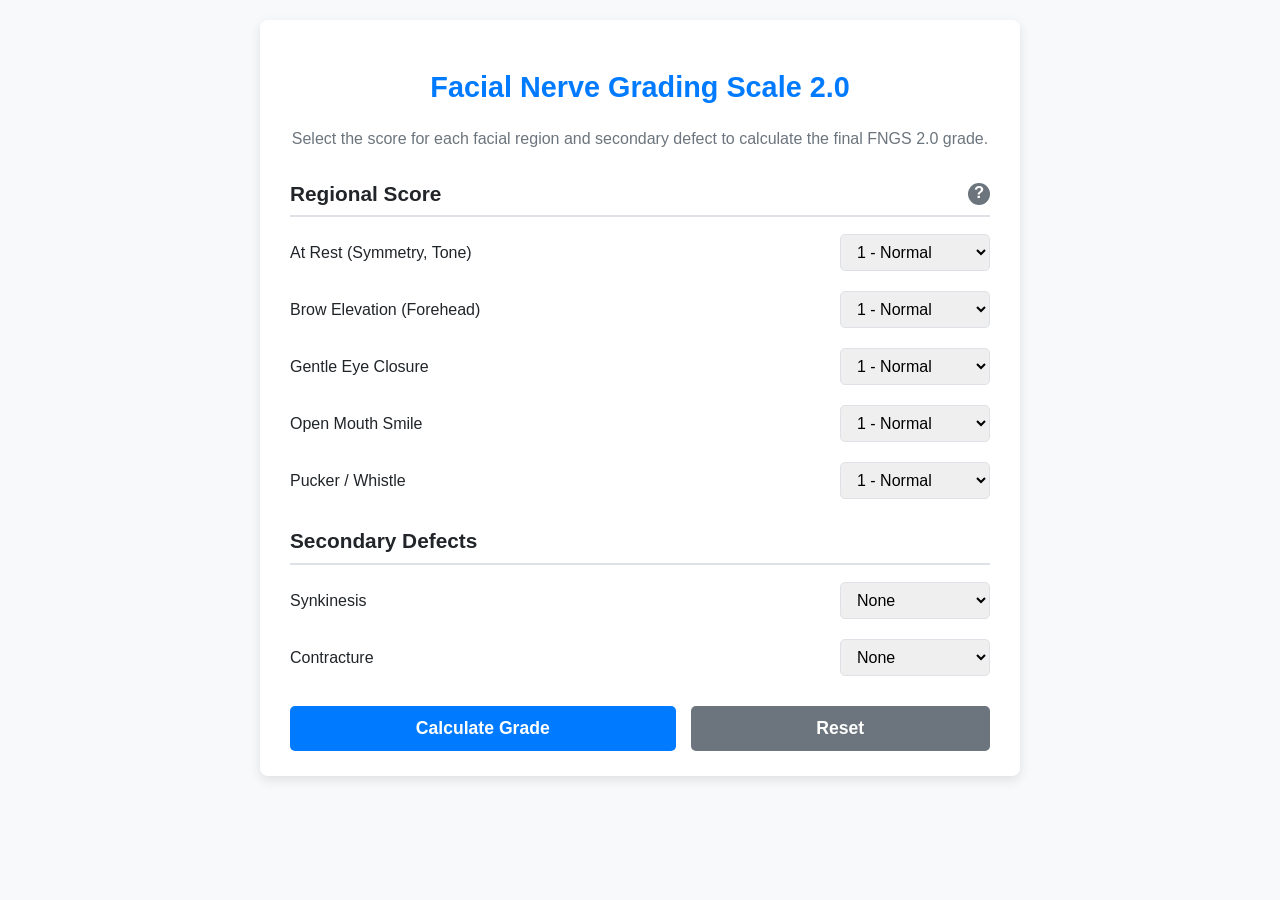
<file: Scales/Facial Nerve Grading Scale v1.html>
<!DOCTYPE html>
<html lang="en">
<head>
    <meta charset="UTF-8">
    <meta name="viewport" content="width=device-width, initial-scale=1.0">
    <title>FNGS 2.0 Assessor</title>
    <style>
        :root {
            --primary-color: #007bff;
            --secondary-color: #6c757d;
            --background-color: #f8f9fa;
            --card-background: #ffffff;
            --text-color: #212529;
            --border-color: #dee2e6;
            --success-color: #28a745;
            --result-bg: #e9ecef;
        }

        body {
            font-family: -apple-system, BlinkMacSystemFont, "Segoe UI", Roboto, "Helvetica Neue", Arial, sans-serif;
            line-height: 1.6;
            background-color: var(--background-color);
            color: var(--text-color);
            margin: 0;
            padding: 20px;
            display: flex;
            justify-content: center;
        }

        .container {
            max-width: 700px;
            width: 100%;
            background: var(--card-background);
            padding: 25px 30px;
            border-radius: 8px;
            box-shadow: 0 4px 12px rgba(0,0,0,0.1);
        }

        h1 {
            color: var(--primary-color);
            text-align: center;
            margin-bottom: 10px;
            font-size: 1.8em;
        }
        
        h2 {
            color: var(--text-color);
            border-bottom: 2px solid var(--border-color);
            padding-bottom: 5px;
            margin-top: 25px;
            font-size: 1.3em;
            display: flex;
            justify-content: space-between;
            align-items: center;
        }

        p.description {
            text-align: center;
            color: var(--secondary-color);
            margin-bottom: 25px;
        }

        .form-group {
            margin-bottom: 20px;
            display: flex;
            align-items: center;
            justify-content: space-between;
        }

        .form-group label {
            font-weight: 500;
            flex-basis: 60%;
        }

        select {
            padding: 8px 12px;
            border: 1px solid var(--border-color);
            border-radius: 5px;
            font-size: 1em;
            width: 150px;
            cursor: pointer;
            transition: border-color 0.2s;
        }

        select:focus {
            outline: none;
            border-color: var(--primary-color);
        }

        .button-group {
            margin-top: 30px;
            display: flex;
            gap: 15px;
        }

        button {
            flex-grow: 1;
            padding: 12px 20px;
            border: none;
            border-radius: 5px;
            font-size: 1.1em;
            font-weight: bold;
            cursor: pointer;
            transition: background-color 0.2s, transform 0.1s;
        }

        button:active {
            transform: translateY(1px);
        }

        #calculate-btn {
            background-color: var(--primary-color);
            color: white;
        }
        #calculate-btn:hover {
            background-color: #0056b3;
        }

        #reset-btn {
            background-color: var(--secondary-color);
            color: white;
        }
        #reset-btn:hover {
            background-color: #5a6268;
        }
        
        #results {
            margin-top: 30px;
            padding: 20px;
            background-color: var(--result-bg);
            border-left: 5px solid var(--success-color);
            border-radius: 5px;
            display: none; /* Initially hidden */
        }

        #results h2 {
            margin-top: 0;
            border-bottom: none;
            color: var(--success-color);
        }
        
        .result-item {
            font-size: 1.1em;
            margin-bottom: 10px;
        }
        
        .result-item span {
            font-weight: bold;
            color: var(--text-color);
        }

        .grade-description {
            font-style: italic;
            color: var(--secondary-color);
            margin-top: 15px;
        }

        /* --- NEW MODAL STYLES --- */
        .info-icon {
            font-size: 0.8em;
            font-weight: bold;
            background-color: var(--secondary-color);
            color: white;
            width: 22px;
            height: 22px;
            border-radius: 50%;
            display: inline-flex;
            justify-content: center;
            align-items: center;
            cursor: pointer;
            user-select: none;
            transition: background-color 0.2s;
        }
        .info-icon:hover {
            background-color: var(--primary-color);
        }

        .modal {
            display: none; /* Hidden by default */
            position: fixed;
            z-index: 1000;
            left: 0;
            top: 0;
            width: 100%;
            height: 100%;
            overflow: auto;
            background-color: rgba(0,0,0,0.5);
            animation: fadeIn 0.3s;
        }

        .modal-content {
            background-color: var(--card-background);
            margin: 15% auto;
            padding: 20px 30px;
            border: 1px solid var(--border-color);
            border-radius: 8px;
            width: 80%;
            max-width: 500px;
            box-shadow: 0 5px 15px rgba(0,0,0,0.3);
            position: relative;
            animation: slideIn 0.3s;
        }

        .close-button {
            color: #aaa;
            float: right;
            font-size: 28px;
            font-weight: bold;
            position: absolute;
            top: 10px;
            right: 20px;
        }

        .close-button:hover,
        .close-button:focus {
            color: black;
            text-decoration: none;
            cursor: pointer;
        }
        
        .modal-content ul {
            list-style-type: none;
            padding: 0;
        }
        .modal-content li {
            padding: 8px 0;
            border-bottom: 1px solid var(--border-color);
        }
        .modal-content li:last-child {
            border-bottom: none;
        }
        .modal-content li strong {
            color: var(--primary-color);
        }

        @keyframes fadeIn {
            from { opacity: 0; }
            to { opacity: 1; }
        }
        @keyframes slideIn {
            from { transform: translateY(-50px); opacity: 0; }
            to { transform: translateY(0); opacity: 1; }
        }

    </style>
</head>
<body>

    <div class="container">
        <h1>Facial Nerve Grading Scale 2.0</h1>
        <p class="description">Select the score for each facial region and secondary defect to calculate the final FNGS 2.0 grade.</p>

        <form id="fngs-form">
            
            <h2>
                <span>Regional Score</span>
                <span id="info-icon" class="info-icon" title="Click for score definitions">?</span>
            </h2>
            <div class="form-group">
                <label for="rest">At Rest (Symmetry, Tone)</label>
                <select id="rest" required>
                    <option value="1">1 - Normal</option>
                    <option value="2">2 - Mild</option>
                    <option value="3">3 - Moderate</option>
                    <option value="4">4 - Severe</option>
                    <option value="5">5 - Paralysis</option>
                </select>
            </div>
            <div class="form-group">
                <label for="brow">Brow Elevation (Forehead)</label>
                <select id="brow" required>
                    <option value="1">1 - Normal</option>
                    <option value="2">2 - Mild</option>
                    <option value="3">3 - Moderate</option>
                    <option value="4">4 - Severe</option>
                    <option value="5">5 - Paralysis</option>
                </select>
            </div>
            <div class="form-group">
                <label for="eye">Gentle Eye Closure</label>
                <select id="eye" required>
                    <option value="1">1 - Normal</option>
                    <option value="2">2 - Mild</option>
                    <option value="3">3 - Moderate</option>
                    <option value="4">4 - Severe</option>
                    <option value="5">5 - Paralysis</option>
                </select>
            </div>
            <div class="form-group">
                <label for="smile">Open Mouth Smile</label>
                <select id="smile" required>
                    <option value="1">1 - Normal</option>
                    <option value="2">2 - Mild</option>
                    <option value="3">3 - Moderate</option>
                    <option value="4">4 - Severe</option>
                    <option value="5">5 - Paralysis</option>
                </select>
            </div>
            <div class="form-group">
                <label for="pucker">Pucker / Whistle</label>
                <select id="pucker" required>
                    <option value="1">1 - Normal</option>
                    <option value="2">2 - Mild</option>
                    <option value="3">3 - Moderate</option>
                    <option value="4">4 - Severe</option>
                    <option value="5">5 - Paralysis</option>
                </select>
            </div>

            <h2>Secondary Defects</h2>
            <div class="form-group">
                <label for="synkinesis">Synkinesis</label>
                <select id="synkinesis" required>
                    <option value="None">None</option>
                    <option value="Mild">Mild</option>
                    <option value="Moderate">Moderate</option>
                    <option value="Severe">Severe</option>
                </select>
            </div>
            <div class="form-group">
                <label for="contracture">Contracture</label>
                <select id="contracture" required>
                    <option value="None">None</option>
                    <option value="Mild">Mild</option>
                    <option value="Moderate">Moderate</option>
                    <option value="Severe">Severe</option>
                </select>
            </div>

            <div class="button-group">
                <button type="submit" id="calculate-btn">Calculate Grade</button>
                <button type="button" id="reset-btn">Reset</button>
            </div>
        </form>

        <div id="results">
            <h2>Assessment Results</h2>
            <div class="result-item">Average Regional Score: <span id="avg-score"></span></div>
            <div class="result-item">FNGS 2.0 Grade: <span id="final-grade"></span></div>
            <p class="grade-description" id="grade-desc"></p>
            <hr>
            <div class="result-item">Synkinesis: <span id="synkinesis-result"></span></div>
            <div class="result-item">Contracture: <span id="contracture-result"></span></div>
        </div>

    </div>

    <!-- The Information Modal -->
    <div id="infoModal" class="modal">
        <div class="modal-content">
            <span class="close-button">&times;</span>
            <h3>Regional Score Definitions</h3>
            <ul>
                <li><strong>1 - Normal:</strong> Symmetric function, identical to the contralateral side.</li>
                <li><strong>2 - Mild Dysfunction:</strong> Obvious movement on careful inspection, slight asymmetry.</li>
                <li><strong>3 - Moderate Dysfunction:</strong> Obvious asymmetry, but some movement is present.</li>
                <li><strong>4 - Severe Dysfunction:</strong> Only a flicker of movement is detectable.</li>
                <li><strong>5 - Paralysis:</strong> No movement.</li>
            </ul>
        </div>
    </div>


    <script>
        document.addEventListener('DOMContentLoaded', function() {
            const form = document.getElementById('fngs-form');
            const resetButton = document.getElementById('reset-btn');
            const resultsDiv = document.getElementById('results');

            // --- Calculation Logic ---
            form.addEventListener('submit', function(e) {
                e.preventDefault(); 
                
                const scores = [
                    parseInt(document.getElementById('rest').value),
                    parseInt(document.getElementById('brow').value),
                    parseInt(document.getElementById('eye').value),
                    parseInt(document.getElementById('smile').value),
                    parseInt(document.getElementById('pucker').value)
                ];
                
                const sum = scores.reduce((total, score) => total + score, 0);
                const averageScore = sum / scores.length;

                let finalGrade = '';
                let gradeDescription = '';

                if (averageScore === 1.0) {
                    finalGrade = 'I';
                    gradeDescription = 'Normal facial function in all areas.';
                } else if (averageScore > 1.0 && averageScore <= 2.0) {
                    finalGrade = 'II';
                    gradeDescription = 'Mild Dysfunction: Slight weakness noticeable on close inspection; normal symmetry and tone at rest.';
                } else if (averageScore > 2.0 && averageScore <= 3.0) {
                    finalGrade = 'III';
                    gradeDescription = 'Moderate Dysfunction: Obvious but not disfiguring weakness; noticeable synkinesis, contracture, or both.';
                } else if (averageScore > 3.0 && averageScore <= 4.0) {
                    finalGrade = 'IV';
                    gradeDescription = 'Moderately Severe Dysfunction: Obvious and disfiguring weakness; normal symmetry and tone at rest.';
                } else if (averageScore > 4.0 && averageScore < 5.0) {
                    finalGrade = 'V';
                    gradeDescription = 'Severe Dysfunction: Only barely perceptible motion; asymmetry at rest.';
                } else if (averageScore === 5.0) {
                    finalGrade = 'VI';
                    gradeDescription = 'Total Paralysis: No movement.';
                }

                const synkinesis = document.getElementById('synkinesis').value;
                const contracture = document.getElementById('contracture').value;

                document.getElementById('avg-score').textContent = averageScore.toFixed(2);
                document.getElementById('final-grade').textContent = finalGrade;
                document.getElementById('grade-desc').textContent = gradeDescription;
                document.getElementById('synkinesis-result').textContent = synkinesis;
                document.getElementById('contracture-result').textContent = contracture;

                resultsDiv.style.display = 'block';
                resultsDiv.scrollIntoView({ behavior: 'smooth' });
            });

            // --- Reset Logic ---
            resetButton.addEventListener('click', function() {
                form.reset();
                resultsDiv.style.display = 'none';
            });
            
            // --- NEW MODAL LOGIC ---
            const modal = document.getElementById('infoModal');
            const infoIcon = document.getElementById('info-icon');
            const closeButton = document.querySelector('.close-button');

            // Open the modal
            infoIcon.onclick = function() {
                modal.style.display = "block";
            }

            // Close the modal with the 'x' button
            closeButton.onclick = function() {
                modal.style.display = "none";
            }

            // Close the modal if the user clicks outside of the content
            window.onclick = function(event) {
                if (event.target == modal) {
                    modal.style.display = "none";
                }
            }
            
            // Close the modal with the 'Escape' key
            window.onkeydown = function(event) {
                if (event.key === "Escape") {
                    modal.style.display = "none";
                }
            }
        });
    </script>

</body>
</html>
</file>
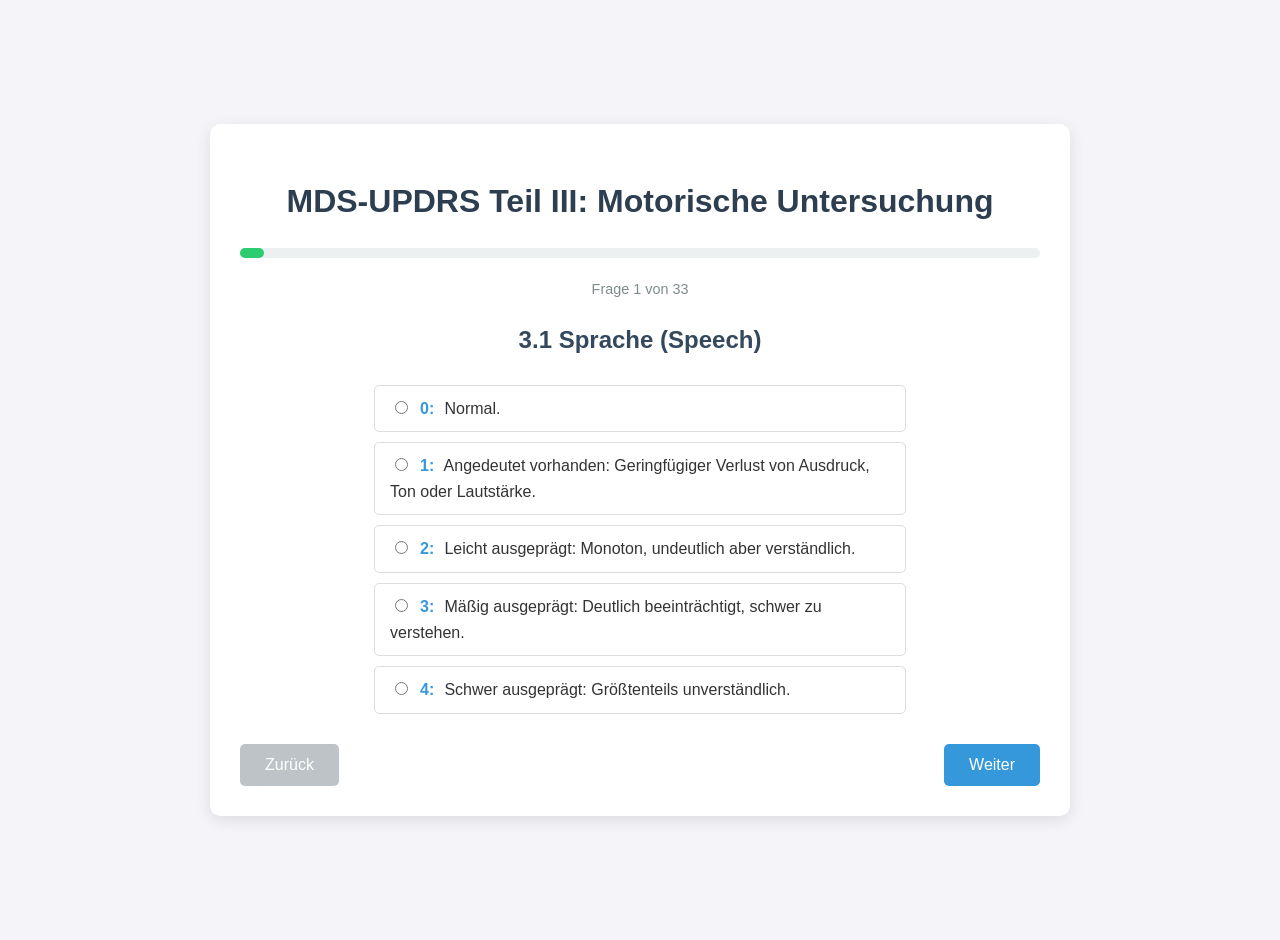
<file: Scales/MDS-UPDRS-v1 OLD.html>
<!DOCTYPE html>
<html lang="de">
<head>
    <meta charset="UTF-8">
    <meta name="viewport" content="width=device-width, initial-scale=1.0">
    <title>MDS-UPDRS Teil III: Motorische Untersuchung</title>
    <style>
        body {
            font-family: -apple-system, BlinkMacSystemFont, "Segoe UI", Roboto, Helvetica, Arial, sans-serif;
            line-height: 1.6;
            color: #333;
            background-color: #f4f4f9;
            display: flex;
            justify-content: center;
            align-items: center;
            min-height: 100vh;
            margin: 0;
            padding: 20px;
        }
        #app-container {
            width: 100%;
            max-width: 800px;
            background: #fff;
            padding: 30px;
            border-radius: 10px;
            box-shadow: 0 4px 15px rgba(0,0,0,0.1);
        }
        h1, h2 {
            text-align: center;
            color: #2c3e50;
        }
        #question-container {
            margin-top: 20px;
            min-height: 300px;
            display: flex;
            flex-direction: column;
            justify-content: center;
        }
        .question-title {
            font-size: 1.5em;
            font-weight: bold;
            color: #34495e;
            margin-bottom: 25px;
            text-align: center;
        }
        .option {
            margin: 10px auto;
            display: block;
            cursor: pointer;
            padding: 10px 15px;
            border-radius: 5px;
            border: 1px solid #ddd;
            width: 90%;
            max-width: 500px;
            transition: background-color 0.2s, border-color 0.2s;
        }
        .option:hover {
            background-color: #f8f9fa;
            border-color: #3498db;
        }
        .option input {
            margin-right: 12px;
        }
        .option label {
            cursor: pointer;
        }
        .option-score {
            font-weight: bold;
            display: inline-block;
            width: 20px;
            color: #3498db;
        }
        #navigation {
            display: flex;
            justify-content: space-between;
            align-items: center;
            margin-top: 20px;
        }
        button {
            padding: 12px 25px;
            border: none;
            border-radius: 5px;
            background-color: #3498db;
            color: white;
            font-size: 1em;
            cursor: pointer;
            transition: background-color 0.2s;
        }
        button:hover {
            background-color: #2980b9;
        }
        button:disabled {
            background-color: #bdc3c7;
            cursor: not-allowed;
        }
        #progress-bar-container {
            width: 100%;
            background-color: #ecf0f1;
            border-radius: 5px;
            margin: 20px 0;
        }
        #progress-bar {
            width: 0%;
            height: 10px;
            background-color: #2ecc71;
            border-radius: 5px;
            transition: width 0.3s ease;
        }
        #progress-text {
            text-align: center;
            font-size: 0.9em;
            color: #7f8c8d;
        }
        #results-container {
            text-align: center;
            display: none;
        }
        .results-actions {
            margin-top: 30px;
            display: flex;
            justify-content: center;
            gap: 15px;
        }
        #total-score-display {
            margin-bottom: 30px;
        }
        #total-score {
            font-size: 3em;
            font-weight: bold;
            color: #27ae60;
        }
        #detailed-results {
            text-align: left;
            margin-top: 20px;
            max-height: 400px;
            overflow-y: auto;
        }
        #detailed-results table {
            width: 100%;
            border-collapse: collapse;
        }
        #detailed-results th, #detailed-results td {
            padding: 10px;
            border-bottom: 1px solid #ddd;
        }
        #detailed-results th {
            background-color: #f2f2f2;
            font-weight: bold;
        }
        #detailed-results .score-cell {
            text-align: center;
            font-weight: bold;
        }

        /* --- STYLES FOR PRINTING --- */
        @media print {
            body {
                background-color: #fff;
            }
            body * {
                visibility: hidden;
            }
            #results-container, #results-container * {
                visibility: visible;
            }
            #app-container {
                position: absolute;
                left: 0;
                top: 0;
                width: 100%;
                box-shadow: none;
                border: none;
                padding: 0;
                margin: 0;
            }
            h2 {
                margin-top: 0;
                padding-top: 0px; /* Add some space at the top of the page */
            }
            .results-actions {
                display: none; /* Hide buttons in printout */
            }
            #detailed-results {
                max-height: none; /* Show full table without scroll */
                overflow-y: visible;
            }
        }
    </style>
</head>
<body>

    <div id="app-container">
        <h1>MDS-UPDRS Teil III: Motorische Untersuchung</h1>
        
        <div id="progress-container">
            <div id="progress-bar-container">
                <div id="progress-bar"></div>
            </div>
            <div id="progress-text">Seite 1</div>
        </div>

        <div id="question-container">
            <!-- Questions will be dynamically inserted here -->
        </div>

        <div id="navigation">
            <button id="prev-btn" onclick="prevPage()" disabled>Zurück</button>
            <button id="next-btn" onclick="nextPage()">Weiter</button>
        </div>

        <div id="results-container">
            <h2>Auswertung abgeschlossen</h2>
            <div id="total-score-display">
                <p>Ihr Gesamtpunktzahl für Teil III ist:</p>
                <div id="total-score">0</div>
                <p style="font-size: 0.8em; color: #7f8c8d;">Maximale Punktzahl: 132</p>
            </div>
            <div id="detailed-results"></div>
            <div class="results-actions">
                <button onclick="restart()">Neustart</button>
                <button onclick="printResults()">Drucken</button>
            </div>
        </div>
    </div>

<script>
const originalQuestionsData = [
    {
        "id": "3.1", "title": "3.1 Sprache (Speech)", "parts": ["Sprache"],
        "options": [{"score": 0, "text": "Normal."}, {"score": 1, "text": "Angedeutet vorhanden: Geringfügiger Verlust von Ausdruck, Ton oder Lautstärke."}, {"score": 2, "text": "Leicht ausgeprägt: Monoton, undeutlich aber verständlich."}, {"score": 3, "text": "Mäßig ausgeprägt: Deutlich beeinträchtigt, schwer zu verstehen."}, {"score": 4, "text": "Schwer ausgeprägt: Größtenteils unverständlich."}]
    },
    {
        "id": "3.2", "title": "3.2 Gesichtsausdruck", "parts": ["Gesichtsausdruck"],
        "options": [{"score": 0, "text": "Normal."}, {"score": 1, "text": "Angedeutet vorhanden: Minimale Hypomimie."}, {"score": 2, "text": "Leicht ausgeprägt: Reduzierter, aber noch erkennbarer Gesichtsausdruck."}, {"score": 3, "text": "Mäßig ausgeprägt: Deutliche Reduktion des Ausdrucks, Lippen können getrennt sein."}, {"score": 4, "text": "Schwer ausgeprägt: Maskenhaftes oder starres Gesicht."}]
    },
    {
        "id": "3.3", "title": "3.3 Rigor", "parts": ["Nacken", "Rechte obere Extremität", "Linke obere Extremität", "Rechte untere Extremität", "Linke untere Extremität"],
        "options": [{"score": 0, "text": "Normal."}, {"score": 1, "text": "Angedeutet vorhanden: Nur bei Aktivierung der Gegenseite feststellbar."}, {"score": 2, "text": "Leicht ausgeprägt: Ohne Aktivierung feststellbar."}, {"score": 3, "text": "Mäßig ausgeprägt: Deutlicher Rigor, Bewegungsumfang voll."}, {"score": 4, "text": "Schwer ausgeprägt: Schwerer Rigor mit eingeschränktem Bewegungsumfang."}]
    },
    {
        "id": "3.4", "title": "3.4 Fingertippen", "parts": ["Rechte Hand", "Linke Hand"],
        "options": [{"score": 0, "text": "Normal."}, {"score": 1, "text": "Angedeutet vorhanden: Geringfügige Verlangsamung oder Amplitudenreduktion."}, {"score": 2, "text": "Leicht ausgeprägt: Deutliche Verlangsamung/Amplitudenreduktion."}, {"score": 3, "text": "Mäßig ausgeprägt: Starke Beeinträchtigung, kann aber ausgeführt werden."}, {"score": 4, "text": "Schwer ausgeprägt: Kaum oder gar nicht durchführbar."}]
    },
    {
        "id": "3.5", "title": "3.5 Handbewegungen", "parts": ["Rechte Hand", "Linke Hand"],
        "options": [{"score": 0, "text": "Normal."}, {"score": 1, "text": "Angedeutet vorhanden: Geringfügige Verlangsamung oder Amplitudenreduktion."}, {"score": 2, "text": "Leicht ausgeprägt: Deutliche Verlangsamung/Amplitudenreduktion."}, {"score": 3, "text": "Mäßig ausgeprägt: Starke Beeinträchtigung, kann aber ausgeführt werden."}, {"score": 4, "text": "Schwer ausgeprägt: Kaum oder gar nicht durchführbar."}]
    },
    {
        "id": "3.6", "title": "3.6 Pronation/Supination", "parts": ["Rechte Hand", "Linke Hand"],
        "options": [{"score": 0, "text": "Normal."}, {"score": 1, "text": "Angedeutet vorhanden: Geringfügige Verlangsamung oder Amplitudenreduktion."}, {"score": 2, "text": "Leicht ausgeprägt: Deutliche Verlangsamung/Amplitudenreduktion."}, {"score": 3, "text": "Mäßig ausgeprägt: Starke Beeinträchtigung, kann aber ausgeführt werden."}, {"score": 4, "text": "Schwer ausgeprägt: Kaum oder gar nicht durchführbar."}]
    },
    {
        "id": "3.7", "title": "3.7 Zehenklopfen", "parts": ["Rechter Fuß", "Linker Fuß"],
        "options": [{"score": 0, "text": "Normal."}, {"score": 1, "text": "Angedeutet vorhanden: Geringfügige Verlangsamung oder Amplitudenreduktion."}, {"score": 2, "text": "Leicht ausgeprägt: Deutliche Verlangsamung/Amplitudenreduktion."}, {"score": 3, "text": "Mäßig ausgeprägt: Starke Beeinträchtigung, kann aber ausgeführt werden."}, {"score": 4, "text": "Schwer ausgeprägt: Kaum oder gar nicht durchführbar."}]
    },
    {
        "id": "3.8", "title": "3.8 Beinbeweglichkeit", "parts": ["Rechtes Bein", "Linkes Bein"],
        "options": [{"score": 0, "text": "Normal."}, {"score": 1, "text": "Angedeutet vorhanden: Geringfügige Verlangsamung oder Amplitudenreduktion."}, {"score": 2, "text": "Leicht ausgeprägt: Deutliche Verlangsamung/Amplitudenreduktion."}, {"score": 3, "text": "Mäßig ausgeprägt: Starke Beeinträchtigung, kann aber ausgeführt werden."}, {"score": 4, "text": "Schwer ausgeprägt: Kaum oder gar nicht durchführbar."}]
    },
    {
        "id": "3.9", "title": "3.9 Aufstehen vom Stuhl", "parts": ["Aufstehen"],
        "options": [{"score": 0, "text": "Normal."}, {"score": 1, "text": "Langsam oder benötigt mehr als einen Versuch."}, {"score": 2, "text": "Stößt sich von den Armlehnen ab."}, {"score": 3, "text": "Tendiert dazu, zurückzufallen; mehrere Versuche nötig."}, {"score": 4, "text": "Kann ohne Hilfe nicht aufstehen."}]
    },
    {
        "id": "3.10", "title": "3.10 Gang", "parts": ["Gang"],
        "options": [{"score": 0, "text": "Normal."}, {"score": 1, "text": "Leichte Schwierigkeiten, geringes Mitschwingen der Arme."}, {"score": 2, "text": "Deutliche Schwierigkeiten, benötigt aber keine Hilfe."}, {"score": 3, "text": "Starke Beeinträchtigung, benötigt Hilfe (Stock, etc.)."}, {"score": 4, "text": "Kann ohne fremde Hilfe nicht gehen."}]
    },
    {
        "id": "3.11", "title": "3.11 Freezing of Gait", "parts": ["Freezing"],
        "options": [{"score": 0, "text": "Kein Freezing."}, {"score": 1, "text": "Seltenes Freezing beim Gehen."}, {"score": 2, "text": "Gelegentliches Freezing beim Gehen."}, {"score": 3, "text": "Häufiges Freezing, gelegentliche Stürze."}, {"score": 4, "text": "Sehr häufiges Freezing, Unfähigkeit zu gehen."}]
    },
    {
        "id": "3.12", "title": "3.12 Haltungsstabilität", "parts": ["Stabilität"],
        "options": [{"score": 0, "text": "Normal."}, {"score": 1, "text": "Retropulsion, erholt sich aber ohne Hilfe."}, {"score": 2, "text": "Benötigt Hilfe, um einen Sturz zu vermeiden."}, {"score": 3, "text": "Sehr instabil, neigt zu spontanen Stürzen."}, {"score": 4, "text": "Kann ohne Hilfe nicht stehen."}]
    },
    {
        "id": "3.13", "title": "3.13 Körperhaltung", "parts": ["Körperhaltung"],
        "options": [{"score": 0, "text": "Normal."}, {"score": 1, "text": "Leicht gebeugt, aber normal für das Alter."}, {"score": 2, "text": "Mäßig gebeugt, kann sich aber aufrichten."}, {"score": 3, "text": "Stark gebeugt, kann sich nicht aufrichten."}, {"score": 4, "text": "Extrem gebeugte Haltung."}]
    },
    {
        "id": "3.14", "title": "3.14 Bradykinesie", "parts": ["Spontanität der Bewegung"],
        "options": [{"score": 0, "text": "Normal."}, {"score": 1, "text": "Minimale Verlangsamung."}, {"score": 2, "text": "Leichte, aber eindeutige Verlangsamung."}, {"score": 3, "text": "Mäßige Verlangsamung, beeinträchtigt die meisten Aktivitäten."}, {"score": 4, "text": "Schwere Verlangsamung, Akinesie."}]
    },
    {
        "id": "3.15", "title": "3.15 Haltetremor", "parts": ["Rechte Hand", "Linke Hand"],
        "options": [{"score": 0, "text": "Kein Tremor."}, {"score": 1, "text": "Angedeutet vorhanden."}, {"score": 2, "text": "Leicht ausgeprägt (<2 cm)."}, {"score": 3, "text": "Mäßig ausgeprägt (2-4 cm)."}, {"score": 4, "text": "Schwer ausgeprägt (>4 cm)."}]
    },
    {
        "id": "3.16", "title": "3.16 Aktionstremor", "parts": ["Rechte Hand", "Linke Hand"],
        "options": [{"score": 0, "text": "Kein Tremor."}, {"score": 1, "text": "Angedeutet vorhanden."}, {"score": 2, "text": "Leicht ausgeprägt."}, {"score": 3, "text": "Mäßig ausgeprägt, beeinträchtigt die Aktivität."}, {"score": 4, "text": "Schwer ausgeprägt, behindert die Aktivität stark."}]
    },
    {
        "id": "3.17", "title": "3.17 Ruhetremor", "parts": ["Rechte obere Extremität", "Linke obere Extremität", "Rechte untere Extremität", "Linke untere Extremität", "Lippe/Kiefer"],
        "options": [{"score": 0, "text": "Kein Tremor."}, {"score": 1, "text": "Angedeutet und selten vorhanden."}, {"score": 2, "text": "Leicht in Amplitude und hartnäckig."}, {"score": 3, "text": "Mäßig in Amplitude und meist vorhanden."}, {"score": 4, "text": "Stark in Amplitude und die meiste Zeit vorhanden."}]
    },
    {
        "id": "3.18", "title": "3.18 Konstanz Ruhetremor", "parts": ["Konstanz"],
        "options": [{"score": 0, "text": "Kein Tremor."}, {"score": 1, "text": "<25% der Zeit vorhanden."}, {"score": 2, "text": "26-50% der Zeit vorhanden."}, {"score": 3, "text": "51-75% der Zeit vorhanden."}, {"score": 4, "text": ">75% der Zeit vorhanden."}]
    }
];

const flattenedQuestions = [];
originalQuestionsData.forEach(q => {
    q.parts.forEach(part => {
        flattenedQuestions.push({
            id: `${q.id}_${part.replace(/\s/g, '_')}`,
            title: q.parts.length > 1 ? `${q.title} - ${part}` : q.title,
            options: q.options
        });
    });
});

let currentPageIndex = 0;
const questionsPerPage = 1; 
const totalPages = Math.ceil(flattenedQuestions.length / questionsPerPage);
const userAnswers = {};

const questionContainer = document.getElementById('question-container');
const prevBtn = document.getElementById('prev-btn');
const nextBtn = document.getElementById('next-btn');
const progressBar = document.getElementById('progress-bar');
const progressText = document.getElementById('progress-text');
const resultsContainer = document.getElementById('results-container');
const navigation = document.getElementById('navigation');
const progressContainer = document.getElementById('progress-container');
const totalScoreEl = document.getElementById('total-score');
const detailedResultsEl = document.getElementById('detailed-results');

function renderPage() {
    questionContainer.innerHTML = '';
    window.scrollTo(0, 0);

    const startIndex = currentPageIndex * questionsPerPage;
    const question = flattenedQuestions[startIndex];
    renderSingleQuestion(question, startIndex);
    
    updateNavigation();
    updateProgressBar();
}

function renderSingleQuestion(question, questionIndex) {
    const questionWrapper = document.createElement('div');
    questionWrapper.className = 'question-wrapper';

    const questionTitle = document.createElement('div');
    questionTitle.className = 'question-title';
    questionTitle.textContent = question.title;
    questionWrapper.appendChild(questionTitle);

    question.options.forEach((option) => {
        const optionId = `q${questionIndex}_s${option.score}`;
        const optionName = `q${questionIndex}`;
        
        const optionDiv = document.createElement('div');
        optionDiv.className = 'option';
        
        const radioInput = document.createElement('input');
        radioInput.type = 'radio';
        radioInput.id = optionId;
        radioInput.name = optionName;
        radioInput.value = option.score;
        radioInput.onchange = () => {
            saveAnswer(question.id, option.score);
            checkCompletionAndAdvance();
        };

        if (userAnswers[question.id] !== undefined && userAnswers[question.id] === option.score) {
            radioInput.checked = true;
        }

        const label = document.createElement('label');
        label.htmlFor = optionId;
        label.innerHTML = `<span class="option-score">${option.score}:</span> ${option.text}`;
        
        optionDiv.appendChild(radioInput);
        optionDiv.appendChild(label);
        questionWrapper.appendChild(optionDiv);
    });

    questionContainer.appendChild(questionWrapper);
}

function saveAnswer(questionId, score) {
    userAnswers[questionId] = parseInt(score);
}

function checkCompletionAndAdvance() {
    const question = flattenedQuestions[currentPageIndex];
    if (userAnswers[question.id] !== undefined) {
        setTimeout(() => {
            // Re-check to ensure user is still on the same page
            if (question.id === flattenedQuestions[currentPageIndex].id) {
                nextPage();
            }
        }, 300);
    }
}

function updateNavigation() {
    prevBtn.disabled = currentPageIndex === 0;
    
    if (currentPageIndex === totalPages - 1) {
        nextBtn.textContent = 'Auswerten';
    } else {
        nextBtn.textContent = 'Weiter';
    }
}

function updateProgressBar() {
    const progress = ((currentPageIndex + 1) / totalPages) * 100;
    progressBar.style.width = `${progress}%`;
    progressText.textContent = `Frage ${currentPageIndex + 1} von ${totalPages}`;
}

function nextPage() {
    if (currentPageIndex < totalPages - 1) {
        currentPageIndex++;
        renderPage();
    } else {
        showResults();
    }
}

function prevPage() {
    if (currentPageIndex > 0) {
        currentPageIndex--;
        renderPage();
    }
}

function showResults() {
    let totalScore = 0;
    let detailedHtml = '<h3>Detailergebnisse</h3><table><thead><tr><th>Frage</th><th>Punkte</th></tr></thead><tbody>';

    flattenedQuestions.forEach(question => {
        const score = userAnswers[question.id] !== undefined ? userAnswers[question.id] : 0;
        totalScore += score;
        detailedHtml += `
            <tr>
                <td>${question.title}</td>
                <td class="score-cell">${score}</td>
            </tr>
        `;
    });

    detailedHtml += '</tbody></table>';

    questionContainer.style.display = 'none';
    navigation.style.display = 'none';
    progressContainer.style.display = 'block';
    document.getElementById('progress-text').textContent = "Auswertung abgeschlossen";
    resultsContainer.style.display = 'block';
    
    totalScoreEl.textContent = totalScore;
    detailedResultsEl.innerHTML = detailedHtml;
}

function restart() {
    currentPageIndex = 0;
    for(const key in userAnswers) {
        delete userAnswers[key];
    }
    
    questionContainer.style.display = 'block';
    navigation.style.display = 'flex';
    resultsContainer.style.display = 'none';
    detailedResultsEl.innerHTML = '';

    renderPage();
}

function handleKeyPress(event) {
    if (resultsContainer.style.display === 'block' || !['0', '1', '2', '3', '4'].includes(event.key)) return;
    
    event.preventDefault();
    const score = parseInt(event.key);
    
    const questionIndex = currentPageIndex;
    const question = flattenedQuestions[questionIndex];

    if (userAnswers[question.id] === undefined) {
        const radioToSelect = document.querySelector(`input[name="q${questionIndex}"][value="${score}"]`);
        if (radioToSelect) {
            radioToSelect.checked = true;
            radioToSelect.dispatchEvent(new Event('change', { bubbles: true }));
        }
    }
}

function printResults() {
    window.print();
}

// Initial Setup
document.addEventListener('DOMContentLoaded', renderPage);
document.addEventListener('keydown', handleKeyPress);

</script>

</body>
</html>
</file>
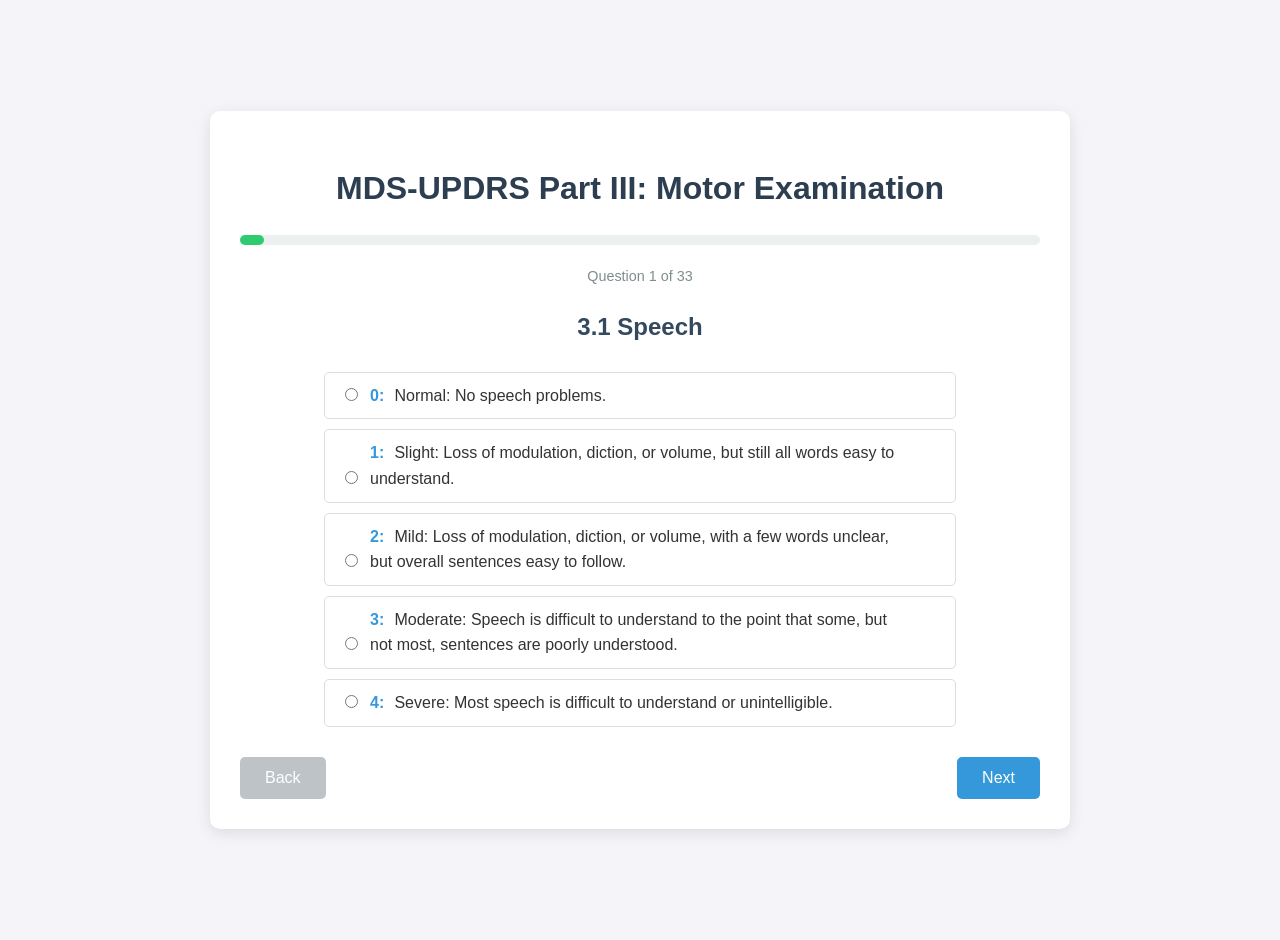
<file: Scales/MDS-UPDRS-v2 OLD.html>
<!DOCTYPE html>
<html lang="en">
<head>
    <meta charset="UTF-8">
    <meta name="viewport" content="width=device-width, initial-scale=1.0">
    <title>MDS-UPDRS Part III: Motor Examination</title>
    <style>
        body {
            font-family: -apple-system, BlinkMacSystemFont, "Segoe UI", Roboto, Helvetica, Arial, sans-serif;
            line-height: 1.6;
            color: #333;
            background-color: #f4f4f9;
            display: flex;
            justify-content: center;
            align-items: center;
            min-height: 100vh;
            margin: 0;
            padding: 20px;
        }
        #app-container {
            width: 100%;
            max-width: 800px;
            background: #fff;
            padding: 30px;
            border-radius: 10px;
            box-shadow: 0 4px 15px rgba(0,0,0,0.1);
        }
        h1, h2 {
            text-align: center;
            color: #2c3e50;
        }
        #question-container {
            margin-top: 20px;
            min-height: 300px;
            display: flex;
            flex-direction: column;
            justify-content: center;
        }
        .question-title {
            font-size: 1.5em;
            font-weight: bold;
            color: #34495e;
            margin-bottom: 25px;
            text-align: center;
        }
        .option {
            margin: 10px auto;
            display: block;
            cursor: pointer;
            padding: 10px 15px;
            border-radius: 5px;
            border: 1px solid #ddd;
            width: 90%;
            max-width: 600px;
            transition: background-color 0.2s, border-color 0.2s;
        }
        .option:hover, .option:focus-within {
            background-color: #f8f9fa;
            border-color: #3498db;
            outline: none;
        }
        .option input {
            margin-right: 12px;
        }
        .option label {
            cursor: pointer;
            display: inline-block;
            width: 90%;
        }
        .option-score {
            font-weight: bold;
            display: inline-block;
            width: 20px;
            color: #3498db;
        }
        #navigation {
            display: flex;
            justify-content: space-between;
            align-items: center;
            margin-top: 20px;
        }
        button {
            padding: 12px 25px;
            border: none;
            border-radius: 5px;
            background-color: #3498db;
            color: white;
            font-size: 1em;
            cursor: pointer;
            transition: background-color 0.2s;
        }
        button:hover {
            background-color: #2980b9;
        }
        button:disabled {
            background-color: #bdc3c7;
            cursor: not-allowed;
        }
        #progress-bar-container {
            width: 100%;
            background-color: #ecf0f1;
            border-radius: 5px;
            margin: 20px 0;
        }
        #progress-bar {
            width: 0%;
            height: 10px;
            background-color: #2ecc71;
            border-radius: 5px;
            transition: width 0.3s ease;
        }
        #progress-text {
            text-align: center;
            font-size: 0.9em;
            color: #7f8c8d;
        }
        #results-container {
            text-align: center;
            display: none;
        }
        .results-actions {
            margin-top: 30px;
            display: flex;
            justify-content: center;
            gap: 15px;
        }
        #total-score-display {
            margin-bottom: 30px;
        }
        #total-score {
            font-size: 3em;
            font-weight: bold;
            color: #27ae60;
        }
        #detailed-results {
            text-align: left;
            margin-top: 20px;
            max-height: 400px;
            overflow-y: auto;
        }
        #detailed-results table {
            width: 100%;
            border-collapse: collapse;
        }
        #detailed-results th, #detailed-results td {
            padding: 10px;
            border-bottom: 1px solid #ddd;
        }
        #detailed-results th {
            background-color: #f2f2f2;
            font-weight: bold;
        }
        #detailed-results .score-cell {
            text-align: center;
            font-weight: bold;
        }

        /* --- STYLES FOR PRINTING --- */
        @media print {
            body {
                background-color: #fff;
            }
            body * {
                visibility: hidden;
            }
            #results-container, #results-container * {
                visibility: visible;
            }
            #app-container {
                position: absolute;
                left: 0;
                top: 0;
                width: 100%;
                box-shadow: none;
                border: none;
                padding: 0;
                margin: 0;
            }
            h2 {
                margin-top: 0;
                padding-top: 0px; 
            }
            .results-actions {
                display: none; 
            }
            #detailed-results {
                max-height: none; 
                overflow-y: visible;
            }
        }
    </style>
</head>
<body>

    <div id="app-container">
        <h1>MDS-UPDRS Part III: Motor Examination</h1>
        
        <div id="progress-container">
            <div id="progress-bar-container">
                <div id="progress-bar"></div>
            </div>
            <div id="progress-text">Page 1</div>
        </div>

        <div id="question-container">
            <!-- Questions will be dynamically inserted here -->
        </div>

        <div id="navigation">
            <button id="prev-btn" onclick="prevPage()" disabled>Back</button>
            <button id="next-btn" onclick="nextPage()">Next</button>
        </div>

        <div id="results-container">
            <h2>Evaluation Complete</h2>
            <div id="total-score-display">
                <p>Your total score for Part III is:</p>
                <div id="total-score">0</div>
                <p style="font-size: 0.8em; color: #7f8c8d;">Maximum Score: 132</p>
            </div>
            <div id="detailed-results"></div>
            <div class="results-actions">
                <button onclick="restart()">Restart</button>
                <button onclick="printResults()">Print</button>
            </div>
        </div>
    </div>

<script>
const originalQuestionsData =[
    {
        "id": "3.1", "title": "3.1 Speech", "parts": ["Speech"],
        "options":[
            {"score": 0, "text": "Normal: No speech problems."},
            {"score": 1, "text": "Slight: Loss of modulation, diction, or volume, but still all words easy to understand."},
            {"score": 2, "text": "Mild: Loss of modulation, diction, or volume, with a few words unclear, but overall sentences easy to follow."},
            {"score": 3, "text": "Moderate: Speech is difficult to understand to the point that some, but not most, sentences are poorly understood."},
            {"score": 4, "text": "Severe: Most speech is difficult to understand or unintelligible."}
        ]
    },
    {
        "id": "3.2", "title": "3.2 Facial Expression", "parts":["Facial Expression"],
        "options":[
            {"score": 0, "text": "Normal: Normal facial expression."},
            {"score": 1, "text": "Slight: Minimal masked facies manifested only by decreased frequency of blinking."},
            {"score": 2, "text": "Mild: Decreased blinking and masked facies in lower face (fewer movements around mouth), lips not parted."},
            {"score": 3, "text": "Moderate: Masked facies with lips parted some of the time when the mouth is at rest."},
            {"score": 4, "text": "Severe: Masked facies with lips parted most of the time when the mouth is at rest."}
        ]
    },
    {
        "id": "3.3", "title": "3.3 Rigidity", "parts":["Neck", "Right Upper Extremity", "Left Upper Extremity", "Right Lower Extremity", "Left Lower Extremity"],
        "options":[
            {"score": 0, "text": "Normal: No rigidity."},
            {"score": 1, "text": "Slight: Rigidity only detected with activation maneuver."},
            {"score": 2, "text": "Mild: Rigidity detected without the activation maneuver, but full range of motion is easily achieved."},
            {"score": 3, "text": "Moderate: Rigidity detected without the activation maneuver; full range of motion is achieved with effort."},
            {"score": 4, "text": "Severe: Rigidity detected without the activation maneuver and full range of motion not achieved."}
        ]
    },
    {
        "id": "3.4", "title": "3.4 Finger Tapping", "parts":["Right Hand", "Left Hand"],
        "options":[
            {"score": 0, "text": "Normal: No problems."},
            {"score": 1, "text": "Slight: Any of: a) 1-2 interruptions/hesitations; b) slight slowing; c) amplitude decrements near the end."},
            {"score": 2, "text": "Mild: Any of: a) 3-5 interruptions; b) mild slowing; c) amplitude decrements midway in the sequence."},
            {"score": 3, "text": "Moderate: Any of: a) >5 interruptions or at least one freeze; b) moderate slowing; c) decrements starting after 1st tap."},
            {"score": 4, "text": "Severe: Cannot or can only barely perform the task because of slowing, interruptions, or decrements."}
        ]
    },
    {
        "id": "3.5", "title": "3.5 Hand Movements", "parts": ["Right Hand", "Left Hand"],
        "options":[
            {"score": 0, "text": "Normal: No problems."},
            {"score": 1, "text": "Slight: Any of: a) 1-2 interruptions/hesitations; b) slight slowing; c) amplitude decrements near the end."},
            {"score": 2, "text": "Mild: Any of: a) 3-5 interruptions; b) mild slowing; c) amplitude decrements midway in the sequence."},
            {"score": 3, "text": "Moderate: Any of: a) >5 interruptions or at least one freeze; b) moderate slowing; c) decrements starting after 1st tap."},
            {"score": 4, "text": "Severe: Cannot or can only barely perform the task because of slowing, interruptions, or decrements."}
        ]
    },
    {
        "id": "3.6", "title": "3.6 Pronation-Supination Movements of Hands", "parts":["Right Hand", "Left Hand"],
        "options":[
            {"score": 0, "text": "Normal: No problems."},
            {"score": 1, "text": "Slight: Any of: a) 1-2 interruptions/hesitations; b) slight slowing; c) amplitude decrements near the end."},
            {"score": 2, "text": "Mild: Any of: a) 3-5 interruptions; b) mild slowing; c) amplitude decrements midway in the sequence."},
            {"score": 3, "text": "Moderate: Any of: a) >5 interruptions or at least one freeze; b) moderate slowing; c) decrements starting after 1st tap."},
            {"score": 4, "text": "Severe: Cannot or can only barely perform the task because of slowing, interruptions, or decrements."}
        ]
    },
    {
        "id": "3.7", "title": "3.7 Toe Tapping", "parts": ["Right Foot", "Left Foot"],
        "options":[
            {"score": 0, "text": "Normal: No problems."},
            {"score": 1, "text": "Slight: Any of: a) 1-2 interruptions/hesitations; b) slight slowing; c) amplitude decrements near the end."},
            {"score": 2, "text": "Mild: Any of: a) 3-5 interruptions; b) mild slowing; c) amplitude decrements midway in the sequence."},
            {"score": 3, "text": "Moderate: Any of: a) >5 interruptions or at least one freeze; b) moderate slowing; c) decrements starting after 1st tap."},
            {"score": 4, "text": "Severe: Cannot or can only barely perform the task because of slowing, interruptions, or decrements."}
        ]
    },
    {
        "id": "3.8", "title": "3.8 Leg Agility", "parts": ["Right Leg", "Left Leg"],
        "options":[
            {"score": 0, "text": "Normal: No problems."},
            {"score": 1, "text": "Slight: Any of: a) 1-2 interruptions/hesitations; b) slight slowing; c) amplitude decrements near the end."},
            {"score": 2, "text": "Mild: Any of: a) 3-5 interruptions; b) mild slowing; c) amplitude decrements midway in the sequence."},
            {"score": 3, "text": "Moderate: Any of: a) >5 interruptions or at least one freeze; b) moderate slowing; c) decrements starting after 1st tap."},
            {"score": 4, "text": "Severe: Cannot or can only barely perform the task because of slowing, interruptions, or decrements."}
        ]
    },
    {
        "id": "3.9", "title": "3.9 Arising from Chair", "parts": ["Arising"],
        "options":[
            {"score": 0, "text": "Normal: No problems. Able to arise quickly without hesitation."},
            {"score": 1, "text": "Slight: Slower than normal; or needs >1 attempt; or must move forward in chair. Doesn't use arms of chair."},
            {"score": 2, "text": "Mild: Pushes self up from arms of seat without difficulty."},
            {"score": 3, "text": "Moderate: Needs to push off, tends to fall back, may need >1 try using arms of seat, but gets up without help."},
            {"score": 4, "text": "Severe: Unable to arise without help."}
        ]
    },
    {
        "id": "3.10", "title": "3.10 Gait", "parts": ["Gait"],
        "options":[
            {"score": 0, "text": "Normal: No problems."},
            {"score": 1, "text": "Slight: Independent walking with minor gait impairment."},
            {"score": 2, "text": "Mild: Independent walking but with substantial gait impairment."},
            {"score": 3, "text": "Moderate: Requires an assistive device for safe walking (walking stick, walker) but not a person."},
            {"score": 4, "text": "Severe: Cannot walk at all or only with another person's assistance."}
        ]
    },
    {
        "id": "3.11", "title": "3.11 Freezing of Gait", "parts": ["Freezing"],
        "options":[
            {"score": 0, "text": "Normal: No freezing."},
            {"score": 1, "text": "Slight: Freezes on starting, turning, or walking through doorway with a single halt, continues smoothly."},
            {"score": 2, "text": "Mild: Freezes on starting, turning, or walking through doorway with >1 halt, continues smoothly."},
            {"score": 3, "text": "Moderate: Freezes once or twice during straight walking."},
            {"score": 4, "text": "Severe: Freezes multiple times during straight walking."}
        ]
    },
    {
        "id": "3.12", "title": "3.12 Postural Stability", "parts": ["Stability"],
        "options":[
            {"score": 0, "text": "Normal: No problems. Recovers with one or two steps."},
            {"score": 1, "text": "Slight: 3-5 steps, but subject catches himself/herself."},
            {"score": 2, "text": "Mild: More than 5 steps, but subject catches himself/herself."},
            {"score": 3, "text": "Moderate: Stands safely, but with absence of postural response; falls if not caught by examiner."},
            {"score": 4, "text": "Severe: Very unstable, tends to lose balance spontaneously or with just a gentle pull on the shoulders."}
        ]
    },
    {
        "id": "3.13", "title": "3.13 Posture", "parts":["Posture"],
        "options":[
            {"score": 0, "text": "Normal: No problems."},
            {"score": 1, "text": "Slight: Not quite erect, but posture could be normal for older person."},
            {"score": 2, "text": "Mild: Definite flexion, scoliosis or leaning to one side, but can correct posture to normal when asked."},
            {"score": 3, "text": "Moderate: Stooped posture, scoliosis or leaning to one side that cannot be corrected volitionally."},
            {"score": 4, "text": "Severe: Flexion, scoliosis or leaning with extreme abnormality of posture."}
        ]
    },
    {
        "id": "3.14", "title": "3.14 Global Spontaneity of Movement", "parts": ["Body Bradykinesia"],
        "options":[
            {"score": 0, "text": "Normal: No problems."},
            {"score": 1, "text": "Slight: Slight global slowness and poverty of spontaneous movements."},
            {"score": 2, "text": "Mild: Mild global slowness and poverty of spontaneous movements."},
            {"score": 3, "text": "Moderate: Moderate global slowness and poverty of spontaneous movements."},
            {"score": 4, "text": "Severe: Severe global slowness and poverty of spontaneous movements."}
        ]
    },
    {
        "id": "3.15", "title": "3.15 Postural Tremor of the Hands", "parts": ["Right Hand", "Left Hand"],
        "options":[
            {"score": 0, "text": "Normal: No tremor."},
            {"score": 1, "text": "Slight: Tremor is present but less than 1 cm in amplitude."},
            {"score": 2, "text": "Mild: Tremor is at least 1 but less than 3 cm in amplitude."},
            {"score": 3, "text": "Moderate: Tremor is at least 3 but less than 10 cm in amplitude."},
            {"score": 4, "text": "Severe: Tremor is at least 10 cm in amplitude."}
        ]
    },
    {
        "id": "3.16", "title": "3.16 Kinetic Tremor of the Hands", "parts": ["Right Hand", "Left Hand"],
        "options":[
            {"score": 0, "text": "Normal: No tremor."},
            {"score": 1, "text": "Slight: Tremor is present but less than 1 cm in amplitude."},
            {"score": 2, "text": "Mild: Tremor is at least 1 but less than 3 cm in amplitude."},
            {"score": 3, "text": "Moderate: Tremor is at least 3 but less than 10 cm in amplitude."},
            {"score": 4, "text": "Severe: Tremor is at least 10 cm in amplitude."}
        ]
    },
    {
        "id": "3.17", "title": "3.17 Rest Tremor Amplitude", "parts":["Right Upper Extremity", "Left Upper Extremity", "Right Lower Extremity", "Left Lower Extremity", "Lip/Jaw"],
        "options":[
            {"score": 0, "text": "Normal: No tremor."},
            {"score": 1, "text": "Slight: < 1 cm in maximal amplitude."},
            {"score": 2, "text": "Mild: > 1 cm but < 3 cm in maximal amplitude."},
            {"score": 3, "text": "Moderate: 3 - 10 cm in maximal amplitude."},
            {"score": 4, "text": "Severe: > 10 cm in maximal amplitude."}
        ]
    },
    {
        "id": "3.18", "title": "3.18 Constancy of Rest Tremor", "parts": ["Constancy"],
        "options":[
            {"score": 0, "text": "Normal: No tremor."},
            {"score": 1, "text": "Slight: Tremor present < 25% of the entire examination period."},
            {"score": 2, "text": "Mild: Tremor present 26-50% of the entire examination period."},
            {"score": 3, "text": "Moderate: Tremor present 51-75% of the entire examination period."},
            {"score": 4, "text": "Severe: Tremor present > 75% of the entire examination period."}
        ]
    }
];

const flattenedQuestions =[];
originalQuestionsData.forEach(q => {
    q.parts.forEach(part => {
        flattenedQuestions.push({
            id: `${q.id}_${part.replace(/\s/g, '_')}`,
            title: q.parts.length > 1 ? `${q.title} - ${part}` : q.title,
            options: q.options
        });
    });
});

let currentPageIndex = 0;
const questionsPerPage = 1; 
const totalPages = Math.ceil(flattenedQuestions.length / questionsPerPage);
const userAnswers = {};

const questionContainer = document.getElementById('question-container');
const prevBtn = document.getElementById('prev-btn');
const nextBtn = document.getElementById('next-btn');
const progressBar = document.getElementById('progress-bar');
const progressText = document.getElementById('progress-text');
const resultsContainer = document.getElementById('results-container');
const navigation = document.getElementById('navigation');
const progressContainer = document.getElementById('progress-container');
const totalScoreEl = document.getElementById('total-score');
const detailedResultsEl = document.getElementById('detailed-results');

function renderPage() {
    questionContainer.innerHTML = '';
    window.scrollTo(0, 0);

    const startIndex = currentPageIndex * questionsPerPage;
    const question = flattenedQuestions[startIndex];
    renderSingleQuestion(question, startIndex);
    
    updateNavigation();
    updateProgressBar();
}

function renderSingleQuestion(question, questionIndex) {
    const questionWrapper = document.createElement('div');
    questionWrapper.className = 'question-wrapper';

    const questionTitle = document.createElement('div');
    questionTitle.className = 'question-title';
    questionTitle.textContent = question.title;
    questionWrapper.appendChild(questionTitle);

    question.options.forEach((option) => {
        const optionId = `q${questionIndex}_s${option.score}`;
        const optionName = `q${questionIndex}`;
        
        const optionDiv = document.createElement('div');
        optionDiv.className = 'option';
        
        const radioInput = document.createElement('input');
        radioInput.type = 'radio';
        radioInput.id = optionId;
        radioInput.name = optionName;
        radioInput.value = option.score;
        radioInput.onchange = () => {
            saveAnswer(question.id, option.score);
            checkCompletionAndAdvance();
        };

        if (userAnswers[question.id] !== undefined && userAnswers[question.id] === option.score) {
            radioInput.checked = true;
        }

        const label = document.createElement('label');
        label.htmlFor = optionId;
        label.innerHTML = `<span class="option-score">${option.score}:</span> ${option.text}`;
        
        optionDiv.appendChild(radioInput);
        optionDiv.appendChild(label);
        questionWrapper.appendChild(optionDiv);
    });

    questionContainer.appendChild(questionWrapper);
}

function saveAnswer(questionId, score) {
    userAnswers[questionId] = parseInt(score);
}

function checkCompletionAndAdvance() {
    const question = flattenedQuestions[currentPageIndex];
    if (userAnswers[question.id] !== undefined) {
        setTimeout(() => {
            // Re-check to ensure user is still on the same page
            if (question.id === flattenedQuestions[currentPageIndex].id) {
                nextPage();
            }
        }, 300);
    }
}

function updateNavigation() {
    prevBtn.disabled = currentPageIndex === 0;
    
    if (currentPageIndex === totalPages - 1) {
        nextBtn.textContent = 'Evaluate';
    } else {
        nextBtn.textContent = 'Next';
    }
}

function updateProgressBar() {
    const progress = ((currentPageIndex + 1) / totalPages) * 100;
    progressBar.style.width = `${progress}%`;
    progressText.textContent = `Question ${currentPageIndex + 1} of ${totalPages}`;
}

function nextPage() {
    if (currentPageIndex < totalPages - 1) {
        currentPageIndex++;
        renderPage();
    } else {
        showResults();
    }
}

function prevPage() {
    if (currentPageIndex > 0) {
        currentPageIndex--;
        renderPage();
    }
}

function showResults() {
    let totalScore = 0;
    let detailedHtml = '<h3>Detailed Results</h3><table><thead><tr><th>Question</th><th>Score</th></tr></thead><tbody>';

    flattenedQuestions.forEach(question => {
        const score = userAnswers[question.id] !== undefined ? userAnswers[question.id] : 0;
        totalScore += score;
        detailedHtml += `
            <tr>
                <td>${question.title}</td>
                <td class="score-cell">${score}</td>
            </tr>
        `;
    });

    detailedHtml += '</tbody></table>';

    questionContainer.style.display = 'none';
    navigation.style.display = 'none';
    progressContainer.style.display = 'block';
    document.getElementById('progress-text').textContent = "Evaluation Complete";
    resultsContainer.style.display = 'block';
    
    totalScoreEl.textContent = totalScore;
    detailedResultsEl.innerHTML = detailedHtml;
}

function restart() {
    currentPageIndex = 0;
    for(const key in userAnswers) {
        delete userAnswers[key];
    }
    
    questionContainer.style.display = 'block';
    navigation.style.display = 'flex';
    resultsContainer.style.display = 'none';
    detailedResultsEl.innerHTML = '';

    renderPage();
}

function handleKeyPress(event) {
    if (resultsContainer.style.display === 'block' || !['0', '1', '2', '3', '4'].includes(event.key)) return;
    
    event.preventDefault();
    const score = parseInt(event.key);
    
    const questionIndex = currentPageIndex;
    const radioToSelect = document.querySelector(`input[name="q${questionIndex}"][value="${score}"]`);
    if (radioToSelect) {
        radioToSelect.checked = true;
        radioToSelect.dispatchEvent(new Event('change', { bubbles: true }));
    }
}

function printResults() {
    window.print();
}

// Initial Setup
document.addEventListener('DOMContentLoaded', renderPage);
document.addEventListener('keydown', handleKeyPress);

</script>

</body>
</html>
</file>
<file: EMU-ToDo/style.css>
body {
    font-family: sans-serif;
    margin: 0;
    background-color: #f4f4f4;
    color: #333;
    font-size: 15px; /* Slightly smaller base font */
}

header {
    background-color: #333; /* Darker header */
    color: white;
    padding: 15px 20px;
    box-shadow: 0 2px 4px rgba(0,0,0,0.2);
    display: flex;
    justify-content: space-between;
    align-items: center;
}

header h1 {
    margin: 0;
    font-size: 1.5em;
}

.global-controls button, .global-controls .button-like-label {
    padding: 8px 12px;
    margin-left: 10px;
    background-color: #007bff;
    color: white;
    border: none;
    border-radius: 4px;
    cursor: pointer;
    font-size: 0.9em;
}
.global-controls button:hover, .global-controls .button-like-label:hover {
    background-color: #0056b3;
}
.button-like-label { display: inline-block; } /* Make label behave like a button */

.main-container {
    padding: 20px;
}

#generalNotesSection, #overviewSection, #currentWeekSection {
    background-color: #fff;
    padding: 20px;
    border-radius: 8px;
    box-shadow: 0 2px 5px rgba(0,0,0,0.1);
    margin-bottom: 25px;
}

#generalNotesSection h2, #overviewSection h2, #currentWeekSection h2 {
    margin-top: 0;
    color: #0056b3; /* Primary color for headings */
    border-bottom: 2px solid #e9e9e9;
    padding-bottom: 10px;
    margin-bottom: 15px;
}

.section-divider {
    border: 0;
    height: 1px;
    background-color: #ccc;
    margin: 30px 0;
}

/* General Todos & Notes Styles */
#generalNotesSection .general-content-container {
    display: flex;
    gap: 20px;
}
#generalNotesSection .general-todos-container,
#generalNotesSection .general-notes-container {
    flex: 1;
}
#generalNotesSection h3 {
    margin-top: 0;
    margin-bottom: 10px;
    font-size: 1.1em;
    color: #333;
}
#generalNotesSection .add-todo-container {
    display: flex;
    margin-top: 10px;
    gap: 10px;
}
#generalNotesSection #addTodoInput {
    flex-grow: 1;
    padding: 8px;
    border: 1px solid #ccc;
    border-radius: 4px;
}
#generalNotesSection #addTodoButton {
    padding: 8px 12px;
    background-color: #28a745;
    color: white;
    border: none;
    border-radius: 4px;
    cursor: pointer;
}
#generalNotesSection #addTodoButton:hover {
    background-color: #218838;
}
#generalNotesSection #generalNotesTextarea {
    width: calc(100% - 16px); /* Adjust for padding */
    min-height: 150px;
    padding: 8px;
    border: 1px solid #ccc;
    border-radius: 4px;
    font-family: sans-serif;
    font-size: 0.95em;
}
.general-task-list li button.delete-todo {
    background: none;
    border: none;
    color: #dc3545;
    cursor: pointer;
    font-size: 1em;
    margin-left: auto; /* Pushes button to the right */
    padding: 0 5px;
}
.general-task-list li button.delete-todo:hover {
    color: #c82333;
    font-weight: bold;
}


/* Overview Styles */
#overviewContent table {
    width: 100%;
    border-collapse: collapse;
}
#overviewContent th, #overviewContent td {
    border: 1px solid #ddd;
    padding: 8px 10px;
    text-align: left;
}
#overviewContent th {
    background-color: #f0f0f0;
}
#overviewContent .progress-bar-container {
    width: 100%;
    background-color:rgba(39, 39, 39, 0.84);
    border-radius: 4px;
    overflow: hidden;
    height: 18px; /* Height for the progress bar */
    line-height: 18px; /* For text inside */
}
#overviewContent .patient-link {
    color: white;
}
#overviewContent .progress-bar {
    height: 100%;
    background-color: #4CAF50;
    color: white;
    text-align: center;
    font-size: 0.8em;
    white-space: nowrap;
}
#overviewContent .week-row.completed-100 {
    background-color: #e6ffe6; /* Light green for 100% completed weeks */
}
#overviewContent .week-row.completed-100 td {
    font-weight: bold;
}


/* Current Week Styles */
.week-selector-container {
    margin-bottom: 20px;
    padding: 10px;
    background-color: #f9f9f9;
    border-radius: 5px;
    display: flex;
    align-items: center;
    gap: 10px; /* Spacing between elements */
}
.week-selector-container label { font-weight: bold; }
.week-selector-container select, .week-selector-container input[type="text"] {
    padding: 8px;
    border: 1px solid #ccc;
    border-radius: 4px;
    font-size: 1em;
}
.danger-button {
    background-color: #dc3545 !important; /* Important to override other button styles */
}
.danger-button:hover {
    background-color: #c82333 !important;
}


.patient-details-container {
    display: flex;
    gap: 20px;
}

.patient-column-editor {
    flex: 1;
    background-color: #fdfdfd;
    padding: 15px;
    border: 1px solid #eee;
    border-radius: 5px;
}
.patient-name-input {
    width: calc(100% - 20px); /* Adjust width */
    padding: 8px;
    margin-bottom: 15px;
    border: 1px solid #ccc;
    border-radius: 4px;
    font-size: 1.1em;
    font-weight: bold;
}

.task-list {
    list-style-type: none;
    padding: 0;
}
.task-list li {
    padding: 10px 5px; /* More padding */
    border-bottom: 1px solid #f0f0f0;
    display: flex;
    align-items: center;
    font-size: 0.95em; /* Slightly adjusted font size */
}
.task-list li:last-child { border-bottom: none; }
.task-list input[type="checkbox"] {
    margin-right: 12px;
    transform: scale(1.3);
}
.task-list label { flex-grow: 1; }
.task-list a {
    margin-left: 10px;
    color: #007bff;
    text-decoration: none;
    font-size: 0.9em;
}
.task-list a:hover { text-decoration: underline; }
.task-list small {
    display: block;
    font-size: 0.8em;
    color: #666;
    margin-left: 30px; /* Align with text after checkbox */
    margin-top: 3px;
}
.task-list input[type="checkbox"]:checked + label {
    text-decoration: line-through;
    color: #888;
}
.task-list a.path-copy-link {
    cursor: pointer;
    color: #0056b3; /* Slightly different blue or your preferred link color */
    text-decoration: underline;
}

.task-list a.path-copy-link:hover {
    color: #003d80; /* Darker on hover */
}
</file>
